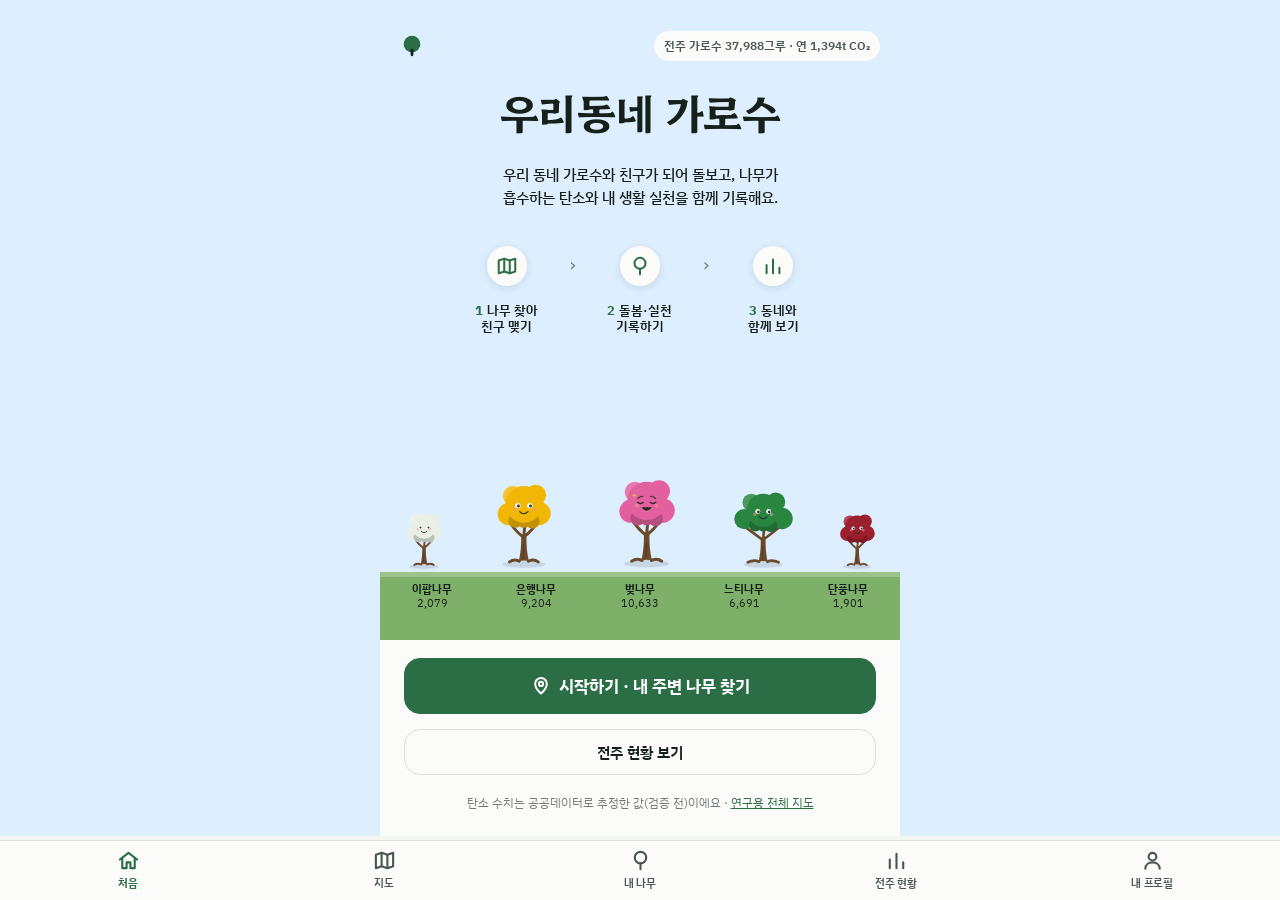
<file: docs/index.html>
<!doctype html>
<html lang="ko">
<head>
<meta charset="utf-8">
<meta name="viewport" content="width=device-width, initial-scale=1, viewport-fit=cover">
<title>우리동네가로수</title>
<meta name="description" content="전주 가로수와 친구가 되어 돌보고, 나무의 탄소 흡수와 나의 생활 실천 감축을 함께 기록하는 시민참여형 가로수 SNS">
<meta name="theme-color" content="#2b6d45">
<link rel="icon" href="data:image/svg+xml,%3Csvg xmlns='http://www.w3.org/2000/svg' viewBox='0 0 32 32'%3E%3Ccircle cx='16' cy='13' r='10' fill='%232b6d45'/%3E%3Crect x='14.5' y='20' width='3' height='9' rx='1' fill='%23185131'/%3E%3C/svg%3E">
<link rel="preconnect" href="https://fonts.googleapis.com">
<link rel="preconnect" href="https://fonts.gstatic.com" crossorigin>
<link rel="stylesheet" href="https://fonts.googleapis.com/css2?family=Hahmlet:wght@500;650&family=IBM+Plex+Sans+KR:wght@400;500;600&family=IBM+Plex+Mono:wght@400;500&display=swap">
<link rel="stylesheet" href="styles.css">
<link rel="stylesheet" href="home.css">
<link rel="stylesheet" href="design.css">
<link rel="stylesheet" href="search.css">
<link rel="stylesheet" href="register.css">
<link rel="stylesheet" href="camera.css">
<link rel="stylesheet" href="records.css">
<link rel="stylesheet" href="guide.css">
</head>
<body class="app intro-mode">
<header class="topbar" id="topbar">
  <button type="button" class="back-btn" id="backBtn" aria-label="뒤로 가기">‹ <span>뒤로</span></button>
  <span class="topbar-title" id="topbarTitle"></span>
  <span class="topbar-end" aria-hidden="true"></span>
</header>
<main id="main">
  <section id="s-intro" class="screen" aria-label="시작 화면">
    <div class="intro-inner"><h1 class="intro-title">우리동네<br>가로수</h1><p class="intro-lede">불러오는 중…</p></div>
  </section>
  <section id="s-city" class="screen" hidden aria-label="전주 가로수 현황"></section>
  <section id="s-map" class="screen map-screen" hidden aria-label="지도에서 가로수 찾기"></section>
  <section id="s-sns" class="screen" hidden aria-label="내 나무"></section>
  <section id="s-profile" class="screen" hidden aria-label="내 프로필"></section>
  <section id="s-tree" class="screen" hidden aria-label="나무 프로필"></section>
  <section id="s-chat" class="screen" hidden aria-label="나무와 대화"></section>
  <section id="s-group" class="screen" hidden aria-label="공동보호자 대화"></section>
  <section id="s-photo" class="screen" hidden aria-label="실제 나무 사진과 캐릭터"></section>
  <section id="s-ar" class="screen" hidden aria-label="AR 보기"></section>
</main>

<nav class="tabbar" aria-label="화면">
  <a href="#intro" data-screen="intro" aria-current="false"><svg viewBox="0 0 24 24" fill="none" stroke="currentColor" stroke-width="2.2" stroke-linecap="round" stroke-linejoin="round" aria-hidden="true"><path d="M3 11l9-7 9 7"/><path d="M5.5 9.5V20h4.5v-6h4v6h4.5V9.5"/></svg>처음</a>
  <a href="#map" data-screen="map" aria-current="false"><svg viewBox="0 0 24 24" fill="none" stroke="currentColor" stroke-width="2.2" stroke-linejoin="round" aria-hidden="true"><path d="M3 6l6-2 6 2 6-2v14l-6 2-6-2-6 2z"/><path d="M9 4v14M15 6v14"/></svg>지도</a>
  <a href="#sns" data-screen="sns" aria-current="false"><svg viewBox="0 0 24 24" fill="none" stroke="currentColor" stroke-width="2.2" stroke-linecap="round" aria-hidden="true"><circle cx="12" cy="9" r="6"/><path d="M12 15v6"/></svg>내 나무</a>
  <a href="#city" data-screen="city" aria-current="false"><svg viewBox="0 0 24 24" fill="none" stroke="currentColor" stroke-width="2.2" stroke-linecap="round" aria-hidden="true"><path d="M5 20V11M12 20V5M19 20v-6"/></svg>전주 현황</a>
  <a href="#profile" data-screen="profile" aria-current="false"><svg viewBox="0 0 24 24" fill="none" stroke="currentColor" stroke-width="2.2" stroke-linecap="round" aria-hidden="true"><circle cx="12" cy="8" r="4"/><path d="M4.5 20.5c0-4.1 3.4-6.5 7.5-6.5s7.5 2.4 7.5 6.5"/></svg>내 프로필</a>
</nav>
<div id="toast" role="status" hidden></div>

<script type="importmap">
{ "imports": {
    "three": "https://unpkg.com/three@0.186.1/build/three.module.js",
    "three/addons/": "https://unpkg.com/three@0.186.1/examples/jsm/"
} }
</script>
<script type="module" src="js/home.js"></script>
</body>
</html>
</file>
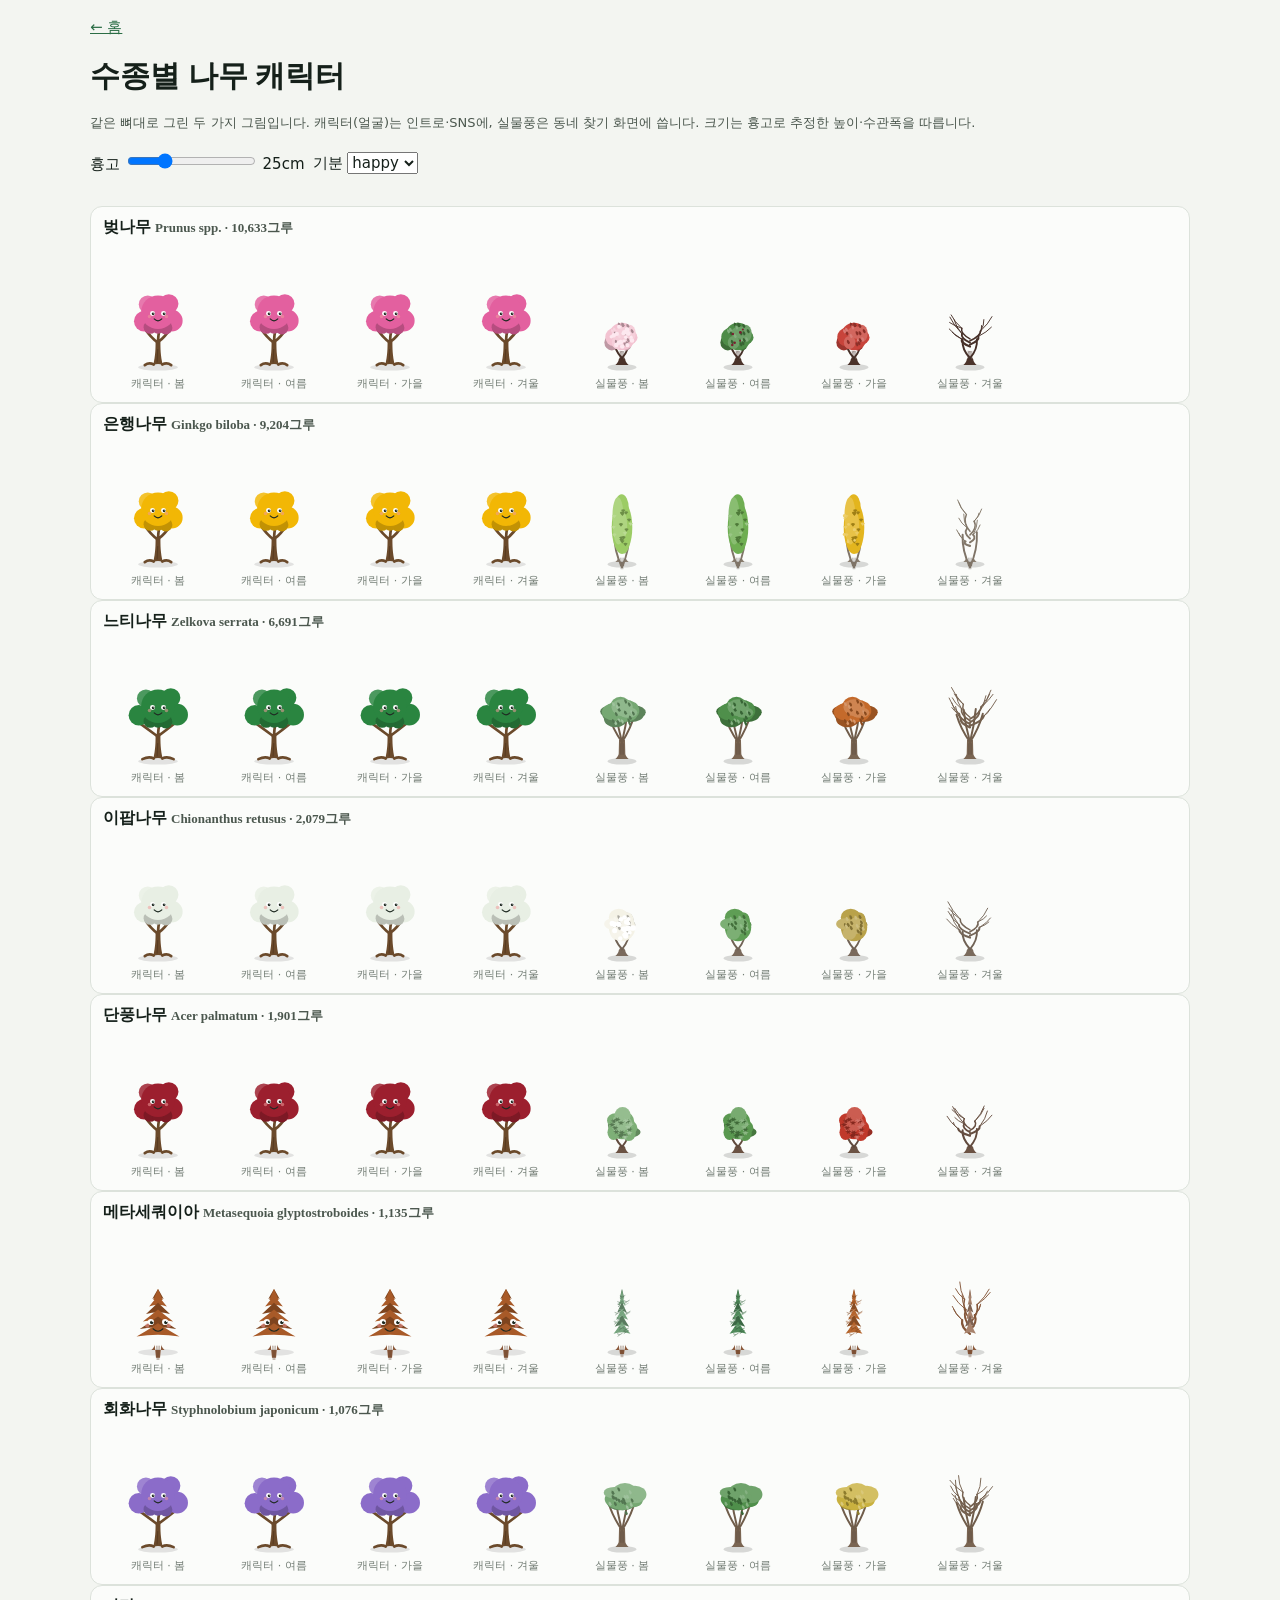
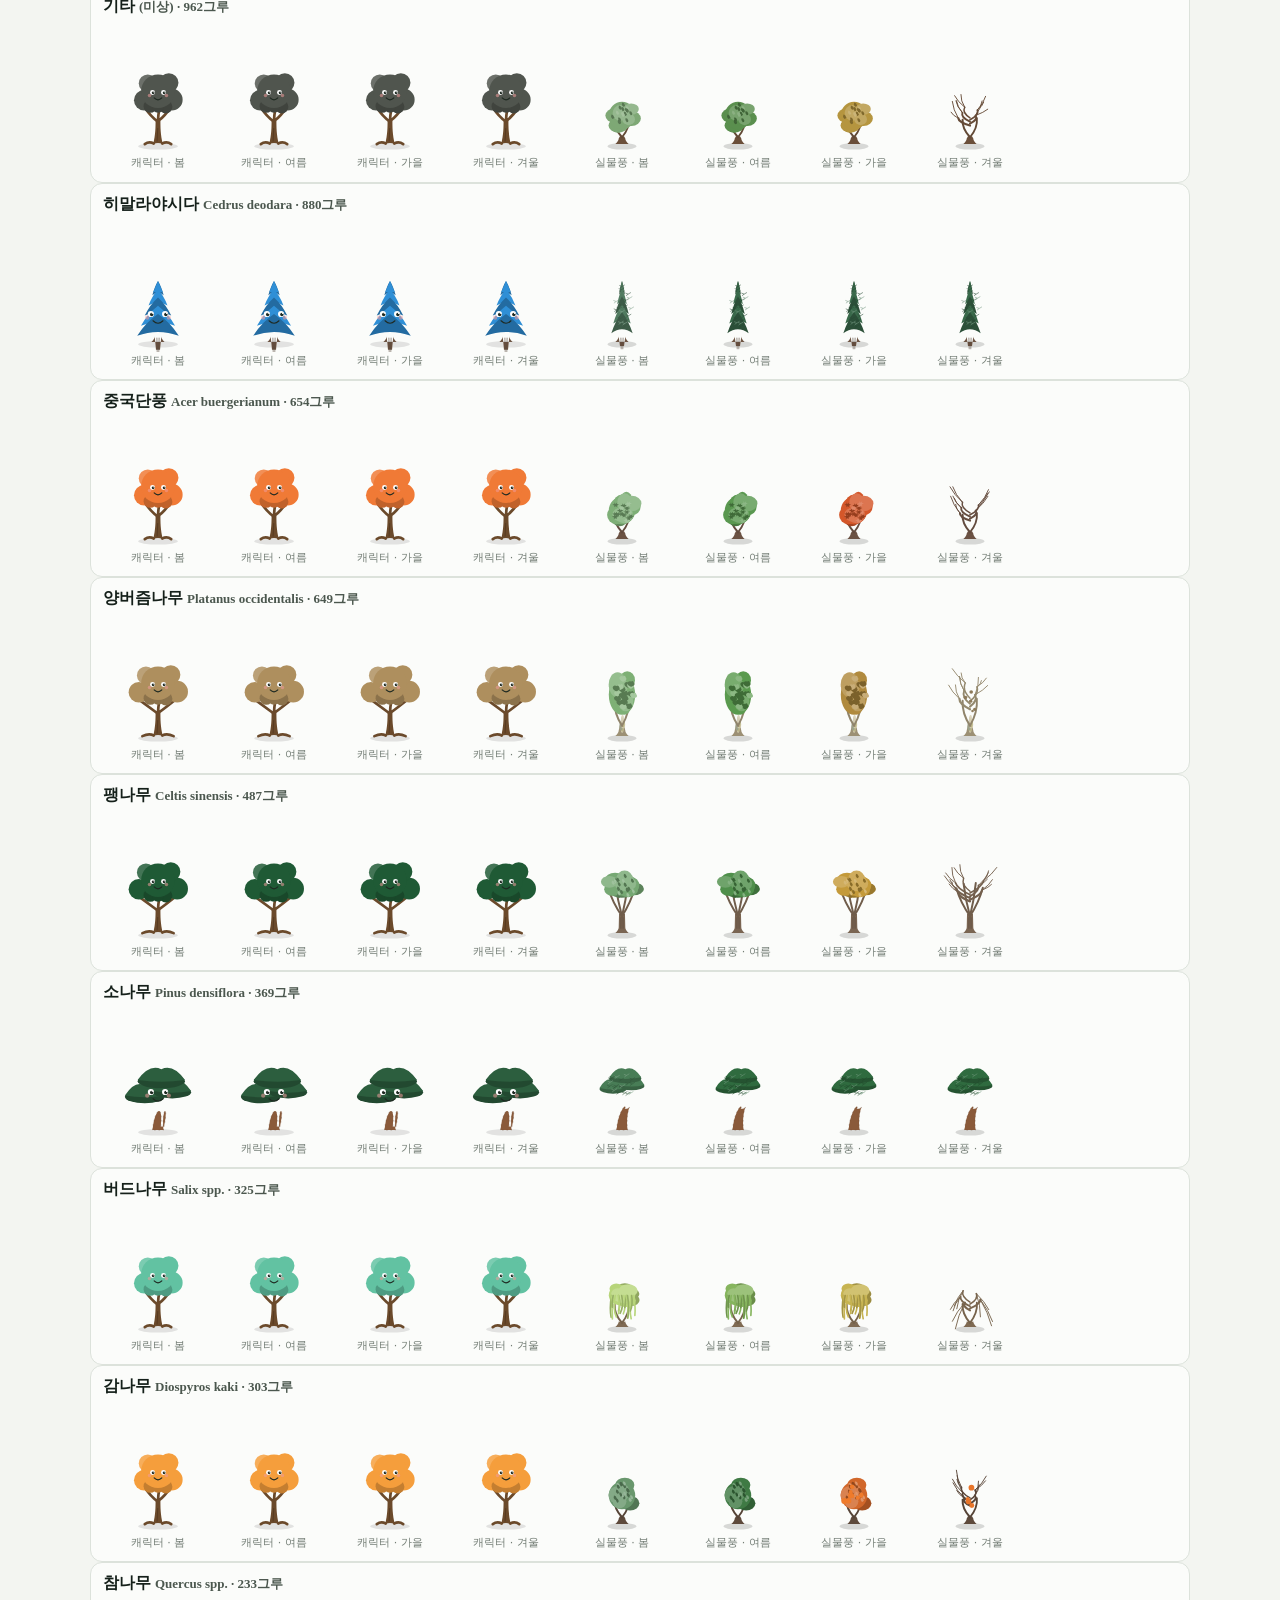
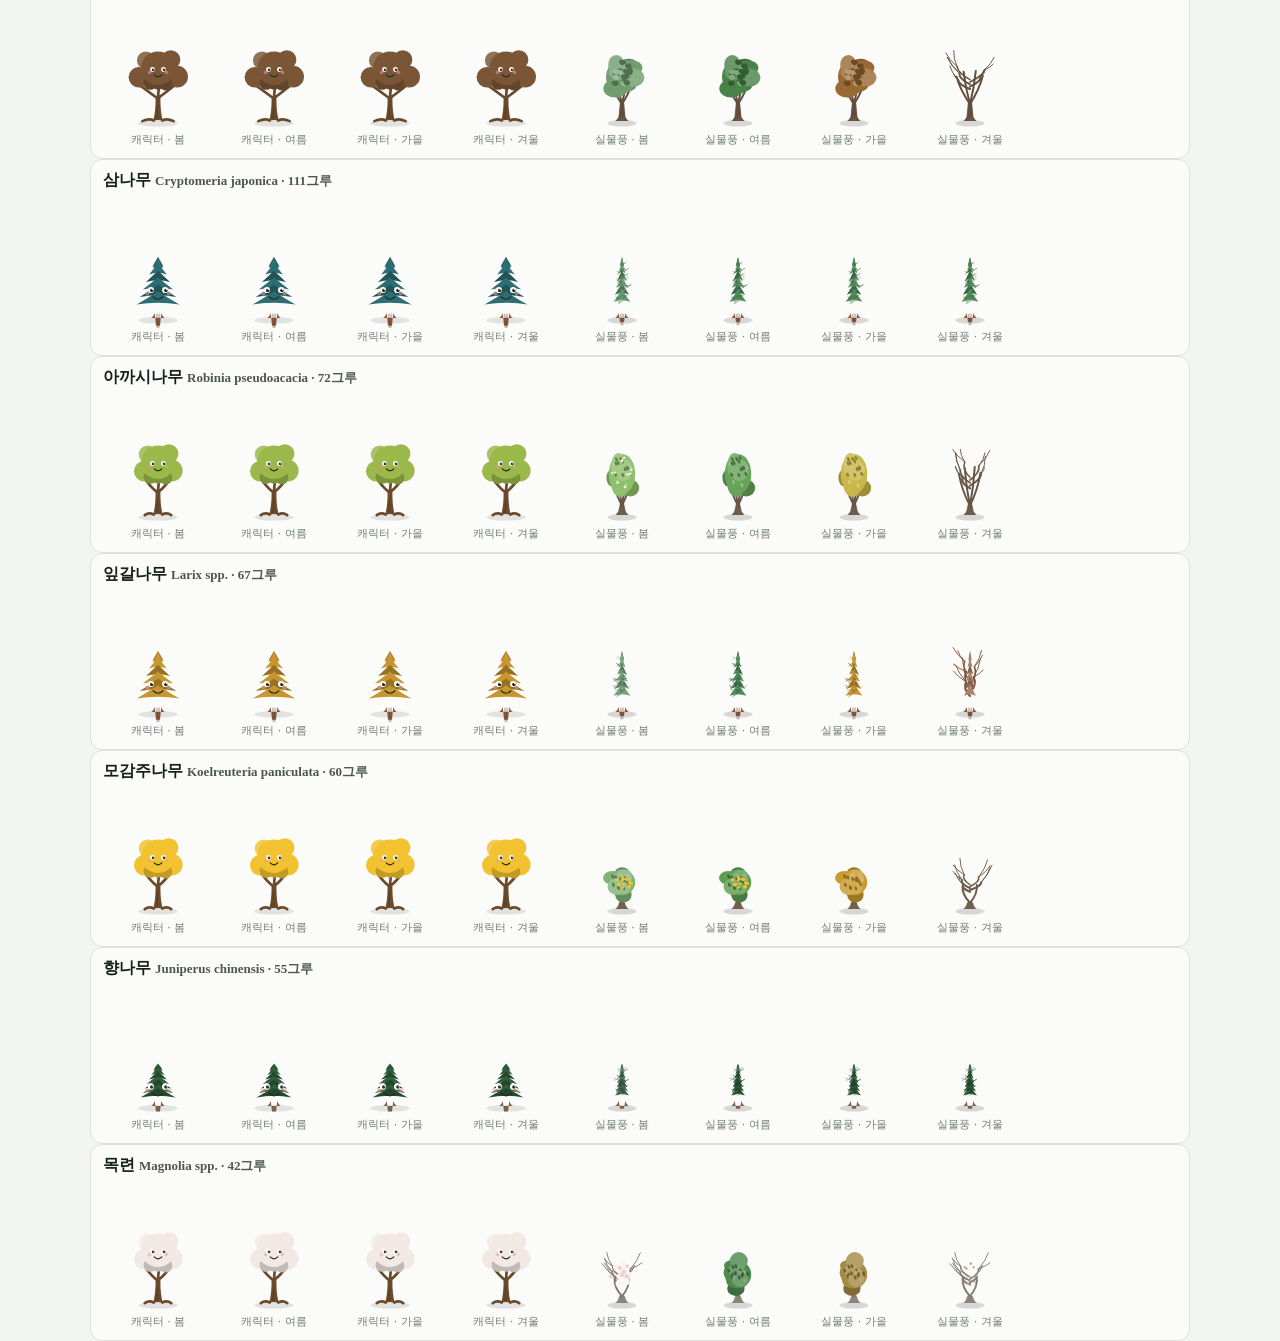
<file: docs/characters.html>
<!doctype html>
<html lang="ko">
<head>
<meta charset="utf-8">
<meta name="viewport" content="width=device-width, initial-scale=1">
<title>우리동네가로수 · 수종별 캐릭터</title>
<link rel="stylesheet" href="styles.css">
<link rel="stylesheet" href="home.css">
<style>
  body { display: block; padding: 16px; }
  .gal { display: grid; gap: 18px; max-width: 1100px; margin: 0 auto; }
  .sp { background: var(--surface); border: 1px solid var(--line); border-radius: 12px; padding: 10px 12px; }
  .sp h2 { font-size: 16px; margin-bottom: 6px; }
  .sp .rowx { display: flex; flex-wrap: wrap; gap: 6px; align-items: flex-end; }
  .sp figure { margin: 0; display: grid; justify-items: center; font-size: 11px; color: var(--muted); }
  .ctl { display: flex; gap: 8px; flex-wrap: wrap; align-items: center; margin-bottom: 12px; }
</style>
</head>
<body class="app">
<div class="gal">
  <div><a href="./">← 홈</a></div>
  <h1>수종별 나무 캐릭터</h1>
  <p class="small">같은 뼈대로 그린 두 가지 그림입니다. 캐릭터(얼굴)는 인트로·SNS에, 실물풍은 동네 찾기 화면에 씁니다. 크기는 흉고로 추정한 높이·수관폭을 따릅니다.</p>
  <div class="ctl">
    <label>흉고 <input id="dbh" type="range" min="5" max="80" value="25"> <output id="dbhOut">25</output>cm</label>
    <label>기분 <select id="mood"><option>happy</option><option>proud</option><option>thirsty</option><option>hot</option><option>cold</option><option>sleepy</option><option>sad</option></select></label>
  </div>
  <div id="list"></div>
</div>
<script type="module">
import { treeSVG } from "./js/characters.js";
const [S, F] = await Promise.all([fetch("data/summary.json").then(r => r.json()), fetch("data/tree_form.json").then(r => r.json())]);
const list = document.getElementById("list"), dbh = document.getElementById("dbh"), mood = document.getElementById("mood");
function render() {
  document.getElementById("dbhOut").textContent = dbh.value;
  list.replaceChildren(...S.species.map(s => {
    const info = S.species_info[s.species];
    const box = document.createElement("section"); box.className = "sp";
    box.innerHTML = `<h2>${s.species} <small class="small">${info.scientific_name} · ${s.count.toLocaleString("ko-KR")}그루</small></h2><div class="rowx"></div>`;
    const row = box.querySelector(".rowx");
    for (const style of ["character", "real"]) for (const season of ["spring", "summer", "autumn", "winter"]) {
      const f = document.createElement("figure");
      f.innerHTML = treeSVG({ species: s.species, info, dbh: Number(dbh.value), form: F, season, style, mood: mood.value, size: 110 }) + `<figcaption>${style === "real" ? "실물풍" : "캐릭터"} · ${{ spring: "봄", summer: "여름", autumn: "가을", winter: "겨울" }[season]}</figcaption>`;
      row.append(f);
    }
    return box;
  }));
}
dbh.addEventListener("input", render); mood.addEventListener("change", render);
render();
</script>
</body>
</html>
</file>
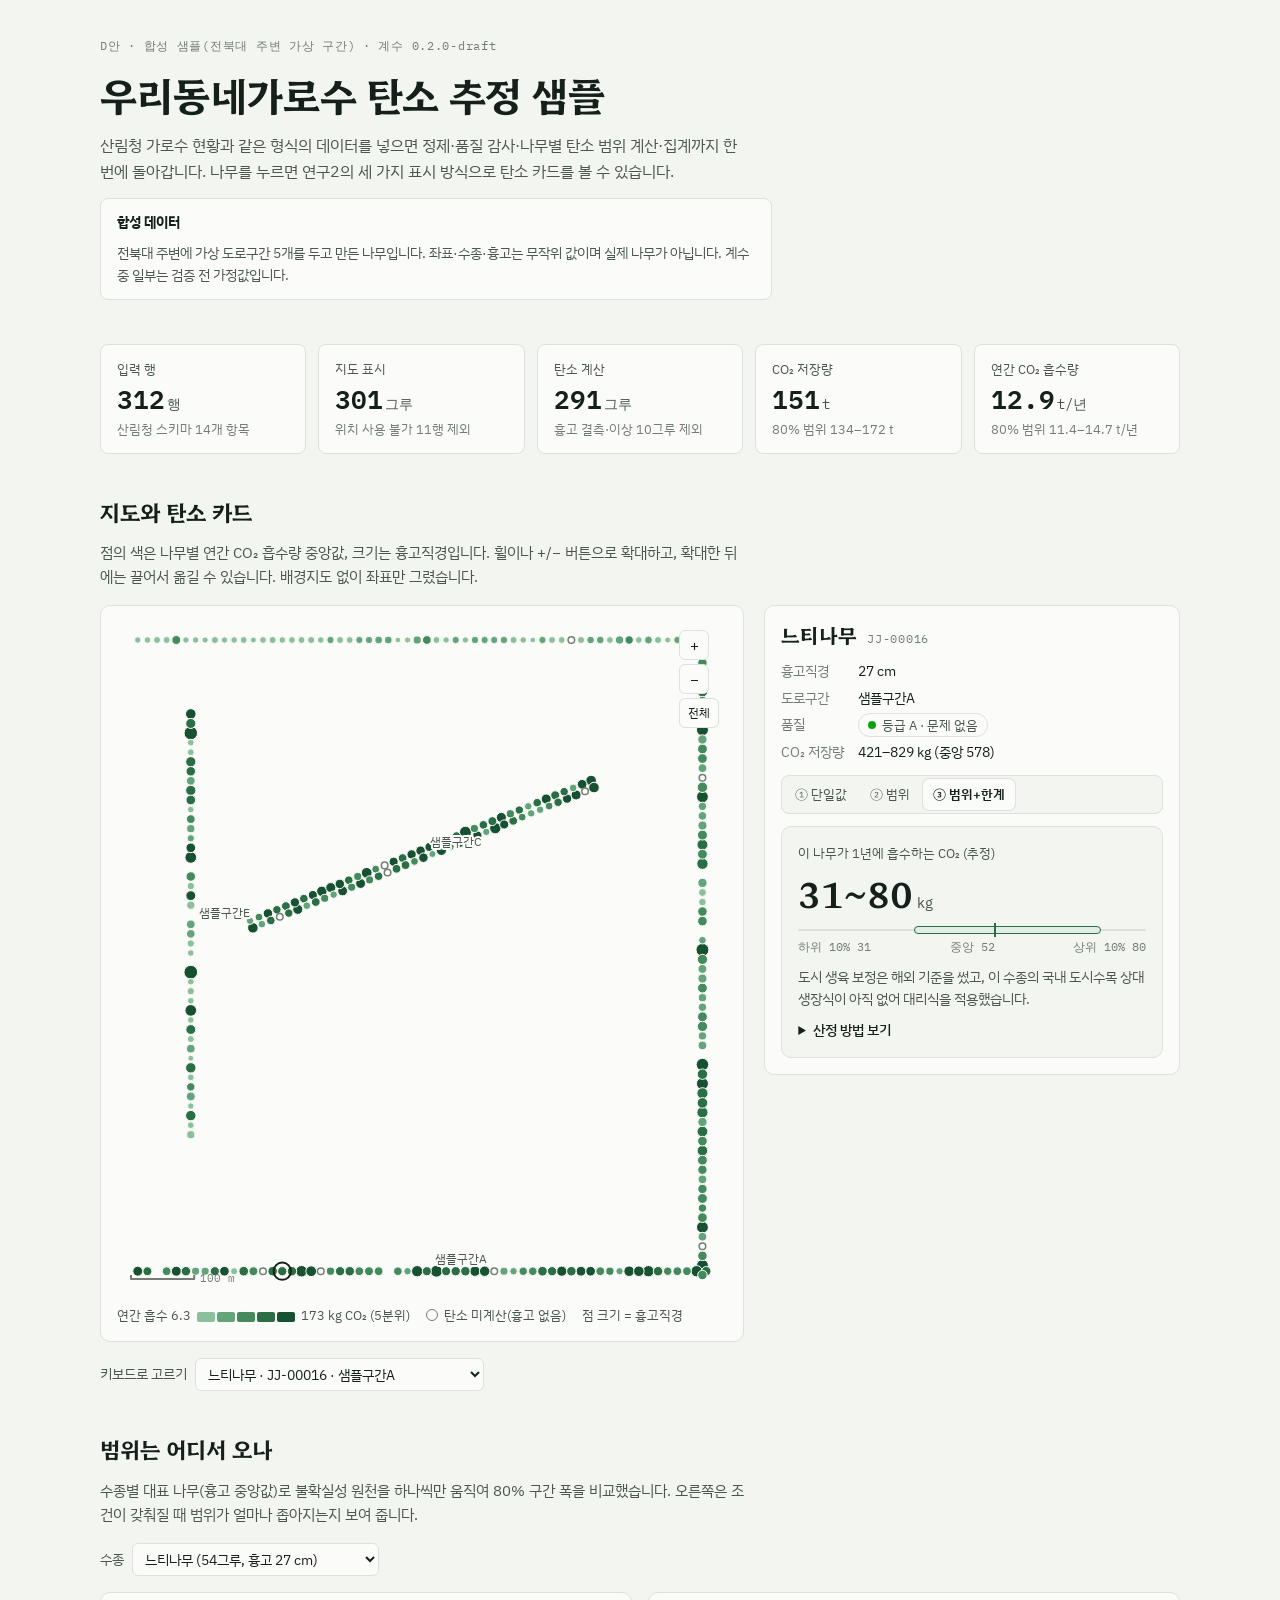
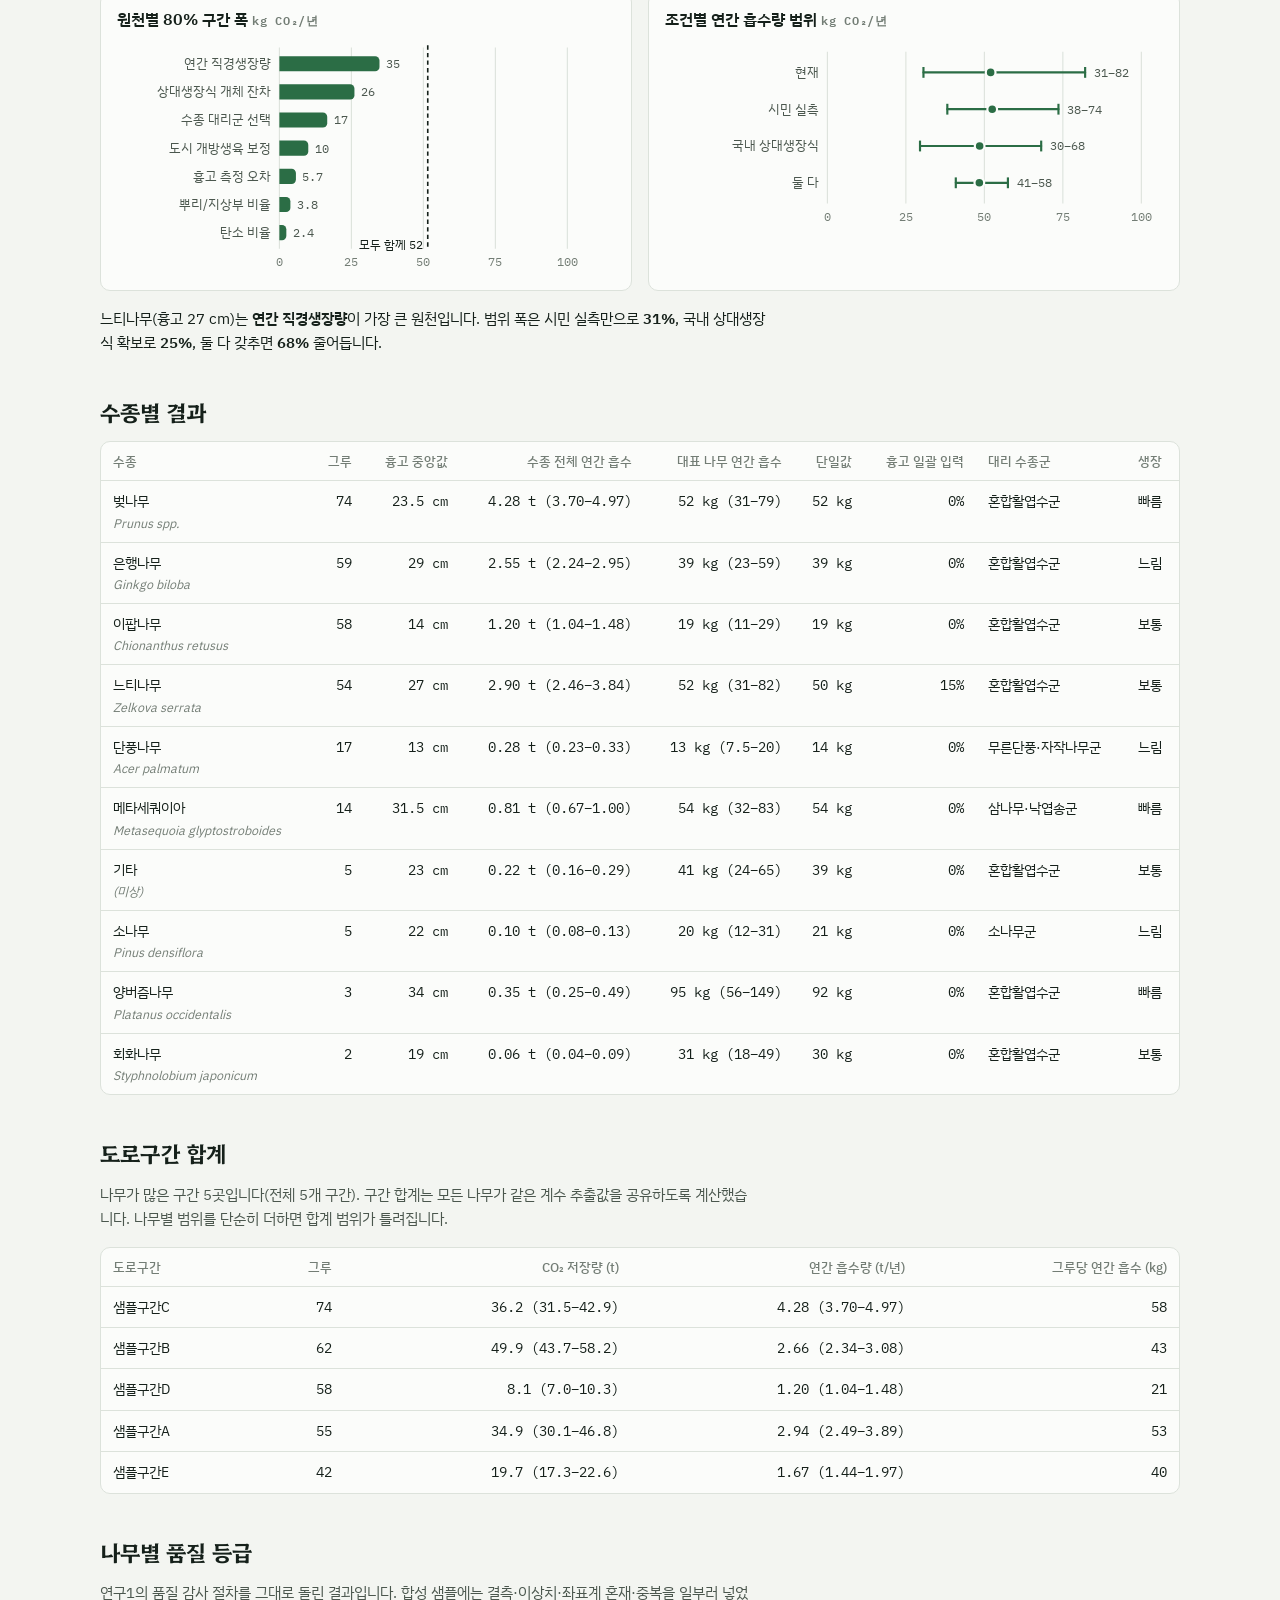
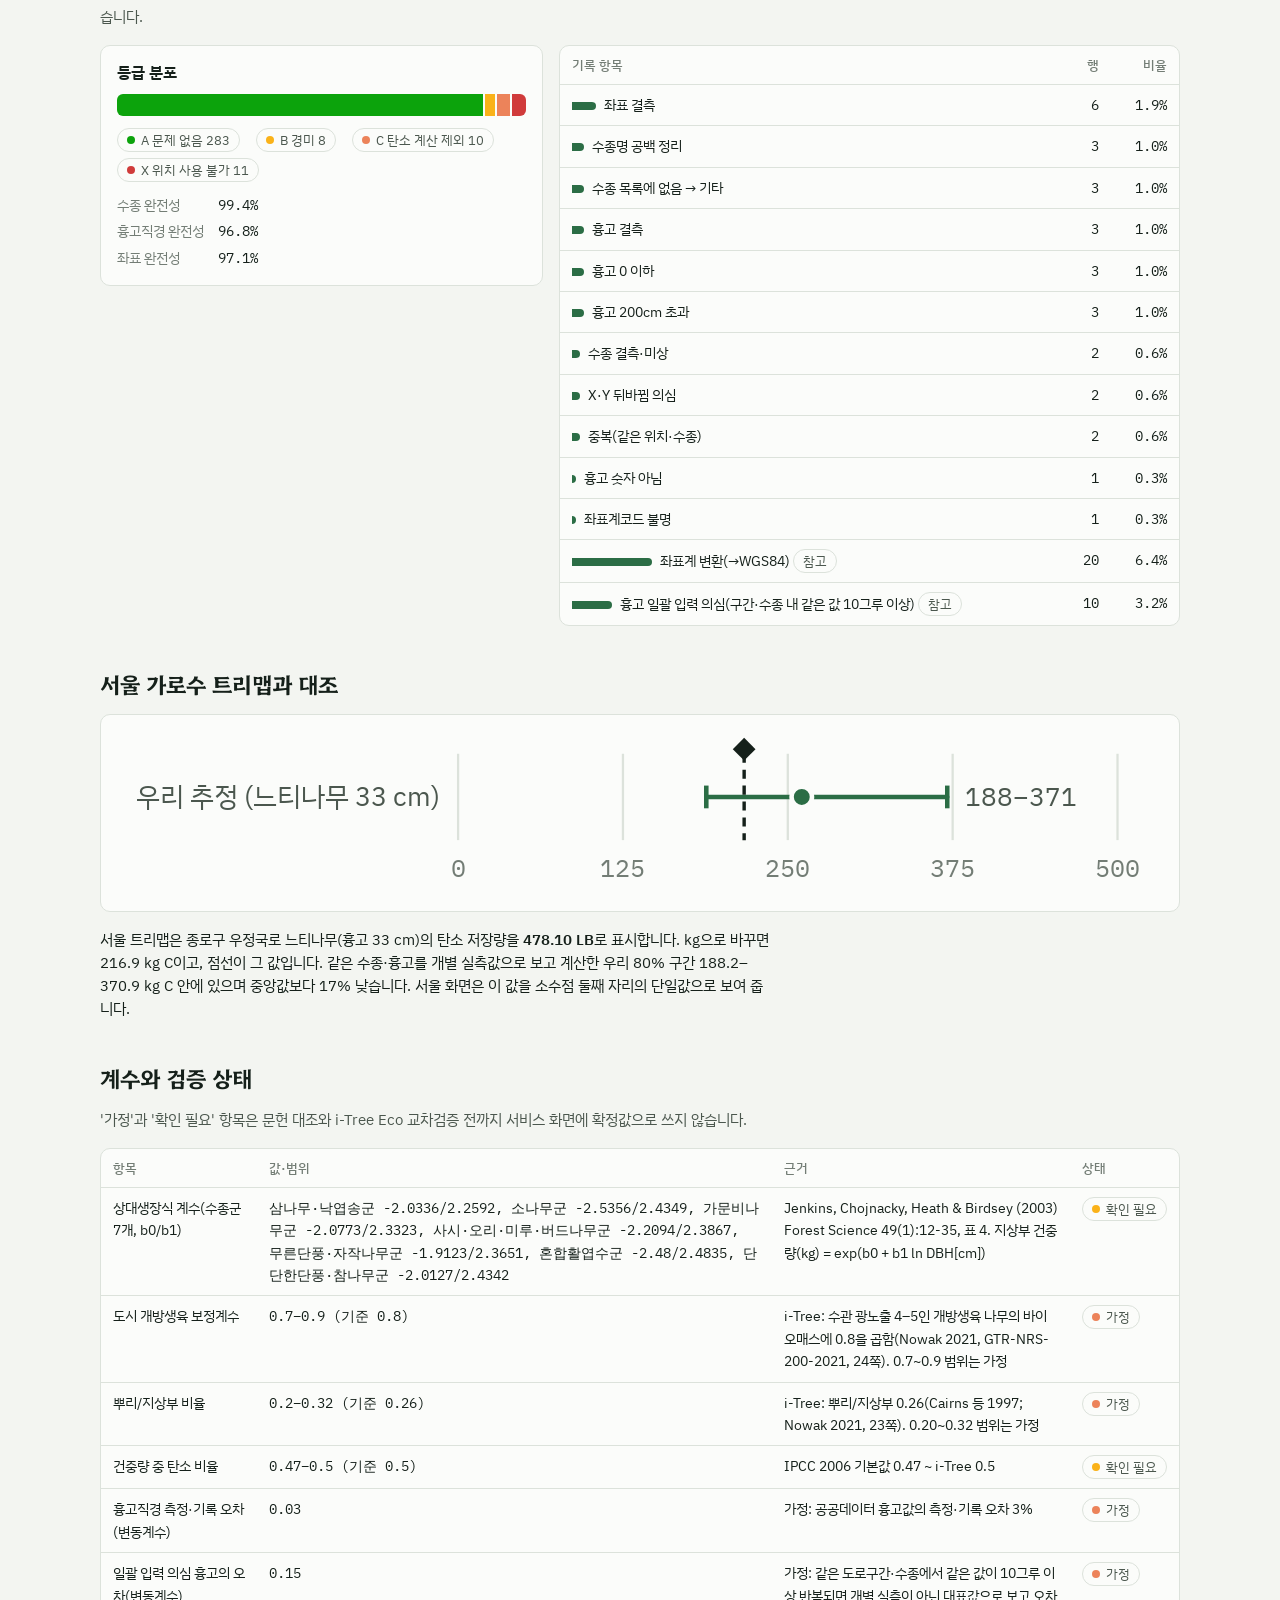
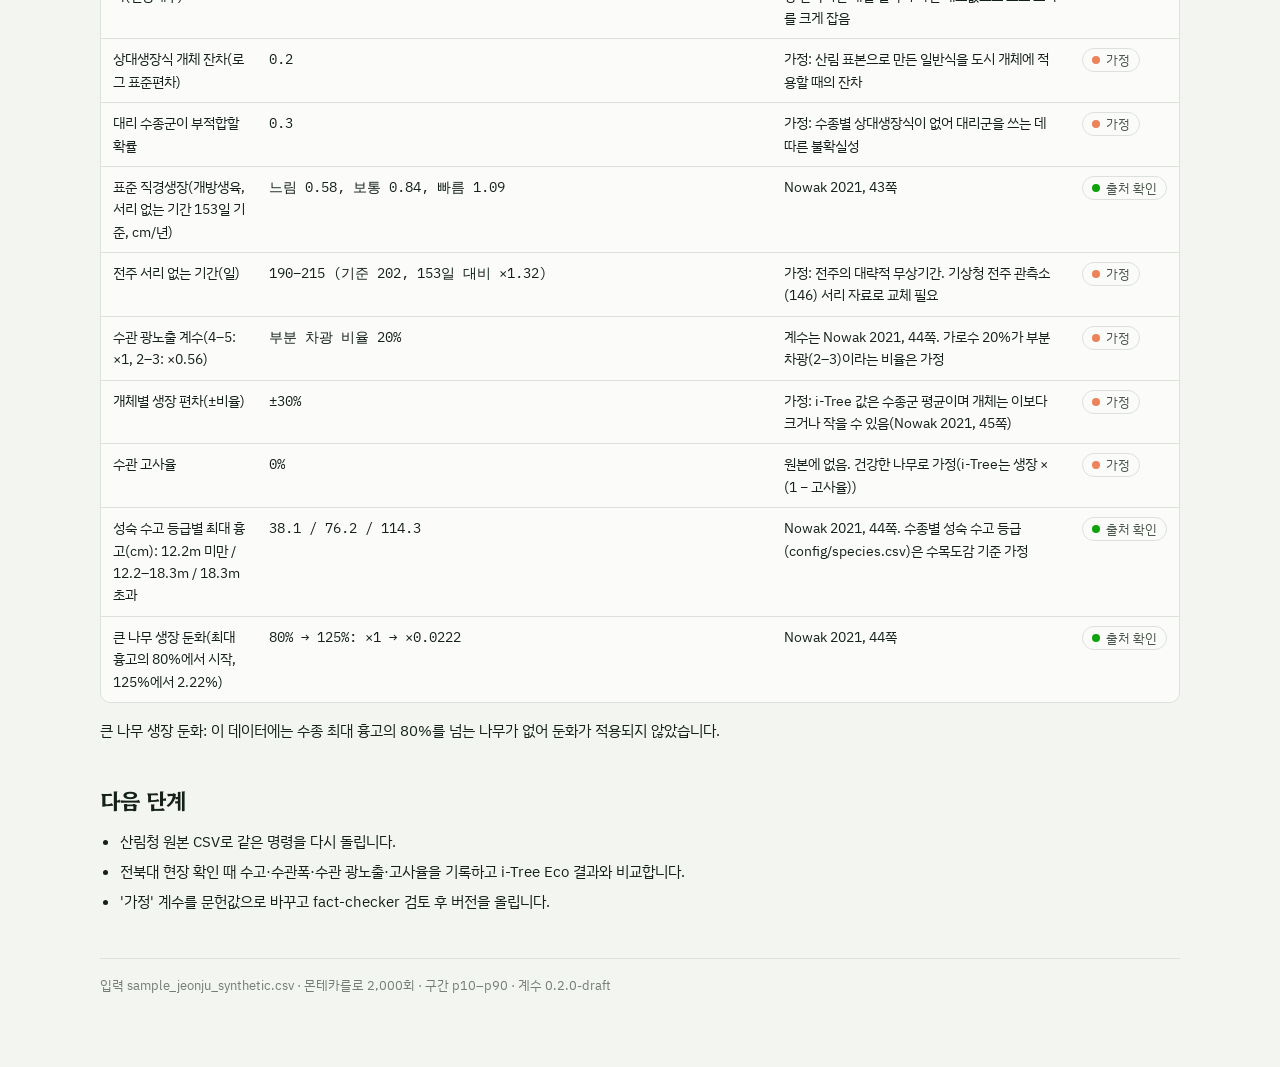
<file: docs/report/sample.html>
<!doctype html>
<html lang="ko">
<head>
<meta charset="utf-8">
<meta name="viewport" content="width=device-width, initial-scale=1, viewport-fit=cover">
<style>body{margin:0}[hidden]{display:none!important}</style>
</head>
<body>
<title>우리동네가로수 탄소 샘플</title>
<link rel="preconnect" href="https://fonts.googleapis.com">
<link rel="preconnect" href="https://fonts.gstatic.com" crossorigin>
<link rel="stylesheet" href="https://fonts.googleapis.com/css2?family=Hahmlet:wght@500;650&family=IBM+Plex+Sans+KR:wght@400;500;600&family=IBM+Plex+Mono:wght@400;500&display=swap">
<style>
/* 레이아웃: 현장 야장처럼 위에서 아래로 읽는 한 단 보고서. 지도와 나무 카드만 좌우 2단 */
:root {
  --bg: #f3f5f1;
  --surface: #fbfcfa;
  --ink: #15201a;
  --ink-2: #4b574e;
  --muted: #737d75;
  --line: #dce2db;
  --accent: #2b6d45;
  --accent-soft: #e2ede5;
  --seq-1: #8cbf9c; --seq-2: #63a47a; --seq-3: #448a5c; --seq-4: #2b6d45; --seq-5: #185131;
  --good: #0ca30c; --warning: #fab219; --serious: #ec835a; --critical: #d03b3b;
  --ring: rgba(21, 32, 26, 0.10);
  --font-display: "Hahmlet", "IBM Plex Sans KR", "Apple SD Gothic Neo", serif;
  --font-body: "IBM Plex Sans KR", "Apple SD Gothic Neo", "Malgun Gothic", system-ui, sans-serif;
  --font-num: "IBM Plex Mono", ui-monospace, "SFMono-Regular", Consolas, monospace;
}
@media (prefers-color-scheme: dark) {
  :root:not([data-theme="light"]) {
    --bg: #0f1310; --surface: #161b17; --ink: #e9eee8; --ink-2: #aeb8af; --muted: #858f87;
    --line: #28312b; --accent: #74c68e; --accent-soft: #1c2a21;
    --seq-1: #2f5c3e; --seq-2: #3b7d50; --seq-3: #4ea267; --seq-4: #74c68e; --seq-5: #aee6bd;
    --ring: rgba(255, 255, 255, 0.10);
    color-scheme: dark;
  }
}
:root[data-theme="dark"] {
  --bg: #0f1310; --surface: #161b17; --ink: #e9eee8; --ink-2: #aeb8af; --muted: #858f87;
  --line: #28312b; --accent: #74c68e; --accent-soft: #1c2a21;
  --seq-1: #2f5c3e; --seq-2: #3b7d50; --seq-3: #4ea267; --seq-4: #74c68e; --seq-5: #aee6bd;
  --ring: rgba(255, 255, 255, 0.10);
  color-scheme: dark;
}

* { box-sizing: border-box; }
body { background: var(--bg); color: var(--ink); font-family: var(--font-body); font-size: 15px; line-height: 1.6; }
.wrap { max-width: 1120px; margin: 0 auto; padding-inline: 20px; padding-block: 36px 72px; display: grid; gap: 44px; }
h1, h2, h3 { font-family: var(--font-display); font-weight: 650; text-wrap: balance; margin: 0; line-height: 1.25; }
h1 { font-size: clamp(28px, 4.4vw, 40px); letter-spacing: -0.01em; }
h2 { font-size: 22px; }
h3 { font-size: 16px; font-family: var(--font-body); font-weight: 600; }
p { margin: 0; }
.num { font-family: var(--font-num); font-variant-numeric: tabular-nums; }
.eyebrow { font-family: var(--font-num); font-size: 12px; letter-spacing: 0.06em; color: var(--muted); }
.lede { max-width: 65ch; color: var(--ink-2); font-size: 16px; }
.desc { max-width: 72ch; color: var(--ink-2); }
section { display: grid; gap: 16px; min-width: 0; }
.head { display: grid; gap: 14px; }
.notice { display: flex; flex-wrap: wrap; gap: 8px 16px; align-items: baseline; border: 1px solid var(--line); background: var(--surface); border-radius: 8px; padding: 12px 16px; max-width: 84ch; color: var(--ink-2); font-size: 14px; }
.notice strong { color: var(--ink); }

.kpis { display: grid; grid-template-columns: repeat(auto-fit, minmax(190px, 1fr)); gap: 12px; }
.kpi { background: var(--surface); border: 1px solid var(--line); border-radius: 8px; padding: 14px 16px; display: grid; gap: 4px; align-content: start; }
.kpi .label { font-size: 13px; color: var(--ink-2); }
.kpi .value { font-size: 26px; font-weight: 600; line-height: 1.2; }
.kpi .value small { font-size: 14px; font-weight: 400; color: var(--ink-2); margin-left: 2px; }
.kpi .sub { font-size: 12.5px; color: var(--muted); }

.findings { display: grid; grid-template-columns: repeat(auto-fit, minmax(300px, 1fr)); gap: 12px; }
.finding { background: var(--surface); border: 1px solid var(--line); border-radius: 8px; padding: 14px 16px; display: grid; gap: 6px; align-content: start; min-width: 0; }
.finding .fig { font-family: var(--font-num); font-size: 22px; font-weight: 500; line-height: 1.2; }
.finding .what { font-weight: 600; font-size: 14.5px; }
.finding p { font-size: 13.5px; color: var(--ink-2); }

.split { display: grid; grid-template-columns: minmax(0, 1.55fr) minmax(0, 1fr); gap: 20px; align-items: start; }
@media (max-width: 880px) { .split { grid-template-columns: minmax(0, 1fr); } }
.panel { background: var(--surface); border: 1px solid var(--line); border-radius: 10px; padding: 16px; min-width: 0; display: grid; gap: 12px; align-content: start; }
.mapbox { position: relative; touch-action: none; }
.mapbox canvas { display: block; width: 100%; border-radius: 6px; cursor: crosshair; }
.maptools { position: absolute; top: 8px; right: 8px; display: grid; gap: 4px; }
.maptools button { font: inherit; font-size: 15px; line-height: 1; width: 30px; height: 30px; border: 1px solid var(--line); border-radius: 6px; background: var(--surface); color: var(--ink); cursor: pointer; }
.maptools button.wide { width: auto; padding: 0 8px; font-size: 12px; }
.maptools button:focus-visible { outline: 2px solid var(--accent); outline-offset: 2px; }
.legend { display: flex; flex-wrap: wrap; gap: 6px 16px; font-size: 12.5px; color: var(--ink-2); align-items: center; }
.legend .sw { display: inline-block; width: 12px; height: 12px; border-radius: 50%; vertical-align: -1px; margin-right: 6px; }
.legend .ramp { display: inline-flex; gap: 2px; margin: 0 6px; vertical-align: -2px; }
.legend .ramp i { width: 18px; height: 10px; border-radius: 2px; display: block; }
.tip { position: absolute; pointer-events: none; background: var(--surface); color: var(--ink); border: 1px solid var(--line); box-shadow: 0 4px 16px var(--ring); border-radius: 6px; padding: 8px 10px; font-size: 12.5px; line-height: 1.45; max-width: 240px; }

.tree-title { display: flex; flex-wrap: wrap; gap: 4px 10px; align-items: baseline; }
.tree-title h3 { font-family: var(--font-display); font-size: 20px; font-weight: 650; }
.meta { display: grid; grid-template-columns: max-content minmax(0, 1fr); gap: 4px 14px; font-size: 14px; margin: 0; }
.meta dt { color: var(--muted); }
.meta dd { margin: 0; min-width: 0; }
.chip { display: inline-flex; align-items: center; gap: 6px; font-size: 12.5px; border: 1px solid var(--line); border-radius: 999px; padding: 1px 9px; color: var(--ink-2); background: var(--surface); white-space: nowrap; }
.chip .dot { width: 8px; height: 8px; border-radius: 50%; background: var(--muted); }

.seg { display: inline-flex; border: 1px solid var(--line); border-radius: 8px; padding: 3px; gap: 3px; background: var(--bg); flex-wrap: wrap; }
.seg button { font: inherit; font-size: 13px; border: 0; background: transparent; color: var(--ink-2); padding: 5px 10px; border-radius: 6px; cursor: pointer; }
.seg button[aria-pressed="true"] { background: var(--surface); color: var(--ink); box-shadow: 0 0 0 1px var(--line); font-weight: 600; }
.seg button:focus-visible, select:focus-visible, summary:focus-visible { outline: 2px solid var(--accent); outline-offset: 2px; }

.card { border: 1px solid var(--line); border-radius: 10px; padding: 16px; display: grid; gap: 10px; background: var(--bg); }
.card .k { font-size: 13px; color: var(--ink-2); }
.card .big { font-family: var(--font-display); font-size: 34px; font-weight: 650; line-height: 1.15; }
.card .big small { font-family: var(--font-body); font-size: 15px; font-weight: 400; color: var(--ink-2); margin-left: 4px; }
.card .limit { font-size: 13.5px; color: var(--ink-2); }
.track { position: relative; height: 14px; }
.track .rail { position: absolute; left: 0; right: 0; top: 6px; height: 2px; background: var(--line); border-radius: 2px; }
.track .band { position: absolute; top: 3px; height: 8px; background: var(--accent-soft); border: 1px solid var(--accent); border-radius: 4px; }
.track .mid { position: absolute; top: 0; width: 2px; height: 14px; background: var(--accent); }
.track-labels { display: flex; justify-content: space-between; gap: 8px; font-size: 12px; color: var(--muted); }
details { font-size: 13.5px; color: var(--ink-2); }
details summary { cursor: pointer; color: var(--ink); font-weight: 500; }
details ol { margin: 8px 0 0; padding-left: 20px; display: grid; gap: 4px; }
.empty { color: var(--ink-2); font-size: 14px; }

.controls { display: flex; flex-wrap: wrap; gap: 10px 16px; align-items: center; }
select { font: inherit; font-size: 14px; color: var(--ink); background: var(--surface); border: 1px solid var(--line); border-radius: 6px; padding: 5px 8px; max-width: 100%; }
label.inline { display: inline-flex; flex-wrap: wrap; gap: 8px; align-items: center; font-size: 14px; color: var(--ink-2); }
.charts { display: grid; grid-template-columns: repeat(auto-fit, minmax(300px, 1fr)); gap: 16px; }
.chart svg { display: block; width: 100%; height: auto; overflow: visible; }
.callout { font-size: 14.5px; max-width: 75ch; }
.callout b { font-weight: 600; }

.tablebox { overflow-x: auto; border: 1px solid var(--line); border-radius: 10px; background: var(--surface); }
table { border-collapse: collapse; width: 100%; font-size: 14px; }
th, td { text-align: left; padding: 9px 12px; border-bottom: 1px solid var(--line); vertical-align: top; }
th { font-size: 12.5px; font-weight: 500; color: var(--muted); white-space: nowrap; }
tr:last-child td { border-bottom: 0; }
td.r, th.r { text-align: right; white-space: nowrap; }
td .sci { font-style: italic; color: var(--muted); font-size: 12.5px; }
td .sub { color: var(--muted); font-size: 12.5px; }
.bar-inline { display: inline-block; height: 8px; border-radius: 0 4px 4px 0; background: var(--accent); vertical-align: 0; margin-right: 8px; }
.grades { display: flex; height: 22px; gap: 2px; border-radius: 6px; overflow: hidden; }
.grades div { min-width: 3px; }
.cols { display: grid; grid-template-columns: minmax(0, 1fr) minmax(0, 1.4fr); gap: 16px; align-items: start; }
@media (max-width: 820px) { .cols { grid-template-columns: minmax(0, 1fr); } }
ul.steps { margin: 0; padding-left: 20px; display: grid; gap: 6px; max-width: 78ch; }
footer { color: var(--muted); font-size: 12.5px; border-top: 1px solid var(--line); padding-top: 16px; }
</style>

<div class="wrap">
  <header class="head">
    <div class="eyebrow" id="eyebrow"></div>
    <h1 id="h1"></h1>
    <p class="lede" id="lede"></p>
    <div class="notice" id="notice"></div>
  </header>

  <section aria-label="요약">
    <div class="kpis" id="kpis"></div>
  </section>

  <section id="findingsSec" hidden>
    <h2>원본 데이터에서 확인한 것</h2>
    <p class="desc">탄소 계산 전에 원본 자체를 감사한 결과입니다. 연구1(공공데이터 품질 감사)의 첫 결과물로 쓸 수 있습니다.</p>
    <div class="findings" id="findings"></div>
    <div class="panel chart" id="digitPanel"><h3>흉고직경 끝자리 분포 <span class="eyebrow">비율</span></h3><div id="digits"></div><p class="desc" id="digitNote"></p></div>
  </section>

  <section>
    <h2>지도와 탄소 카드</h2>
    <p class="desc" id="mapDesc"></p>
    <div class="split">
      <div class="panel">
        <div class="mapbox" id="mapbox">
          <canvas id="map" role="img" aria-label="가로수 위치 지도. 점 색은 연간 CO2 흡수량, 크기는 흉고직경"></canvas>
          <div class="maptools"><button type="button" id="zin" aria-label="확대">+</button><button type="button" id="zout" aria-label="축소">−</button><button type="button" class="wide" id="zreset">전체</button></div>
          <div class="tip" id="tip" hidden></div>
        </div>
        <div class="legend" id="legend"></div>
      </div>
      <div class="panel" id="treePanel" aria-live="polite"></div>
    </div>
    <div class="controls">
      <label class="inline" for="pick">키보드로 고르기 <select id="pick"></select></label>
    </div>
  </section>

  <section>
    <h2>범위는 어디서 오나</h2>
    <p class="desc">수종별 대표 나무(흉고 중앙값)로 불확실성 원천을 하나씩만 움직여 80% 구간 폭을 비교했습니다. 오른쪽은 조건이 갖춰질 때 범위가 얼마나 좁아지는지 보여 줍니다.</p>
    <div class="controls"><label class="inline" for="spSel">수종 <select id="spSel"></select></label></div>
    <div class="charts">
      <div class="panel chart"><h3>원천별 80% 구간 폭 <span class="eyebrow">kg CO₂/년</span></h3><div id="contrib"></div></div>
      <div class="panel chart"><h3>조건별 연간 흡수량 범위 <span class="eyebrow">kg CO₂/년</span></h3><div id="scen"></div></div>
    </div>
    <p class="callout" id="insight"></p>
  </section>

  <section>
    <h2>수종별 결과</h2>
    <div class="tablebox"><table id="spTable"></table></div>
  </section>

  <section>
    <h2>도로구간 합계</h2>
    <p class="desc" id="roadDesc"></p>
    <div class="tablebox"><table id="roadTable"></table></div>
  </section>

  <section>
    <h2>나무별 품질 등급</h2>
    <p class="desc" id="qualityDesc"></p>
    <div class="cols">
      <div class="panel">
        <h3>등급 분포</h3>
        <div class="grades" id="gradeBar" role="img" aria-label="품질 등급 분포"></div>
        <div class="legend" id="gradeLegend"></div>
        <dl class="meta" id="completeness"></dl>
      </div>
      <div class="tablebox"><table id="issueTable"></table></div>
    </div>
  </section>

  <section>
    <h2>서울 가로수 트리맵과 대조</h2>
    <div class="panel chart"><div id="seoul"></div></div>
    <p class="callout" id="seoulText"></p>
  </section>

  <section>
    <h2>계수와 검증 상태</h2>
    <p class="desc">'가정'과 '확인 필요' 항목은 문헌 대조와 i-Tree Eco 교차검증 전까지 서비스 화면에 확정값으로 쓰지 않습니다.</p>
    <div class="tablebox"><table id="paramTable"></table></div>
    <p class="callout" id="modelNote"></p>
  </section>

  <section>
    <h2>다음 단계</h2>
    <ul class="steps" id="steps"></ul>
  </section>

  <footer id="foot"></footer>
</div>

<script type="application/json" id="data">{"result":{"meta":{"input":"sample_jeonju_synthetic.csv","kind":"sample","label":"합성 샘플(전북대 주변 가상 구간)","param_version":"0.2.0-draft","n_draws":2000,"interval":[10,50,90],"reported_total":null},"extraction":null,"model_notes":{"large_tree":{"threshold_cm":60.0,"count":0,"share_trees":0.0,"share_seq_p50":0.0},"size_decline":{"slowed_trees":0,"slowed_share":0.0,"slowed_seq_before_t":0.0,"slowed_seq_after_t":0.0,"total_seq_before_t":12.39,"total_seq_after_t":12.39,"by_species":[]}},"quality":{"rows":312,"grades":{"A":283,"B":8,"C":10,"X":11},"issues":[{"code":"species_alias","label":"수종명 공백 정리","count":3,"share":0.0096,"info_only":false},{"code":"species_unmapped","label":"수종 목록에 없음 → 기타","count":3,"share":0.0096,"info_only":false},{"code":"species_missing","label":"수종 결측·미상","count":2,"share":0.0064,"info_only":false},{"code":"dbh_missing","label":"흉고 결측","count":3,"share":0.0096,"info_only":false},{"code":"dbh_non_numeric","label":"흉고 숫자 아님","count":1,"share":0.0032,"info_only":false},{"code":"dbh_nonpositive","label":"흉고 0 이하","count":3,"share":0.0096,"info_only":false},{"code":"dbh_outlier","label":"흉고 200cm 초과","count":3,"share":0.0096,"info_only":false},{"code":"coord_missing","label":"좌표 결측","count":6,"share":0.0192,"info_only":false},{"code":"crs_unknown","label":"좌표계코드 불명","count":1,"share":0.0032,"info_only":false},{"code":"crs_converted","label":"좌표계 변환(→WGS84)","count":20,"share":0.0641,"info_only":true},{"code":"xy_swapped","label":"X·Y 뒤바뀜 의심","count":2,"share":0.0064,"info_only":false},{"code":"duplicate","label":"중복(같은 위치·수종)","count":2,"share":0.0064,"info_only":false},{"code":"dbh_block","label":"흉고 일괄 입력 의심(구간·수종 내 같은 값 10그루 이상)","count":10,"share":0.0321,"info_only":true}],"uninformative_fields":[{"field":"도로변녹지유형명","value":"","share":1.0},{"field":"기후대구분명","value":"온대중부","share":1.0},{"field":"입지명","value":"도심","share":1.0}],"completeness":{"수종":0.9936,"흉고직경":0.9679,"좌표":0.9712},"dbh_digits":{"n":302,"share_0_or_5":0.1623,"by_last_digit":{"0":0.0861,"1":0.1093,"2":0.1126,"3":0.096,"4":0.1325,"5":0.0762,"6":0.0894,"7":0.0927,"8":0.1159,"9":0.0894},"large_tree_share":0.0},"on_map":301,"carbon_eligible":291},"totals":{"key":"전체","storage_t":[134.46,151.19,172.18],"seq_t":[11.399,12.924,14.697]},"roads":[{"key":"샘플구간B","storage_t":[43.68,49.87,58.16],"seq_t":[2.335,2.664,3.081],"count":62},{"key":"샘플구간C","storage_t":[31.5,36.24,42.87],"seq_t":[3.695,4.275,4.968],"count":74},{"key":"샘플구간A","storage_t":[30.07,34.92,46.78],"seq_t":[2.493,2.942,3.886],"count":55},{"key":"샘플구간E","storage_t":[17.25,19.69,22.55],"seq_t":[1.443,1.672,1.968],"count":42},{"key":"샘플구간D","storage_t":[7.0,8.11,10.27],"seq_t":[1.036,1.203,1.475],"count":58}],"species":[{"species":"벚나무","scientific_name":"Prunus spp.","jenkins_group":"mixed_hardwood","growth_class":"fast","mapping_note":"Rosaceae. Jenkins 혼합활엽수군(벚나무류 포함)","count":74,"median_dbh":23.5,"rep_dbh_block":false,"dbh_block_share":0.0,"total_storage_t":[31.5,36.24,42.87],"total_seq_t":[3.695,4.275,4.968],"rep_seq":[30.9,52.3,79.3],"rep_storage":[294,401,554],"rep_point_seq":52.3,"contributions":{"all_sources_seq_width":48.37,"by_source":[{"source":"growth","label":"연간 직경생장량","seq_width":35.69},{"source":"residual","label":"상대생장식 개체 잔차","seq_width":27.14},{"source":"urban_factor","label":"도시 개방생육 보정","seq_width":10.44},{"source":"mapping","label":"수종 대리군 선택","seq_width":8.37},{"source":"dbh_error","label":"흉고 측정 오차","seq_width":6.04},{"source":"root_shoot","label":"뿌리/지상부 비율","seq_width":3.98},{"source":"carbon_fraction","label":"탄소 비율","seq_width":2.51}]},"scenarios":{"citizen_measured":{"label":"시민이 흉고둘레를 2년간 재서 실측 생장량을 확보한 경우","before":[30.9,52.3,79.3],"after":[39.4,52.5,71.4]},"local_allometry":{"label":"국내 도시 가로수 수종별 상대생장식을 확보한 경우","before":[30.9,52.3,79.3],"after":[30.9,50.5,70.7]},"both":{"label":"두 가지를 모두 갖춘 경우","before":[30.9,52.3,79.3],"after":[42.6,50.4,59.9]}}},{"species":"은행나무","scientific_name":"Ginkgo biloba","jenkins_group":"mixed_hardwood","growth_class":"slow","mapping_note":"Jenkins에 대응 수종 없음. 목재 비중이 중간 수준이라 혼합활엽수군을 대리군으로 사용","count":59,"median_dbh":29.0,"rep_dbh_block":false,"dbh_block_share":0.0,"total_storage_t":[42.8,48.8,57.13],"total_seq_t":[2.235,2.549,2.954],"rep_seq":[22.8,38.6,58.9],"rep_storage":[496,672,921],"rep_point_seq":38.9,"contributions":{"all_sources_seq_width":36.15,"by_source":[{"source":"growth","label":"연간 직경생장량","seq_width":27.23},{"source":"residual","label":"상대생장식 개체 잔차","seq_width":20.21},{"source":"urban_factor","label":"도시 개방생육 보정","seq_width":7.78},{"source":"mapping","label":"수종 대리군 선택","seq_width":5.04},{"source":"dbh_error","label":"흉고 측정 오차","seq_width":4.42},{"source":"root_shoot","label":"뿌리/지상부 비율","seq_width":2.96},{"source":"carbon_fraction","label":"탄소 비율","seq_width":1.87}]},"scenarios":{"citizen_measured":{"label":"시민이 흉고둘레를 2년간 재서 실측 생장량을 확보한 경우","before":[22.8,38.6,58.9],"after":[29.3,38.8,52.3]},"local_allometry":{"label":"국내 도시 가로수 수종별 상대생장식을 확보한 경우","before":[22.8,38.6,58.9],"after":[22.8,37.6,53.0]},"both":{"label":"두 가지를 모두 갖춘 경우","before":[22.8,38.6,58.9],"after":[31.7,37.6,44.6]}}},{"species":"이팝나무","scientific_name":"Chionanthus retusus","jenkins_group":"mixed_hardwood","growth_class":"moderate","mapping_note":"Oleaceae. 물푸레나무류와 같은 혼합활엽수군을 대리군으로 사용","count":58,"median_dbh":14.0,"rep_dbh_block":false,"dbh_block_share":0.0,"total_storage_t":[7.0,8.11,10.27],"total_seq_t":[1.036,1.203,1.475],"rep_seq":[11.2,18.7,29.0],"rep_storage":[82,112,158],"rep_point_seq":18.5,"contributions":{"all_sources_seq_width":17.79,"by_source":[{"source":"growth","label":"연간 직경생장량","seq_width":12.44},{"source":"residual","label":"상대생장식 개체 잔차","seq_width":9.58},{"source":"mapping","label":"수종 대리군 선택","seq_width":4.33},{"source":"urban_factor","label":"도시 개방생육 보정","seq_width":3.69},{"source":"dbh_error","label":"흉고 측정 오차","seq_width":2.15},{"source":"root_shoot","label":"뿌리/지상부 비율","seq_width":1.4},{"source":"carbon_fraction","label":"탄소 비율","seq_width":0.88}]},"scenarios":{"citizen_measured":{"label":"시민이 흉고둘레를 2년간 재서 실측 생장량을 확보한 경우","before":[11.2,18.7,29.0],"after":[14.0,18.9,25.9]},"local_allometry":{"label":"국내 도시 가로수 수종별 상대생장식을 확보한 경우","before":[11.2,18.7,29.0],"after":[11.0,17.8,24.9]},"both":{"label":"두 가지를 모두 갖춘 경우","before":[11.2,18.7,29.0],"after":[15.0,17.8,21.1]}}},{"species":"느티나무","scientific_name":"Zelkova serrata","jenkins_group":"mixed_hardwood","growth_class":"moderate","mapping_note":"Ulmaceae. Jenkins 혼합활엽수군(느릅나무류 포함)을 대리군으로 사용","count":54,"median_dbh":27.0,"rep_dbh_block":false,"dbh_block_share":0.1481,"total_storage_t":[29.71,34.47,46.31],"total_seq_t":[2.457,2.897,3.843],"rep_seq":[30.6,52.0,82.1],"rep_storage":[420,582,832],"rep_point_seq":50.2,"contributions":{"all_sources_seq_width":51.52,"by_source":[{"source":"growth","label":"연간 직경생장량","seq_width":34.76},{"source":"residual","label":"상대생장식 개체 잔차","seq_width":26.06},{"source":"mapping","label":"수종 대리군 선택","seq_width":16.61},{"source":"urban_factor","label":"도시 개방생육 보정","seq_width":10.03},{"source":"dbh_error","label":"흉고 측정 오차","seq_width":5.74},{"source":"root_shoot","label":"뿌리/지상부 비율","seq_width":3.82},{"source":"carbon_fraction","label":"탄소 비율","seq_width":2.41}]},"scenarios":{"citizen_measured":{"label":"시민이 흉고둘레를 2년간 재서 실측 생장량을 확보한 경우","before":[30.6,52.0,82.1],"after":[38.2,52.5,73.6]},"local_allometry":{"label":"국내 도시 가로수 수종별 상대생장식을 확보한 경우","before":[30.6,52.0,82.1],"after":[29.5,48.5,68.1]},"both":{"label":"두 가지를 모두 갖춘 경우","before":[30.6,52.0,82.1],"after":[40.9,48.4,57.5]}}},{"species":"단풍나무","scientific_name":"Acer palmatum","jenkins_group":"soft_maple_birch","growth_class":"slow","mapping_note":"소형 단풍나무. Jenkins 무른단풍·자작나무군을 대리군으로 사용","count":17,"median_dbh":13.0,"rep_dbh_block":false,"dbh_block_share":0.0,"total_storage_t":[2.31,2.9,3.43],"total_seq_t":[0.225,0.277,0.332],"rep_seq":[7.5,12.9,19.9],"rep_storage":[75,106,145],"rep_point_seq":14.4,"contributions":{"all_sources_seq_width":12.4,"by_source":[{"source":"growth","label":"연간 직경생장량","seq_width":9.88},{"source":"residual","label":"상대생장식 개체 잔차","seq_width":7.48},{"source":"urban_factor","label":"도시 개방생육 보정","seq_width":2.88},{"source":"mapping","label":"수종 대리군 선택","seq_width":2.83},{"source":"dbh_error","label":"흉고 측정 오차","seq_width":1.53},{"source":"root_shoot","label":"뿌리/지상부 비율","seq_width":1.1},{"source":"carbon_fraction","label":"탄소 비율","seq_width":0.69}]},"scenarios":{"citizen_measured":{"label":"시민이 흉고둘레를 2년간 재서 실측 생장량을 확보한 경우","before":[7.5,12.9,19.9],"after":[9.5,13.1,17.7]},"local_allometry":{"label":"국내 도시 가로수 수종별 상대생장식을 확보한 경우","before":[7.5,12.9,19.9],"after":[8.5,13.9,19.5]},"both":{"label":"두 가지를 모두 갖춘 경우","before":[7.5,12.9,19.9],"after":[11.7,13.9,16.5]}}},{"species":"메타세쿼이아","scientific_name":"Metasequoia glyptostroboides","jenkins_group":"cedar_larch","growth_class":"fast","mapping_note":"낙엽성 침엽수. Jenkins 삼나무·낙엽송군을 대리군으로 사용","count":14,"median_dbh":31.5,"rep_dbh_block":false,"dbh_block_share":0.0,"total_storage_t":[8.1,9.44,10.98],"total_seq_t":[0.668,0.808,0.999],"rep_seq":[31.9,54.2,83.0],"rep_storage":[435,585,787],"rep_point_seq":53.8,"contributions":{"all_sources_seq_width":51.05,"by_source":[{"source":"growth","label":"연간 직경생장량","seq_width":37.29},{"source":"residual","label":"상대생장식 개체 잔차","seq_width":27.91},{"source":"urban_factor","label":"도시 개방생육 보정","seq_width":10.74},{"source":"mapping","label":"수종 대리군 선택","seq_width":10.31},{"source":"dbh_error","label":"흉고 측정 오차","seq_width":5.23},{"source":"root_shoot","label":"뿌리/지상부 비율","seq_width":4.09},{"source":"carbon_fraction","label":"탄소 비율","seq_width":2.58}]},"scenarios":{"citizen_measured":{"label":"시민이 흉고둘레를 2년간 재서 실측 생장량을 확보한 경우","before":[31.9,54.2,83.0],"after":[40.7,54.6,74.2]},"local_allometry":{"label":"국내 도시 가로수 수종별 상대생장식을 확보한 경우","before":[31.9,54.2,83.0],"after":[31.7,52.0,72.8]},"both":{"label":"두 가지를 모두 갖춘 경우","before":[31.9,54.2,83.0],"after":[43.8,51.9,61.5]}}},{"species":"기타","scientific_name":"(미상)","jenkins_group":"mixed_hardwood","growth_class":"moderate","mapping_note":"수종 미상·기타활엽수·목록에 없는 수종. 매핑 신뢰도 낮음","count":5,"median_dbh":23.0,"rep_dbh_block":false,"dbh_block_share":0.0,"total_storage_t":[1.71,2.12,2.9],"total_seq_t":[0.161,0.216,0.291],"rep_seq":[24.0,41.0,64.7],"rep_storage":[282,392,563],"rep_point_seq":39.4,"contributions":{"all_sources_seq_width":40.67,"by_source":[{"source":"growth","label":"연간 직경생장량","seq_width":27.13},{"source":"residual","label":"상대생장식 개체 잔차","seq_width":20.44},{"source":"mapping","label":"수종 대리군 선택","seq_width":13.45},{"source":"urban_factor","label":"도시 개방생육 보정","seq_width":7.87},{"source":"dbh_error","label":"흉고 측정 오차","seq_width":4.52},{"source":"root_shoot","label":"뿌리/지상부 비율","seq_width":3.0},{"source":"carbon_fraction","label":"탄소 비율","seq_width":1.89}]},"scenarios":{"citizen_measured":{"label":"시민이 흉고둘레를 2년간 재서 실측 생장량을 확보한 경우","before":[24.0,41.0,64.7],"after":[30.0,41.3,58.1]},"local_allometry":{"label":"국내 도시 가로수 수종별 상대생장식을 확보한 경우","before":[24.0,41.0,64.7],"after":[23.2,38.0,53.4]},"both":{"label":"두 가지를 모두 갖춘 경우","before":[24.0,41.0,64.7],"after":[32.1,38.0,45.1]}}},{"species":"소나무","scientific_name":"Pinus densiflora","jenkins_group":"pine","growth_class":"slow","mapping_note":"Jenkins 소나무군","count":5,"median_dbh":22.0,"rep_dbh_block":false,"dbh_block_share":0.0,"total_storage_t":[1.14,1.36,1.65],"total_seq_t":[0.08,0.101,0.127],"rep_seq":[11.9,20.2,30.8],"rep_storage":[203,274,371],"rep_point_seq":20.5,"contributions":{"all_sources_seq_width":18.81,"by_source":[{"source":"growth","label":"연간 직경생장량","seq_width":14.28},{"source":"residual","label":"상대생장식 개체 잔차","seq_width":10.65},{"source":"urban_factor","label":"도시 개방생육 보정","seq_width":4.1},{"source":"dbh_error","label":"흉고 측정 오차","seq_width":2.26},{"source":"mapping","label":"수종 대리군 선택","seq_width":2.15},{"source":"root_shoot","label":"뿌리/지상부 비율","seq_width":1.56},{"source":"carbon_fraction","label":"탄소 비율","seq_width":0.98}]},"scenarios":{"citizen_measured":{"label":"시민이 흉고둘레를 2년간 재서 실측 생장량을 확보한 경우","before":[11.9,20.2,30.8],"after":[15.4,20.3,27.2]},"local_allometry":{"label":"국내 도시 가로수 수종별 상대생장식을 확보한 경우","before":[11.9,20.2,30.8],"after":[12.1,19.8,27.9]},"both":{"label":"두 가지를 모두 갖춘 경우","before":[11.9,20.2,30.8],"after":[16.7,19.8,23.5]}}},{"species":"양버즘나무","scientific_name":"Platanus occidentalis","jenkins_group":"mixed_hardwood","growth_class":"fast","mapping_note":"Jenkins 혼합활엽수군(플라타너스 포함). 원본의 '버즘나무'도 여기에 포함","count":3,"median_dbh":34.0,"rep_dbh_block":false,"dbh_block_share":0.0,"total_storage_t":[3.55,4.55,6.12],"total_seq_t":[0.248,0.347,0.488],"rep_seq":[55.8,94.7,149.1],"rep_storage":[743,1029,1463],"rep_point_seq":91.7,"contributions":{"all_sources_seq_width":93.31,"by_source":[{"source":"growth","label":"연간 직경생장량","seq_width":63.39},{"source":"residual","label":"상대생장식 개체 잔차","seq_width":47.57},{"source":"mapping","label":"수종 대리군 선택","seq_width":28.94},{"source":"urban_factor","label":"도시 개방생육 보정","seq_width":18.3},{"source":"dbh_error","label":"흉고 측정 오차","seq_width":10.49},{"source":"root_shoot","label":"뿌리/지상부 비율","seq_width":6.97},{"source":"carbon_fraction","label":"탄소 비율","seq_width":4.39}]},"scenarios":{"citizen_measured":{"label":"시민이 흉고둘레를 2년간 재서 실측 생장량을 확보한 경우","before":[55.8,94.7,149.1],"after":[69.7,95.7,133.8]},"local_allometry":{"label":"국내 도시 가로수 수종별 상대생장식을 확보한 경우","before":[55.8,94.7,149.1],"after":[53.9,88.5,124.3]},"both":{"label":"두 가지를 모두 갖춘 경우","before":[55.8,94.7,149.1],"after":[74.6,88.4,104.9]}}},{"species":"회화나무","scientific_name":"Styphnolobium japonicum","jenkins_group":"mixed_hardwood","growth_class":"moderate","mapping_note":"Fabaceae. 혼합활엽수군을 대리군으로 사용","count":2,"median_dbh":19.0,"rep_dbh_block":false,"dbh_block_share":0.0,"total_storage_t":[0.39,0.52,0.74],"total_seq_t":[0.043,0.064,0.092],"rep_seq":[18.0,30.7,48.5],"rep_storage":[176,244,353],"rep_point_seq":29.5,"contributions":{"all_sources_seq_width":30.48,"by_source":[{"source":"growth","label":"연간 직경생장량","seq_width":20.15},{"source":"residual","label":"상대생장식 개체 잔차","seq_width":15.29},{"source":"mapping","label":"수종 대리군 선택","seq_width":10.45},{"source":"urban_factor","label":"도시 개방생육 보정","seq_width":5.88},{"source":"dbh_error","label":"흉고 측정 오차","seq_width":3.4},{"source":"root_shoot","label":"뿌리/지상부 비율","seq_width":2.24},{"source":"carbon_fraction","label":"탄소 비율","seq_width":1.41}]},"scenarios":{"citizen_measured":{"label":"시민이 흉고둘레를 2년간 재서 실측 생장량을 확보한 경우","before":[18.0,30.7,48.5],"after":[22.4,30.9,43.7]},"local_allometry":{"label":"국내 도시 가로수 수종별 상대생장식을 확보한 경우","before":[18.0,30.7,48.5],"after":[17.4,28.5,39.8]},"both":{"label":"두 가지를 모두 갖춘 경우","before":[18.0,30.7,48.5],"after":[24.0,28.4,33.7]}}}],"seoul_comparison":{"species_ko":"느티나무","dbh_cm":33.0,"storage_lb_c":478.1,"storage_kg_c_seoul":216.9,"storage_kg_c_ours":[188.2,260.6,370.9]},"params":{"version":"0.2.0-draft","status_note":"샘플 실행용 파라미터. status가 'to_verify' 또는 'assumption'인 항목은 tree-scientist 검증 전까지 서비스 화면에 확정값으로 쓰지 않는다.","n_draws":2000,"interval_percentiles":[10,50,90],"seed":20261001,"co2_per_c":3.666667,"min_dbh_cm":2.5,"jenkins_groups":{"_source":"Jenkins, Chojnacky, Heath & Birdsey (2003) Forest Science 49(1):12-35, 표 4. 지상부 건중량(kg) = exp(b0 + b1 ln DBH[cm])","_status":"to_verify","cedar_larch":{"b0":-2.0336,"b1":2.2592,"label":"삼나무·낙엽송군"},"pine":{"b0":-2.5356,"b1":2.4349,"label":"소나무군"},"spruce":{"b0":-2.0773,"b1":2.3323,"label":"가문비나무군"},"aspen_alder_cottonwood_willow":{"b0":-2.2094,"b1":2.3867,"label":"사시·오리·미루·버드나무군"},"soft_maple_birch":{"b0":-1.9123,"b1":2.3651,"label":"무른단풍·자작나무군"},"mixed_hardwood":{"b0":-2.48,"b1":2.4835,"label":"혼합활엽수군"},"hard_maple_oak":{"b0":-2.0127,"b1":2.4342,"label":"단단한단풍·참나무군"}},"urban_factor":{"low":0.7,"high":0.9,"center":0.8,"label":"도시 개방생육 보정계수","source":"i-Tree: 수관 광노출 4–5인 개방생육 나무의 바이오매스에 0.8을 곱함(Nowak 2021, GTR-NRS-200-2021, 24쪽). 0.7~0.9 범위는 가정","status":"assumption"},"root_shoot_ratio":{"low":0.2,"high":0.32,"center":0.26,"label":"뿌리/지상부 비율","source":"i-Tree: 뿌리/지상부 0.26(Cairns 등 1997; Nowak 2021, 23쪽). 0.20~0.32 범위는 가정","status":"assumption"},"carbon_fraction":{"low":0.47,"high":0.5,"center":0.5,"label":"건중량 중 탄소 비율","source":"IPCC 2006 기본값 0.47 ~ i-Tree 0.5","status":"to_verify"},"dbh_error_cv":{"value":0.03,"label":"흉고직경 측정·기록 오차(변동계수)","source":"가정: 공공데이터 흉고값의 측정·기록 오차 3%","status":"assumption"},"dbh_error_cv_block":{"value":0.15,"label":"일괄 입력 의심 흉고의 오차(변동계수)","source":"가정: 같은 도로구간·수종에서 같은 값이 10그루 이상 반복되면 개별 실측이 아닌 대표값으로 보고 오차를 크게 잡음","status":"assumption"},"allometry_residual_sd_log":{"value":0.2,"label":"상대생장식 개체 잔차(로그 표준편차)","source":"가정: 산림 표본으로 만든 일반식을 도시 개체에 적용할 때의 잔차","status":"assumption"},"mapping_alt_prob":{"value":0.3,"label":"대리 수종군이 부적합할 확률","source":"가정: 수종별 상대생장식이 없어 대리군을 쓰는 데 따른 불확실성","status":"assumption"},"growth":{"label":"연간 흉고직경 생장량","method_source":"i-Tree 생장 규칙(Nowak 2021, GTR-NRS-200-2021, 43–44쪽): 생장 = 표준생장 × (서리 없는 기간/153) × 수관 광노출 계수 × (1 − 고사율) × 최대 흉고 대비 크기 계수","standard_cm_per_yr":{"slow":0.58,"moderate":0.84,"fast":1.09,"label":"표준 직경생장(개방생육, 서리 없는 기간 153일 기준, cm/년)","source":"Nowak 2021, 43쪽","status":"verified"},"standard_frost_free_days":153,"frost_free_days":{"low":190,"high":215,"center":202,"label":"전주 서리 없는 기간(일)","source":"가정: 전주의 대략적 무상기간. 기상청 전주 관측소(146) 서리 자료로 교체 필요","status":"assumption"},"crown_light_exposure":{"open_factor":1.0,"partial_factor":0.56,"partial_prob":0.2,"label":"수관 광노출 계수(4–5: ×1, 2–3: ×0.56)","source":"계수는 Nowak 2021, 44쪽. 가로수 20%가 부분 차광(2–3)이라는 비율은 가정","status":"assumption"},"individual_rel_halfwidth":{"value":0.3,"label":"개체별 생장 편차(±비율)","source":"가정: i-Tree 값은 수종군 평균이며 개체는 이보다 크거나 작을 수 있음(Nowak 2021, 45쪽)","status":"assumption"},"dieback":{"value":0.0,"label":"수관 고사율","source":"원본에 없음. 건강한 나무로 가정(i-Tree는 생장 × (1 − 고사율))","status":"assumption"},"max_dbh_cm":{"small":38.1,"medium":76.2,"large":114.3,"label":"성숙 수고 등급별 최대 흉고(cm): 12.2m 미만 / 12.2–18.3m / 18.3m 초과","source":"Nowak 2021, 44쪽. 수종별 성숙 수고 등급(config/species.csv)은 수목도감 기준 가정","status":"verified"},"size_decline":{"start":0.8,"end":1.25,"floor":0.0222,"label":"큰 나무 생장 둔화(최대 흉고의 80%에서 시작, 125%에서 2.22%)","source":"Nowak 2021, 44쪽","status":"verified"}},"scenarios":{"citizen_measured":{"label":"시민이 흉고둘레를 2년간 재서 실측 생장량을 확보한 경우","dbh_error_cv":0.01,"growth_measured_rel_halfwidth":0.05},"local_allometry":{"label":"국내 도시 가로수 수종별 상대생장식을 확보한 경우","allometry_residual_sd_log":0.1,"mapping_alt_prob":0.0},"both":{"label":"두 가지를 모두 갖춘 경우","dbh_error_cv":0.01,"growth_measured_rel_halfwidth":0.05,"allometry_residual_sd_log":0.1,"mapping_alt_prob":0.0}}}},"map":{"species":["기타","느티나무","단풍나무","메타세쿼이아","벚나무","소나무","양버즘나무","은행나무","이팝나무","회화나무"],"roads":["샘플구간A","샘플구간B","샘플구간C","샘플구간D","샘플구간E"],"grades":["A","B","C","X"],"sp_dmax":[76.2,114.3,38.1,114.3,76.2,114.3,114.3,114.3,76.2,114.3],"id":["JJ-00001","JJ-00002","JJ-00004","JJ-00005","JJ-00006","JJ-00007","JJ-00008","JJ-00009","JJ-00010","JJ-00011","JJ-00012","JJ-00013","JJ-00014","JJ-00015","JJ-00016","JJ-00017","JJ-00018","JJ-00019","JJ-00020","JJ-00021","JJ-00022","JJ-00023","JJ-00024","JJ-00025","JJ-00026","JJ-00028","JJ-00029","JJ-00030","JJ-00031","JJ-00032","JJ-00033","JJ-00034","JJ-00035","JJ-00036","JJ-00037","JJ-00038","JJ-00039","JJ-00040","JJ-00041","JJ-00042","JJ-00043","JJ-00044","JJ-00045","JJ-00046","JJ-00047","JJ-00048","JJ-00049","JJ-00050","JJ-00051","JJ-00052","JJ-00053","JJ-00054","JJ-00055","JJ-00056","JJ-00057","JJ-00058","JJ-00059","JJ-00060","JJ-00061","JJ-00062","JJ-00063","JJ-00064","JJ-00065","JJ-00066","JJ-00067","JJ-00068","JJ-00069","JJ-00070","JJ-00071","JJ-00072","JJ-00073","JJ-00074","JJ-00075","JJ-00076","JJ-00077","JJ-00078","JJ-00079","JJ-00080","JJ-00081","JJ-00082","JJ-00083","JJ-00085","JJ-00086","JJ-00087","JJ-00088","JJ-00089","JJ-00090","JJ-00091","JJ-00092","JJ-00093","JJ-00094","JJ-00095","JJ-00096","JJ-00098","JJ-00099","JJ-00100","JJ-00101","JJ-00102","JJ-00104","JJ-00105","JJ-00106","JJ-00107","JJ-00108","JJ-00109","JJ-00110","JJ-00111","JJ-00112","JJ-00113","JJ-00114","JJ-00115","JJ-00116","JJ-00117","JJ-00118","JJ-00119","JJ-00120","JJ-00121","JJ-00122","JJ-00123","JJ-00124","JJ-00125","JJ-00126","JJ-00127","JJ-00128","JJ-00129","JJ-00130","JJ-00131","JJ-00132","JJ-00133","JJ-00134","JJ-00135","JJ-00136","JJ-00137","JJ-00138","JJ-00139","JJ-00140","JJ-00141","JJ-00142","JJ-00143","JJ-00144","JJ-00145","JJ-00146","JJ-00147","JJ-00148","JJ-00149","JJ-00150","JJ-00151","JJ-00152","JJ-00153","JJ-00154","JJ-00155","JJ-00156","JJ-00157","JJ-00158","JJ-00159","JJ-00160","JJ-00161","JJ-00162","JJ-00163","JJ-00164","JJ-00165","JJ-00166","JJ-00167","JJ-00168","JJ-00169","JJ-00170","JJ-00171","JJ-00172","JJ-00173","JJ-00174","JJ-00175","JJ-00176","JJ-00177","JJ-00178","JJ-00179","JJ-00180","JJ-00181","JJ-00182","JJ-00183","JJ-00184","JJ-00185","JJ-00186","JJ-00187","JJ-00188","JJ-00189","JJ-00190","JJ-00191","JJ-00192","JJ-00193","JJ-00194","JJ-00195","JJ-00196","JJ-00197","JJ-00198","JJ-00199","JJ-00200","JJ-00201","JJ-00202","JJ-00203","JJ-00204","JJ-00205","JJ-00206","JJ-00207","JJ-00208","JJ-00209","JJ-00210","JJ-00211","JJ-00212","JJ-00213","JJ-00214","JJ-00215","JJ-00216","JJ-00217","JJ-00218","JJ-00219","JJ-00220","JJ-00221","JJ-00222","JJ-00223","JJ-00224","JJ-00225","JJ-00226","JJ-00227","JJ-00228","JJ-00229","JJ-00230","JJ-00231","JJ-00232","JJ-00233","JJ-00234","JJ-00235","JJ-00236","JJ-00237","JJ-00238","JJ-00239","JJ-00240","JJ-00241","JJ-00242","JJ-00243","JJ-00244","JJ-00245","JJ-00246","JJ-00247","JJ-00248","JJ-00249","JJ-00250","JJ-00251","JJ-00252","JJ-00253","JJ-00254","JJ-00255","JJ-00256","JJ-00257","JJ-00258","JJ-00259","JJ-00260","JJ-00261","JJ-00262","JJ-00263","JJ-00264","JJ-00266","JJ-00267","JJ-00268","JJ-00269","JJ-00270","JJ-00271","JJ-00272","JJ-00273","JJ-00274","JJ-00275","JJ-00276","JJ-00277","JJ-00278","JJ-00279","JJ-00280","JJ-00281","JJ-00282","JJ-00283","JJ-00285","JJ-00286","JJ-00287","JJ-00288","JJ-00290","JJ-00291","JJ-00292","JJ-00293","JJ-00295","JJ-00296","JJ-00297","JJ-00298","JJ-00299","JJ-00300","JJ-00301","JJ-00302","JJ-00303","JJ-00304","JJ-00305","JJ-00306","JJ-00307","JJ-00308","JJ-00309","JJ-00310"],"lon":[127.125,127.12517,127.125508,127.125678,127.125848,127.126017,127.126186,127.126356,127.126525,127.126695,127.126864,127.127034,127.127203,127.127373,127.127542,127.127712,127.127881,127.128051,127.12822,127.12839,127.128559,127.128729,127.128898,127.129068,127.129237,127.129576,127.129746,127.129915,127.130085,127.130254,127.130424,127.130593,127.130763,127.130932,127.131102,127.131271,127.131441,127.13161,127.13178,127.131949,127.132119,127.132288,127.132458,127.132627,127.132797,127.132966,127.133136,127.133305,127.133475,127.133644,127.133814,127.133983,127.134152,127.134322,127.134492,127.134661,127.13483,127.135,127.134933,127.134933,127.134933,127.134933,127.134933,127.134933,127.134933,127.134933,127.134933,127.134933,127.134933,127.134933,127.134933,127.134933,127.134933,127.134933,127.134933,127.134933,127.134933,127.134933,127.134933,127.134933,127.134933,127.134933,127.134933,127.134933,127.134933,127.134933,127.134933,127.134933,127.134933,127.134933,127.134933,127.134933,127.134933,127.134933,127.134933,127.134933,127.134933,127.134933,127.134933,127.134933,127.134933,127.134933,127.134933,127.134933,127.134933,127.134933,127.134933,127.134933,127.134933,127.134933,127.134933,127.134933,127.134933,127.134933,127.134933,127.134933,127.134933,127.134933,127.134933,127.134933,127.134933,127.134933,127.126975,127.127132,127.12729,127.127448,127.127606,127.127764,127.127922,127.12808,127.128238,127.128396,127.128554,127.128712,127.128869,127.129027,127.129185,127.129343,127.129501,127.129659,127.129817,127.129975,127.130132,127.13029,127.130448,127.130606,127.130764,127.130922,127.13108,127.131238,127.131396,127.131554,127.131712,127.131869,127.132027,127.132185,127.132343,127.132501,127.132659,127.132817,127.132975,127.127025,127.127183,127.127341,127.127499,127.127657,127.127815,127.127973,127.128131,127.128288,127.128446,127.128604,127.128762,127.12892,127.129078,127.129236,127.129394,127.129552,127.12971,127.129868,127.130025,127.130183,127.130341,127.130499,127.130657,127.130815,127.130973,127.131131,127.131289,127.131446,127.131604,127.131762,127.13192,127.132078,127.132236,127.132394,127.132552,127.13271,127.132868,127.133025,127.125,127.12517,127.125339,127.125508,127.125678,127.125848,127.126017,127.126186,127.126356,127.126525,127.126695,127.126864,127.127034,127.127203,127.127373,127.127542,127.127712,127.127881,127.128051,127.12822,127.12839,127.128559,127.128729,127.128898,127.129068,127.129237,127.129407,127.129576,127.129746,127.129915,127.130085,127.130254,127.130424,127.130593,127.130763,127.130932,127.131102,127.131271,127.131441,127.13161,127.13178,127.131949,127.132119,127.132288,127.132458,127.132627,127.132797,127.132966,127.133136,127.133305,127.133475,127.133644,127.133814,127.133983,127.134152,127.134322,127.134492,127.134661,127.13483,127.125933,127.125933,127.125933,127.125933,127.125933,127.125933,127.125933,127.125933,127.125933,127.125933,127.125933,127.125933,127.125933,127.125933,127.125933,127.125933,127.125933,127.125933,127.125933,127.125933,127.125933,127.125933,127.125933,127.125933,127.125933,127.125933,127.125933,127.125933,127.125933,127.125933,127.125933,127.125933,127.125933,127.125933,127.125933,127.125933,127.125933,127.125933,127.125933,127.125933,127.125933,127.125933],"lat":[35.842054,35.842054,35.842054,35.842054,35.842054,35.842054,35.842054,35.842054,35.842054,35.842054,35.842054,35.842054,35.842054,35.842054,35.842054,35.842054,35.842054,35.842054,35.842054,35.842054,35.842054,35.842054,35.842054,35.842054,35.842054,35.842054,35.842054,35.842054,35.842054,35.842054,35.842054,35.842054,35.842054,35.842054,35.842054,35.842054,35.842054,35.842054,35.842054,35.842054,35.842054,35.842054,35.842054,35.842054,35.842054,35.842054,35.842054,35.842054,35.842054,35.842054,35.842054,35.842054,35.842054,35.842054,35.842054,35.842054,35.842054,35.842054,35.842,35.842136,35.842273,35.842409,35.842546,35.842682,35.842818,35.842954,35.843091,35.843227,35.843364,35.8435,35.843636,35.843773,35.843909,35.844046,35.844182,35.844318,35.844454,35.844591,35.844727,35.844864,35.845,35.845273,35.845409,35.845545,35.845682,35.845818,35.845954,35.846091,35.846227,35.846364,35.8465,35.846636,35.846773,35.847046,35.847182,35.847318,35.847454,35.847591,35.847864,35.848,35.848136,35.848273,35.848409,35.848546,35.848682,35.848818,35.848954,35.849091,35.849227,35.849364,35.8495,35.849636,35.849773,35.849909,35.850046,35.850182,35.850318,35.850454,35.850591,35.850727,35.850864,35.851,35.84705,35.847103,35.847155,35.847208,35.84726,35.847313,35.847366,35.847418,35.847471,35.847524,35.847576,35.847629,35.847682,35.847734,35.847787,35.84784,35.847892,35.847945,35.847997,35.84805,35.848103,35.848155,35.848208,35.84826,35.848313,35.848366,35.848418,35.848471,35.848524,35.848576,35.848629,35.848682,35.848734,35.848787,35.84884,35.848892,35.848945,35.848997,35.84905,35.84695,35.847003,35.847055,35.847108,35.84716,35.847213,35.847266,35.847318,35.847371,35.847424,35.847476,35.847529,35.847582,35.847634,35.847687,35.84774,35.847792,35.847845,35.847897,35.84795,35.848003,35.848055,35.848108,35.84816,35.848213,35.848266,35.848318,35.848371,35.848424,35.848476,35.848529,35.848582,35.848634,35.848687,35.84874,35.848792,35.848845,35.848897,35.84895,35.851054,35.851054,35.851054,35.851054,35.851054,35.851054,35.851054,35.851054,35.851054,35.851054,35.851054,35.851054,35.851054,35.851054,35.851054,35.851054,35.851054,35.851054,35.851054,35.851054,35.851054,35.851054,35.851054,35.851054,35.851054,35.851054,35.851054,35.851054,35.851054,35.851054,35.851054,35.851054,35.851054,35.851054,35.851054,35.851054,35.851054,35.851054,35.851054,35.851054,35.851054,35.851054,35.851054,35.851054,35.851054,35.851054,35.851054,35.851054,35.851054,35.851054,35.851054,35.851054,35.851054,35.851054,35.851054,35.851054,35.851054,35.851054,35.851054,35.844,35.844136,35.844273,35.844409,35.844546,35.844682,35.844818,35.844954,35.845091,35.845227,35.845364,35.8455,35.845636,35.845773,35.845909,35.846046,35.846182,35.846318,35.846591,35.846727,35.846864,35.847,35.847273,35.847409,35.847546,35.847682,35.847954,35.848091,35.848227,35.848364,35.8485,35.848636,35.848773,35.848909,35.849046,35.849182,35.849318,35.849454,35.849591,35.849727,35.849864,35.85],"dbh":[30.0,25.0,24.0,31.0,28.0,20.0,20.0,26.0,29.0,15.0,29.0,25.0,null,28.0,27.0,28.0,39.0,35.0,null,21.0,27.0,28.0,24.0,25.0,24.0,23.0,17.0,38.0,26.0,41.0,26.0,27.0,28.0,33.0,33.0,null,20.0,17.0,22.0,23.0,29.0,27.0,32.0,28.0,30.0,29.0,24.0,21.0,16.0,34.0,34.0,38.0,28.0,22.0,24.0,24.0,38.0,28.0,28.0,41.0,28.0,null,24.0,41.0,29.0,22.0,30.0,27.0,24.0,27.0,30.0,34.0,29.0,35.0,27.0,37.0,34.0,37.0,42.0,33.0,45.0,24.0,21.0,32.0,30.0,22.0,21.0,30.0,26.0,25.0,32.0,47.0,18.0,29.0,28.0,18.0,19.0,27.0,38.0,30.0,36.0,31.0,26.0,23.0,22.0,41.0,33.0,null,24.0,29.0,30.0,27.0,42.0,23.0,31.0,29.0,34.0,26.0,34.0,28.0,36.0,29.0,16.0,19.0,28.0,22.0,24.0,27.0,23.0,26.0,33.0,31.0,28.0,23.0,20.0,35.0,19.0,null,26.0,24.0,27.0,28.0,26.0,17.0,23.0,22.0,42.0,20.0,23.0,25.0,31.0,21.0,22.0,17.0,23.0,31.0,25.0,22.0,18.0,29.0,34.0,34.0,18.0,23.0,null,22.0,31.0,18.0,24.0,20.0,17.0,30.0,20.0,30.0,20.0,23.0,null,24.0,24.0,19.0,28.0,15.0,32.0,18.0,26.0,20.0,27.0,16.0,38.0,26.0,24.0,19.0,17.0,17.0,19.0,22.0,27.0,31.0,null,34.0,11.0,12.0,14.0,14.0,25.0,11.0,11.0,10.0,15.0,11.0,12.0,14.0,9.0,13.0,15.0,12.0,13.0,14.0,15.0,12.0,16.0,15.0,13.0,16.0,16.0,19.0,19.0,7.0,9.0,21.0,24.0,14.0,11.0,16.0,11.0,17.0,16.0,16.0,17.0,15.0,12.0,7.0,16.0,14.0,13.0,null,15.0,18.0,18.0,13.0,21.0,22.0,13.0,19.0,15.0,9.0,16.0,19.0,11.0,21.0,13.0,33.0,11.0,25.0,22.0,13.0,33.0,8.0,24.0,14.0,30.0,12.0,40.0,12.0,16.0,12.0,51.0,12.0,16.0,23.0,24.0,22.0,30.0,17.0,28.0,40.0,29.0,16.0,21.0,24.0,12.0,29.0,32.0,24.0,28.0,32.0,13.0,13.0,50.0,31.0,34.0],"sp":[1,1,1,1,1,1,1,1,1,1,1,1,1,1,1,1,1,1,1,1,1,1,1,1,1,1,1,1,1,1,1,1,1,1,1,1,1,1,1,0,1,1,1,1,1,1,1,1,1,1,1,1,1,1,1,1,1,1,7,7,7,7,7,7,7,0,7,7,7,7,7,7,7,7,7,7,7,7,7,7,7,7,7,7,7,7,7,7,7,7,7,7,0,7,7,7,7,7,7,7,7,7,7,7,7,7,7,7,7,7,7,7,7,0,7,7,7,7,7,7,7,7,4,4,4,4,4,4,4,4,4,4,4,4,4,4,4,4,4,4,4,4,4,4,4,4,4,4,4,4,4,4,4,4,4,4,4,4,4,4,4,4,4,4,4,4,4,4,4,4,4,4,4,4,4,4,4,4,4,4,4,4,4,4,4,4,4,4,4,4,4,4,4,4,4,4,4,4,4,4,8,8,8,8,8,8,8,8,8,8,8,8,8,8,8,8,8,8,8,8,8,8,8,8,8,8,8,8,8,8,8,8,8,8,8,8,8,8,8,8,8,8,8,8,8,8,8,8,8,8,8,8,8,8,8,8,8,8,8,5,2,3,2,2,9,2,3,2,5,2,3,2,3,2,2,2,6,2,2,2,5,5,0,5,3,3,6,9,3,3,2,3,3,2,3,3,2,2,3,3,6],"rd":[0,0,0,0,0,0,0,0,0,0,0,0,0,0,0,0,0,0,0,0,0,0,0,0,0,0,0,0,0,0,0,0,0,0,0,0,0,0,0,0,0,0,0,0,0,0,0,0,0,0,0,0,0,0,0,0,0,0,1,1,1,1,1,1,1,1,1,1,1,1,1,1,1,1,1,1,1,1,1,1,1,1,1,1,1,1,1,1,1,1,1,1,1,1,1,1,1,1,1,1,1,1,1,1,1,1,1,1,1,1,1,1,1,1,1,1,1,1,1,1,1,1,2,2,2,2,2,2,2,2,2,2,2,2,2,2,2,2,2,2,2,2,2,2,2,2,2,2,2,2,2,2,2,2,2,2,2,2,2,2,2,2,2,2,2,2,2,2,2,2,2,2,2,2,2,2,2,2,2,2,2,2,2,2,2,2,2,2,2,2,2,2,2,2,2,2,2,2,2,2,3,3,3,3,3,3,3,3,3,3,3,3,3,3,3,3,3,3,3,3,3,3,3,3,3,3,3,3,3,3,3,3,3,3,3,3,3,3,3,3,3,3,3,3,3,3,3,3,3,3,3,3,3,3,3,3,3,3,3,4,4,4,4,4,4,4,4,4,4,4,4,4,4,4,4,4,4,4,4,4,4,4,4,4,4,4,4,4,4,4,4,4,4,4,4,4,4,4,4,4,4],"grade":[0,0,0,0,0,0,1,0,0,0,0,0,2,0,0,0,0,0,2,0,0,0,0,0,0,0,0,0,0,0,0,0,0,0,0,2,0,0,0,1,0,0,0,0,0,0,0,0,0,0,0,0,0,0,0,0,0,0,0,0,0,2,0,0,0,1,0,0,0,0,0,0,0,0,0,0,0,0,0,0,0,0,0,0,0,0,0,0,0,0,0,0,1,0,0,0,0,0,0,0,0,0,0,0,0,0,0,2,0,0,0,0,0,1,0,0,0,0,0,0,0,0,0,0,0,0,0,0,0,0,0,0,0,0,0,0,0,2,0,1,0,0,0,0,0,0,0,0,0,0,0,0,0,0,0,0,0,0,0,0,0,0,0,0,2,0,0,0,0,0,0,0,0,0,0,0,2,0,0,0,0,0,0,0,0,0,0,0,0,0,0,0,0,0,0,0,0,0,2,0,0,1,0,0,0,0,0,0,0,0,0,0,0,0,0,0,0,0,0,0,0,0,0,0,0,0,0,0,0,0,0,0,0,0,0,0,0,0,0,0,0,0,0,0,0,2,0,0,0,0,0,0,0,0,0,0,0,0,0,0,0,0,0,0,0,0,0,0,0,0,0,0,0,0,0,0,0,0,0,0,0,0,1,0,0,0,0,0,0,0,0,0,0,0,0,0,0,0,0,0,0],"issues":["","","","","dbh_block","","species_alias","","crs_converted","","","","dbh_non_numeric","dbh_block","","dbh_block","","","dbh_outlier","","","dbh_block","","","","","","","","","","","dbh_block","","","dbh_missing","","","","species_missing","","","","dbh_block","","crs_converted","","","","","","","dbh_block","","","","","dbh_block","","","","dbh_nonpositive","","","","species_unmapped","","","","","","","","","","","","","","","","","","crs_converted","","crs_converted","","","","","","","species_unmapped","","","","","","","","","","","","","crs_converted","","dbh_missing","","","","","crs_converted","species_unmapped","","","","","","","","","","","","","","","","","","","","","","crs_converted","","dbh_nonpositive","","species_alias","","","","","","","","","","crs_converted","","","","","","crs_converted","","","crs_converted","","","","","","dbh_nonpositive","","crs_converted","","","","","","","","","","dbh_outlier","","","","","","crs_converted","","","","","","crs_converted","crs_converted","","","","","crs_converted","","","","dbh_missing","","","species_alias","","","","","crs_converted","","","","","","","","","","","","","","","","","","crs_converted","","","","","","","","","","","","","","","","","","","","","dbh_outlier","","","","","","","","","","","","","","","","","","","","","","","","","","crs_converted","","","","","","","","","","","species_missing","","crs_converted","","","","","","","crs_converted","","","","","","","","",""],"seq":[[35.0,27.9,24.8,37.4,29.0,19.6,19.1,28.6,35.1,12.7,33.9,27.1,null,29.1,30.7,29.3,54.6,44.2,null,21.1,30.0,29.4,25.3,26.3,26.0,24.6,15.2,50.2,29.2,56.2,29.6,29.8,29.2,42.3,41.5,null,19.2,14.9,22.2,24.0,33.9,30.3,38.9,29.4,36.0,33.6,25.1,21.0,14.0,42.9,42.0,51.3,28.5,23.1,25.2,26.0,48.4,28.2,21.7,36.5,21.5,null,17.2,37.6,23.5,22.6,23.9,20.4,17.6,20.7,23.8,28.2,22.4,29.9,20.6,32.5,29.6,33.3,39.8,28.1,43.5,17.6,14.3,26.5,24.4,14.9,13.7,24.9,19.6,18.2,26.0,46.9,16.9,23.0,22.0,11.2,12.5,20.5,34.2,24.0,31.8,25.7,18.9,15.8,14.9,37.1,27.1,null,17.2,22.6,23.5,20.5,38.8,24.9,25.4,22.8,28.7,19.6,28.9,21.6,30.9,23.4,17.4,22.6,39.7,28.5,32.6,37.5,30.7,36.8,50.8,46.6,39.3,29.6,24.7,56.0,23.0,null,35.6,31.7,38.2,40.3,35.0,19.4,31.2,28.0,71.8,24.3,29.9,33.7,47.0,26.0,27.9,19.3,30.4,46.7,34.5,27.9,20.7,43.4,52.1,54.1,20.6,29.7,null,28.2,47.6,20.6,31.3,24.5,19.8,42.9,25.1,44.1,24.3,29.7,null,31.9,32.6,23.2,39.5,15.6,49.5,21.9,35.6,24.2,38.0,16.9,61.8,36.1,31.6,21.5,18.5,18.6,23.4,28.6,37.9,46.7,null,53.7,7.8,8.7,10.8,11.3,27.2,7.7,7.9,6.8,12.6,7.6,9.0,11.0,5.8,9.9,12.5,8.8,10.2,11.4,12.5,8.9,13.4,12.2,10.0,13.6,13.6,17.9,17.6,3.9,5.7,20.3,24.9,11.1,7.7,14.0,7.7,15.4,13.5,13.5,15.1,12.5,8.8,3.9,13.5,10.9,9.8,null,12.6,16.8,16.4,10.2,20.6,21.8,9.8,17.6,12.6,5.9,13.8,17.7,7.5,11.1,7.5,34.0,6.0,19.6,22.5,7.7,36.0,3.8,13.8,8.4,30.2,6.8,44.0,6.8,10.1,6.7,101.3,7.0,10.1,17.5,13.5,12.2,35.8,8.3,27.1,44.3,43.4,13.8,18.5,22.9,6.7,28.2,32.5,18.5,28.5,32.8,7.6,7.6,58.2,31.2,56.0],[62.0,47.5,43.5,63.9,53.8,33.0,32.9,48.4,59.2,21.5,58.8,46.2,null,54.6,52.1,53.7,91.3,77.0,null,36.1,50.9,54.1,44.2,46.3,43.3,41.1,26.0,87.3,49.4,97.2,48.7,52.4,53.6,71.6,70.5,null,32.6,26.3,37.8,41.5,58.0,52.2,66.8,53.1,60.6,58.9,44.0,35.8,23.6,73.4,73.7,86.8,53.3,38.9,43.7,43.4,87.6,54.4,37.0,64.3,36.7,null,29.5,64.4,39.4,38.1,40.4,35.8,29.3,35.5,40.5,49.4,38.4,51.3,35.0,55.7,49.2,55.9,67.1,47.1,74.6,29.1,24.0,44.8,41.1,26.1,24.1,41.0,33.2,31.0,45.1,78.6,28.2,39.0,37.2,19.5,20.8,35.3,57.3,40.7,52.9,42.4,32.7,27.7,25.8,63.3,46.2,null,29.5,39.3,40.4,35.2,67.0,42.0,42.5,38.7,49.1,33.2,48.7,36.7,52.2,39.2,29.3,38.1,68.1,48.2,54.4,63.8,50.8,60.8,86.0,80.6,67.2,50.7,42.0,95.3,38.5,null,60.2,53.8,63.9,69.0,61.2,31.9,51.4,48.1,122.7,41.1,50.9,57.8,79.8,44.3,48.0,32.4,51.7,79.2,58.2,46.9,34.8,71.2,90.7,91.0,35.4,51.1,null,48.2,80.9,35.1,54.5,41.4,32.0,75.1,41.0,74.4,40.9,50.5,null,54.0,54.0,38.4,68.4,26.4,83.9,35.6,60.6,41.3,63.3,29.1,104.9,61.3,53.4,37.6,32.2,31.7,37.9,47.4,64.4,80.1,null,91.9,13.0,14.9,18.6,19.0,45.5,13.0,13.1,11.3,20.9,13.0,14.9,18.5,9.6,16.8,20.7,15.1,16.8,19.1,21.1,15.1,22.9,20.9,16.9,23.1,23.1,30.1,30.1,6.6,9.6,34.8,42.5,18.9,13.1,23.1,13.0,25.4,23.0,22.8,25.2,21.0,14.9,6.4,22.8,18.4,16.5,null,20.8,27.4,27.8,17.1,35.0,37.7,16.8,29.4,21.0,9.8,23.2,29.8,13.1,19.0,12.9,58.0,10.0,32.9,38.9,13.1,58.7,6.3,23.3,14.1,50.3,11.5,75.3,11.7,17.3,11.5,172.6,11.4,17.4,29.1,23.1,20.1,61.5,14.0,46.5,74.9,75.2,23.6,32.2,37.7,11.8,48.7,55.0,31.1,46.9,56.1,12.9,12.7,100.0,53.4,95.7],[94.3,73.6,68.7,100.6,93.3,51.1,52.0,77.5,91.3,33.3,91.6,71.0,null,91.2,80.4,91.8,142.8,119.6,null,56.5,82.6,91.1,68.9,73.7,67.3,65.4,40.4,138.6,78.9,152.5,77.2,82.9,91.0,111.1,111.9,null,51.6,41.2,60.5,64.1,88.9,80.9,104.0,91.3,96.9,90.0,69.0,56.2,37.3,115.3,116.2,133.1,95.1,60.9,68.9,69.3,137.1,91.1,56.0,97.0,55.5,null,45.3,96.1,59.7,62.0,62.7,53.3,44.3,53.4,61.4,74.9,59.1,76.8,53.5,83.0,72.7,84.9,100.2,71.2,110.0,43.7,36.5,68.0,61.0,39.8,36.4,62.8,49.6,47.3,67.2,119.6,44.1,58.9,56.9,29.8,32.0,52.2,87.5,61.6,79.3,64.1,49.7,42.0,39.0,96.1,71.7,null,43.8,58.2,62.5,53.4,101.0,65.5,64.3,58.2,74.7,50.9,73.9,55.2,79.8,58.5,44.9,57.3,103.4,71.9,81.7,95.2,76.0,91.9,132.5,119.4,100.7,76.3,62.3,143.0,57.3,null,91.6,81.4,97.2,102.8,92.8,48.3,78.5,72.5,187.3,62.1,77.0,86.7,121.0,67.6,72.2,48.8,75.6,119.5,86.2,70.1,53.6,106.2,139.2,136.1,54.1,76.7,null,72.1,120.8,53.5,83.1,62.2,48.6,113.4,61.3,115.0,62.8,75.7,null,80.7,82.2,58.2,104.6,39.9,125.0,53.9,92.7,62.4,96.4,43.7,159.9,93.3,82.3,58.3,48.6,48.9,57.6,71.9,96.8,118.4,null,135.8,19.8,23.1,28.5,29.2,69.5,19.9,20.1,17.5,32.0,20.0,22.6,29.0,15.1,25.9,31.8,23.0,25.3,29.1,32.3,23.2,34.8,32.5,25.6,35.1,35.4,46.3,45.6,10.3,15.1,52.8,64.4,28.8,20.0,35.5,19.8,37.7,34.8,34.9,38.6,32.5,22.9,10.2,34.8,28.6,25.9,null,31.9,41.7,42.5,26.2,53.2,56.7,25.7,44.6,32.5,14.7,34.6,44.8,20.0,29.0,20.0,88.8,15.7,49.8,61.8,19.7,89.0,9.8,34.6,21.9,77.6,17.4,115.5,17.8,26.0,17.8,269.8,17.3,26.6,43.4,34.7,30.3,97.0,21.6,70.7,114.5,117.6,37.8,47.9,56.9,17.9,73.7,84.2,46.6,72.1,83.3,20.0,19.7,152.7,80.7,152.1]],"stor":[[547.0,349.0,312.0,587.0,345.0,199.0,199.0,380.0,500.0,97.0,494.0,344.0,null,343.0,421.0,357.0,1048.0,802.0,null,227.0,419.0,335.0,314.0,348.0,311.0,280.0,133.0,978.0,380.0,1174.0,384.0,416.0,345.0,689.0,696.0,null,201.0,134.0,251.0,282.0,503.0,415.0,629.0,349.0,534.0,502.0,309.0,222.0,114.0,753.0,738.0,996.0,348.0,251.0,313.0,312.0,979.0,345.0,451.0,1183.0,457.0,null,307.0,1154.0,502.0,251.0,538.0,421.0,310.0,416.0,538.0,733.0,492.0,788.0,419.0,910.0,735.0,920.0,1253.0,686.0,1470.0,306.0,222.0,639.0,542.0,250.0,223.0,537.0,380.0,346.0,634.0,1617.0,153.0,498.0,462.0,151.0,174.0,416.0,964.0,537.0,858.0,590.0,378.0,283.0,251.0,1142.0,683.0,null,313.0,494.0,536.0,418.0,1237.0,284.0,587.0,499.0,731.0,383.0,734.0,454.0,841.0,493.0,112.0,173.0,450.0,248.0,311.0,411.0,282.0,381.0,677.0,581.0,447.0,277.0,201.0,791.0,173.0,null,379.0,314.0,418.0,452.0,376.0,132.0,279.0,248.0,1239.0,198.0,277.0,344.0,593.0,221.0,251.0,132.0,283.0,586.0,343.0,248.0,154.0,493.0,732.0,736.0,152.0,281.0,null,256.0,587.0,153.0,311.0,199.0,134.0,534.0,200.0,543.0,197.0,278.0,null,308.0,312.0,175.0,453.0,97.0,640.0,153.0,375.0,199.0,408.0,114.0,968.0,379.0,312.0,172.0,132.0,131.0,176.0,252.0,414.0,585.0,null,729.0,46.0,56.0,81.0,81.0,343.0,45.0,46.0,36.0,98.0,46.0,56.0,81.0,27.0,68.0,98.0,55.0,68.0,83.0,99.0,56.0,113.0,97.0,68.0,114.0,115.0,177.0,175.0,15.0,27.0,221.0,312.0,82.0,45.0,116.0,45.0,134.0,114.0,112.0,134.0,98.0,56.0,15.0,113.0,82.0,68.0,null,99.0,152.0,155.0,68.0,224.0,257.0,69.0,173.0,97.0,28.0,113.0,175.0,45.0,182.0,74.0,480.0,50.0,367.0,258.0,76.0,479.0,23.0,254.0,91.0,383.0,61.0,753.0,62.0,125.0,62.0,2016.0,62.0,124.0,302.0,248.0,205.0,546.0,108.0,327.0,746.0,508.0,117.0,171.0,232.0,61.0,354.0,448.0,334.0,337.0,448.0,74.0,75.0,1244.0,416.0,753.0],[762.0,482.0,439.0,810.0,637.0,276.0,275.0,527.0,704.0,135.0,698.0,478.0,null,636.0,578.0,642.0,1459.0,1122.0,null,316.0,574.0,631.0,433.0,483.0,429.0,394.0,186.0,1367.0,532.0,1643.0,530.0,580.0,638.0,966.0,966.0,null,276.0,188.0,347.0,392.0,696.0,579.0,876.0,627.0,750.0,695.0,435.0,315.0,159.0,1028.0,1025.0,1360.0,629.0,353.0,432.0,434.0,1355.0,647.0,622.0,1558.0,619.0,null,426.0,1546.0,679.0,350.0,728.0,572.0,424.0,571.0,726.0,994.0,671.0,1069.0,564.0,1217.0,987.0,1225.0,1668.0,920.0,1972.0,422.0,307.0,857.0,727.0,344.0,304.0,738.0,518.0,469.0,860.0,2194.0,215.0,680.0,619.0,210.0,239.0,564.0,1295.0,732.0,1127.0,788.0,516.0,381.0,340.0,1557.0,927.0,null,424.0,670.0,731.0,564.0,1679.0,397.0,799.0,673.0,996.0,520.0,984.0,617.0,1123.0,679.0,157.0,239.0,614.0,343.0,424.0,556.0,378.0,515.0,928.0,792.0,612.0,376.0,271.0,1069.0,236.0,null,509.0,425.0,568.0,614.0,520.0,181.0,383.0,339.0,1661.0,269.0,376.0,465.0,788.0,304.0,345.0,183.0,383.0,793.0,465.0,340.0,207.0,671.0,981.0,992.0,208.0,379.0,null,341.0,799.0,211.0,425.0,274.0,180.0,725.0,271.0,731.0,270.0,381.0,null,422.0,423.0,238.0,614.0,133.0,862.0,210.0,514.0,271.0,562.0,153.0,1293.0,515.0,418.0,236.0,181.0,179.0,237.0,340.0,564.0,801.0,null,988.0,62.0,78.0,113.0,113.0,473.0,62.0,63.0,50.0,134.0,63.0,78.0,112.0,38.0,96.0,133.0,77.0,94.0,114.0,134.0,79.0,155.0,135.0,94.0,157.0,157.0,239.0,240.0,21.0,38.0,304.0,430.0,113.0,62.0,157.0,62.0,182.0,157.0,158.0,184.0,135.0,78.0,20.0,156.0,113.0,94.0,null,134.0,211.0,210.0,94.0,308.0,347.0,95.0,238.0,135.0,39.0,156.0,240.0,62.0,247.0,106.0,649.0,70.0,503.0,353.0,105.0,658.0,33.0,338.0,125.0,521.0,86.0,1020.0,88.0,173.0,87.0,2775.0,87.0,173.0,412.0,337.0,273.0,753.0,149.0,447.0,1017.0,694.0,161.0,231.0,313.0,88.0,483.0,605.0,460.0,449.0,608.0,105.0,106.0,1684.0,564.0,1034.0],[1077.0,684.0,634.0,1173.0,1134.0,404.0,402.0,756.0,1008.0,197.0,997.0,686.0,null,1113.0,829.0,1120.0,2084.0,1554.0,null,454.0,828.0,1091.0,631.0,683.0,629.0,558.0,268.0,1935.0,754.0,2321.0,760.0,831.0,1099.0,1361.0,1366.0,null,400.0,270.0,494.0,558.0,984.0,833.0,1248.0,1085.0,1075.0,991.0,626.0,442.0,230.0,1482.0,1461.0,1923.0,1115.0,508.0,615.0,627.0,1955.0,1084.0,840.0,2111.0,848.0,null,587.0,2113.0,933.0,510.0,1001.0,772.0,574.0,777.0,980.0,1354.0,921.0,1456.0,770.0,1660.0,1354.0,1671.0,2234.0,1237.0,2661.0,574.0,419.0,1154.0,982.0,470.0,419.0,1011.0,703.0,641.0,1164.0,2990.0,303.0,932.0,848.0,289.0,333.0,771.0,1772.0,999.0,1550.0,1066.0,712.0,531.0,470.0,2129.0,1268.0,null,576.0,927.0,1013.0,766.0,2245.0,568.0,1066.0,919.0,1353.0,705.0,1351.0,841.0,1534.0,907.0,218.0,329.0,843.0,472.0,579.0,766.0,515.0,701.0,1261.0,1086.0,837.0,520.0,373.0,1444.0,328.0,null,707.0,583.0,769.0,837.0,704.0,249.0,532.0,472.0,2247.0,370.0,515.0,642.0,1063.0,420.0,469.0,253.0,525.0,1076.0,638.0,463.0,288.0,914.0,1330.0,1362.0,287.0,513.0,null,467.0,1072.0,289.0,576.0,368.0,251.0,994.0,372.0,1010.0,368.0,520.0,null,581.0,591.0,326.0,849.0,185.0,1163.0,288.0,709.0,370.0,763.0,213.0,1759.0,709.0,566.0,329.0,251.0,255.0,324.0,473.0,765.0,1082.0,null,1338.0,88.0,110.0,158.0,159.0,655.0,89.0,89.0,71.0,189.0,88.0,109.0,159.0,55.0,135.0,185.0,112.0,132.0,161.0,188.0,110.0,217.0,190.0,133.0,217.0,221.0,333.0,331.0,30.0,55.0,420.0,591.0,157.0,90.0,217.0,89.0,252.0,221.0,218.0,255.0,187.0,108.0,30.0,221.0,158.0,133.0,null,189.0,289.0,292.0,132.0,420.0,473.0,132.0,329.0,189.0,55.0,219.0,331.0,89.0,335.0,147.0,886.0,99.0,688.0,523.0,145.0,876.0,47.0,454.0,173.0,707.0,119.0,1388.0,122.0,234.0,123.0,3979.0,122.0,238.0,568.0,457.0,372.0,1104.0,203.0,600.0,1375.0,982.0,236.0,311.0,416.0,122.0,648.0,813.0,623.0,608.0,808.0,145.0,144.0,2282.0,752.0,1462.0]],"point_seq":[58.9,44.7,42.0,61.9,53.1,31.9,31.9,47.4,55.9,20.5,55.9,44.7,null,53.1,50.2,53.1,87.4,74.3,null,34.3,50.2,53.1,42.0,44.7,42.0,39.4,24.9,84.1,47.4,94.2,47.4,50.2,53.1,68.0,68.0,null,31.9,24.9,36.8,39.4,55.9,50.2,64.9,53.1,58.9,55.9,42.0,34.3,22.7,71.1,71.1,84.1,53.1,36.8,42.0,42.0,84.1,53.1,36.9,65.4,36.9,null,29.3,65.4,38.9,36.8,41.0,35.0,29.3,35.0,41.0,49.4,38.9,51.6,35.0,56.1,49.4,56.1,67.8,47.3,75.2,29.3,24.0,45.1,41.0,25.7,24.0,41.0,33.1,31.2,45.1,80.3,27.1,38.9,36.9,19.0,20.6,35.0,58.4,41.0,53.9,43.0,33.1,27.5,25.7,65.4,47.3,null,29.3,38.9,41.0,35.0,67.8,39.4,43.0,38.9,49.4,33.1,49.4,36.9,53.9,38.9,29.0,37.8,68.3,47.3,54.0,64.6,50.6,61.0,87.6,79.7,68.3,50.6,40.9,95.8,37.8,null,61.0,54.0,64.6,68.3,61.0,31.8,50.6,47.3,126.1,40.9,50.6,57.5,79.7,44.0,47.3,31.8,50.6,79.7,57.5,47.3,34.8,72.0,91.7,91.7,34.8,50.6,null,47.3,79.7,34.8,54.0,40.9,31.8,75.8,40.9,75.8,40.9,50.6,null,54.0,54.0,37.8,68.3,26.2,83.6,34.8,61.0,40.9,64.6,29.0,108.4,61.0,54.0,37.8,31.8,31.8,37.8,47.3,64.6,79.7,null,91.7,12.7,14.6,18.5,18.5,44.7,12.7,12.7,11.0,20.5,12.7,14.6,18.5,9.3,16.5,20.5,14.6,16.5,18.5,20.5,14.6,22.7,20.5,16.5,22.7,22.7,29.5,29.5,6.2,9.3,34.3,42.0,18.5,12.7,22.7,12.7,24.9,22.7,22.7,24.9,20.5,14.6,6.2,22.7,18.5,16.5,null,20.5,27.1,27.1,16.5,34.3,36.8,16.5,29.5,20.5,9.3,22.7,29.5,12.7,19.2,14.4,57.1,11.4,35.8,36.8,14.4,57.1,7.3,23.3,16.0,50.5,12.9,73.1,12.9,19.3,12.9,168.9,12.9,19.3,31.9,23.3,20.5,58.9,14.1,46.2,73.1,72.0,22.7,31.9,37.9,12.9,48.4,54.9,33.9,46.2,54.9,14.4,14.4,97.2,52.7,91.7]}}</script>
<script>
(function () {
  const D = JSON.parse(document.getElementById("data").textContent);
  const R = D.result, M = D.map, P = R.params, X = R.extraction, REAL = R.meta.kind === "real";
  const NS = "http://www.w3.org/2000/svg";
  const nf = (v, d = 0) => Number(v).toLocaleString("ko-KR", { minimumFractionDigits: d, maximumFractionDigits: d });
  const kg = v => (Math.abs(v) < 10 ? nf(v, 1) : nf(v, 0));
  const pctf = (v, d = 1) => nf(v * 100, d) + "%";
  const STYLE_ATTRS = new Set(["fill", "stroke", "font-family"]);
  const el = (tag, attrs = {}, text) => {
    const isSvg = tag.startsWith("svg:");
    const e = isSvg ? document.createElementNS(NS, tag.slice(4)) : document.createElement(tag);
    let style = "";
    for (const [k, v] of Object.entries(attrs)) {
      // CSS 변수는 SVG 속성값에서 해석되지 않는 브라우저가 있어 style로 넘긴다
      if (isSvg && STYLE_ATTRS.has(k) && String(v).includes("var(")) style += `${k}:${v};`;
      else e.setAttribute(k, v);
    }
    if (style) e.setAttribute("style", style);
    if (text !== undefined) e.textContent = text;
    return e;
  };
  const token = name => getComputedStyle(document.documentElement).getPropertyValue(name).trim();
  const issueLabel = Object.fromEntries(R.quality.issues.map(i => [i.code, i.label]));
  const DATASET_WIDE = new Set(["crs_converted", "sgg_missing"]);
  const store = {
    get(k) { try { return localStorage.getItem(k); } catch (e) { return null; } },
    set(k, v) { try { localStorage.setItem(k, v); } catch (e) {} }
  };
  const q = R.quality, t = R.totals;

  // 머리말
  document.getElementById("eyebrow").textContent = `D안 · ${R.meta.label} · 계수 ${R.meta.param_version}`;
  document.getElementById("h1").textContent = REAL ? "전주 가로수 탄소 추정" : "우리동네가로수 탄소 추정 샘플";
  document.getElementById("lede").textContent = REAL
    ? "산림청 가로수 현황 원본에서 전주시 나무만 뽑아 정제·품질 감사·나무별 탄소 범위 계산·집계를 한 결과입니다. 나무를 누르면 연구2의 세 가지 표시 방식으로 탄소 카드를 볼 수 있습니다."
    : "산림청 가로수 현황과 같은 형식의 데이터를 넣으면 정제·품질 감사·나무별 탄소 범위 계산·집계까지 한 번에 돌아갑니다. 나무를 누르면 연구2의 세 가지 표시 방식으로 탄소 카드를 볼 수 있습니다.";
  const notice = document.getElementById("notice");
  if (REAL) {
    notice.append(el("strong", {}, "실데이터 · 계수 검증 전"),
      el("span", {}, `원본은 전북 지역 시군구명이 비어 있어, OpenStreetMap 전주시 경계 안에 있는 좌표로 전주 나무를 판정했습니다. 계수 일부는 검증 전 가정값이라 숫자는 방법 시연용으로 보고 확정값으로 인용하지 마세요.`));
  } else {
    notice.append(el("strong", {}, "합성 데이터"),
      el("span", {}, "전북대 주변에 가상 도로구간 5개를 두고 만든 나무입니다. 좌표·수종·흉고는 무작위 값이며 실제 나무가 아닙니다. 계수 중 일부는 검증 전 가정값입니다."));
  }
  document.getElementById("foot").textContent =
    `입력 ${R.meta.input} · 몬테카를로 ${nf(R.meta.n_draws)}회 · 구간 p${R.meta.interval[0]}–p${R.meta.interval[2]} · 계수 ${R.meta.param_version}` +
    (REAL ? " · 경계 © OpenStreetMap contributors (ODbL)" : "");

  // 요약 타일
  const kpis = [
    [REAL ? "전주 경계 안 원본 행" : "입력 행", nf(q.rows), "행",
      REAL && R.meta.reported_total ? `2016년 전주시 발표 ${nf(R.meta.reported_total.count)}그루의 ${pctf(q.rows / R.meta.reported_total.count, 0)}` : "산림청 스키마 14개 항목"],
    ["지도 표시", nf(q.on_map), "그루", `위치 사용 불가 ${nf(q.grades.X)}행 제외`],
    ["탄소 계산", nf(q.carbon_eligible), "그루", `흉고 결측·이상 ${nf(q.grades.C)}그루 제외`],
    ["CO₂ 저장량", nf(t.storage_t[1]), "t", `80% 범위 ${nf(t.storage_t[0])}–${nf(t.storage_t[2])} t`],
    ["연간 CO₂ 흡수량", nf(t.seq_t[1], t.seq_t[1] < 100 ? 1 : 0), "t/년", `80% 범위 ${nf(t.seq_t[0], t.seq_t[1] < 100 ? 1 : 0)}–${nf(t.seq_t[2], t.seq_t[1] < 100 ? 1 : 0)} t/년`]
  ];
  const kbox = document.getElementById("kpis");
  for (const [label, value, unit, sub] of kpis) {
    const d = el("div", { class: "kpi" });
    d.append(el("div", { class: "label" }, label));
    const v = el("div", { class: "value num" }, value); v.append(el("small", {}, unit));
    d.append(v, el("div", { class: "sub" }, sub));
    kbox.append(d);
  }

  // 원본 데이터 확인 사항(실데이터)
  const blockIssue = q.issues.find(i => i.code === "dbh_block");
  if (REAL) {
    document.getElementById("findingsSec").hidden = false;
    const F = document.getElementById("findings");
    const add = (fig, what, text) => { const d = el("div", { class: "finding" }); d.append(el("div", { class: "fig" }, fig), el("div", { class: "what" }, what), el("p", {}, text)); F.append(d); };
    if (X) add(`${nf(X.national_blank_sgg_rows)}행`, "시군구명이 빈 행(전국)",
      `전북 지역 행에 시군구명이 없어 '전주'로 검색하면 0건이 나옵니다. 좌표를 전주 경계와 겹쳐 ${nf(X.selected_rows)}행을 찾았습니다.`);
    if (R.meta.reported_total) add(pctf(q.rows / R.meta.reported_total.count, 0), "전주시 발표 대비 수록 비율",
      `원본의 전주 나무 ${nf(q.rows)}그루는 ${R.meta.reported_total.source} ${nf(R.meta.reported_total.count)}그루의 ${pctf(q.rows / R.meta.reported_total.count, 0)}입니다. 시점 차이가 있어 누락 규모는 전주시 대장과 대조해야 합니다.`);
    if (blockIssue) add(pctf(blockIssue.share, 0), "흉고 일괄 입력 의심",
      `같은 도로구간·수종에서 똑같은 흉고값이 10그루 이상 반복되는 나무의 비율입니다. 나무마다 잰 값이 아니라 구간 대표값일 가능성이 커서, 탄소 계산에서 흉고 오차를 ${nf(P.dbh_error_cv_block.value * 100)}%로 크게 잡았습니다.`);
    if (q.uninformative_fields.length) add(`${q.uninformative_fields.length}개 항목`, "값이 모두 같은 설명 항목",
      `${q.uninformative_fields.map(f => f.field).join(", ")}이 전부 '${q.uninformative_fields[0].value}'입니다. 입지·녹지 조건을 분석에 쓸 수 없습니다.`);
    if (X) add(`${nf(X.national_rows)}행`, "전국 원본 행 수",
      `공공데이터포털 소개 문구의 869,037건과 다릅니다. 좌표계는 ${Object.entries(X.national_crs).map(([k, v]) => `${k} ${nf(v)}`).join(", ")}로 섞여 있습니다.`);
    const dd = q.dbh_digits;
    const rows = Object.entries(dd.by_last_digit).map(([k, v]) => ({ label: `끝자리 ${k}`, v }));
    vbar(document.getElementById("digits"), rows);
    document.getElementById("digitNote").textContent =
      `실측값이면 끝자리가 대체로 고르게(각 10% 안팎) 나옵니다. 전주 원본은 0과 5가 ${pctf(dd.share_0_or_5)}로, 5cm 단위 반올림이나 눈대중 입력이 많다는 뜻입니다.`;
  }

  // 지도(캔버스)
  const N = M.id.length;
  const canvas = document.getElementById("map"), mapbox = document.getElementById("mapbox"), tip = document.getElementById("tip");
  const ctx = canvas.getContext("2d");
  const minLon = Math.min(...M.lon), maxLon = Math.max(...M.lon), minLat = Math.min(...M.lat), maxLat = Math.max(...M.lat);
  const kx = Math.cos(((minLat + maxLat) / 2) * Math.PI / 180);
  const spanX = (maxLon - minLon) * kx || 1e-4, spanY = (maxLat - minLat) || 1e-4;
  const aspect = Math.min(1.1, Math.max(0.55, spanY / spanX));
  const seqMid = M.seq[1];
  const vals = seqMid.filter(v => v !== null).sort((a, b) => a - b);
  const qt = p => vals[Math.min(vals.length - 1, Math.floor(p * vals.length))];
  const cuts = [qt(0.2), qt(0.4), qt(0.6), qt(0.8)];
  const bin = v => cuts.filter(c => v >= c).length;
  const order = [...Array(N).keys()].sort((a, b) => (M.dbh[b] || 0) - (M.dbh[a] || 0)); // 큰 나무를 먼저 그려 작은 나무가 가려지지 않게
  const sx = new Float32Array(N), sy = new Float32Array(N);
  let W = 0, H = 0, base = 1, view = { k: 1, tx: 0, ty: 0 }, selected = -1, hover = -1;
  const roadCount = {};
  M.rd.forEach(r => { roadCount[r] = (roadCount[r] || 0) + 1; });
  const topRoads = Object.entries(roadCount).sort((a, b) => b[1] - a[1]).slice(0, REAL ? 8 : 6).map(([r]) => +r);
  const roadCentroid = {};
  for (const r of topRoads) { let a = 0, b = 0, c = 0; for (let i = 0; i < N; i++) if (M.rd[i] === r) { a += M.lon[i]; b += M.lat[i]; c++; } roadCentroid[r] = [a / c, b / c]; }
  const bx = lon => (lon - minLon) * kx * base, by = lat => (maxLat - lat) * base;

  function resize() {
    const w = mapbox.clientWidth; if (!w) return;
    W = w; H = Math.round(w * aspect);
    const dpr = window.devicePixelRatio || 1;
    canvas.width = Math.round(W * dpr); canvas.height = Math.round(H * dpr); canvas.style.height = H + "px";
    ctx.setTransform(dpr, 0, 0, dpr, 0, 0);
    const pad = 18;
    base = Math.min((W - 2 * pad) / spanX, (H - 2 * pad) / spanY);
    fit(); draw();
  }
  function fit() { view = { k: 1, tx: (W - spanX * base) / 2, ty: (H - spanY * base) / 2 }; }
  function radius(i) { const d = M.dbh[i] || 12; return (REAL ? 0.7 + d / 30 : 2.2 + d / 11) * Math.min(3, Math.sqrt(view.k)); }
  function draw() {
    const col = { s: [1, 2, 3, 4, 5].map(i => token(`--seq-${i}`)), surface: token("--surface"), muted: token("--muted"), ink: token("--ink"), ink2: token("--ink-2") };
    ctx.fillStyle = col.surface; ctx.fillRect(0, 0, W, H);
    for (let i = 0; i < N; i++) { sx[i] = bx(M.lon[i]) * view.k + view.tx; sy[i] = by(M.lat[i]) * view.k + view.ty; }
    ctx.lineWidth = 1;
    for (const i of order) {
      const x = sx[i], y = sy[i];
      if (x < -10 || y < -10 || x > W + 10 || y > H + 10) continue;
      const r = radius(i);
      ctx.beginPath(); ctx.arc(x, y, r, 0, 6.2832);
      if (seqMid[i] !== null) { ctx.fillStyle = col.s[bin(seqMid[i])]; ctx.fill(); if (r > 2.5) { ctx.strokeStyle = col.surface; ctx.stroke(); } }
      else { ctx.strokeStyle = col.muted; ctx.lineWidth = 1.5; ctx.stroke(); ctx.lineWidth = 1; }
    }
    ctx.font = `12px ${token("--font-body")}`; ctx.lineJoin = "round";
    for (const r of topRoads) {
      const [lo, la] = roadCentroid[r]; const x = bx(lo) * view.k + view.tx + 8, y = by(la) * view.k + view.ty - 8;
      if (x < 0 || y < 12 || x > W - 40 || y > H) continue;
      ctx.strokeStyle = col.surface; ctx.lineWidth = 4; ctx.strokeText(M.roads[r], x, y);
      ctx.fillStyle = col.ink2; ctx.fillText(M.roads[r], x, y);
    }
    ctx.lineWidth = 1;
    for (const [i, w] of [[hover, 1.5], [selected, 2]]) {
      if (i < 0) continue;
      ctx.beginPath(); ctx.arc(sx[i], sy[i], radius(i) + 4, 0, 6.2832); ctx.strokeStyle = col.ink; ctx.lineWidth = w; ctx.stroke();
    }
    // 축척 막대
    const mPerPx = 111000 / (base * view.k);
    const nice = [50, 100, 200, 500, 1000, 2000, 5000].find(m => m / mPerPx >= 60) || 5000;
    const len = nice / mPerPx, x0 = 14, y0 = H - 14;
    ctx.strokeStyle = col.muted; ctx.lineWidth = 2; ctx.beginPath();
    ctx.moveTo(x0, y0 - 4); ctx.lineTo(x0, y0); ctx.lineTo(x0 + len, y0); ctx.lineTo(x0 + len, y0 - 4); ctx.stroke();
    ctx.fillStyle = col.muted; ctx.font = `11px ${token("--font-num")}`;
    ctx.fillText(nice >= 1000 ? `${nice / 1000} km` : `${nice} m`, x0 + len + 6, y0 + 3);
  }
  function nearest(px, py, maxD = 10) {
    let best = -1, bd = maxD * maxD;
    for (let i = 0; i < N; i++) { const dx = sx[i] - px, dy = sy[i] - py, d = dx * dx + dy * dy; if (d < bd) { bd = d; best = i; } }
    return best;
  }
  function zoomAt(f, px, py) {
    const k = Math.min(60, Math.max(1, view.k * f)); const r = k / view.k;
    view.tx = px - (px - view.tx) * r; view.ty = py - (py - view.ty) * r; view.k = k;
    if (k === 1) fit();
    draw();
  }
  canvas.addEventListener("wheel", e => { e.preventDefault(); const b = canvas.getBoundingClientRect(); zoomAt(e.deltaY < 0 ? 1.4 : 1 / 1.4, e.clientX - b.left, e.clientY - b.top); }, { passive: false });
  let drag = null;
  canvas.addEventListener("pointerdown", e => { drag = { x: e.clientX, y: e.clientY, tx: view.tx, ty: view.ty, moved: false }; canvas.setPointerCapture(e.pointerId); });
  canvas.addEventListener("pointermove", e => {
    const b = canvas.getBoundingClientRect(), px = e.clientX - b.left, py = e.clientY - b.top;
    if (drag) {
      const dx = e.clientX - drag.x, dy = e.clientY - drag.y;
      if (Math.abs(dx) + Math.abs(dy) > 3) drag.moved = true;
      if (drag.moved && view.k > 1) { view.tx = drag.tx + dx; view.ty = drag.ty + dy; tip.hidden = true; draw(); return; }
    }
    const i = nearest(px, py);
    if (i !== hover) { hover = i; draw(); }
    if (i < 0) { tip.hidden = true; return; }
    tip.innerHTML = "";
    tip.append(el("div", { style: "font-weight:600" }, `${M.species[M.sp[i]]} · ${M.id[i]}`),
      el("div", {}, `${M.roads[M.rd[i]]} · 흉고 ${M.dbh[i] === null ? "없음" : nf(M.dbh[i]) + " cm"}`),
      el("div", {}, seqMid[i] !== null ? `연 ${kg(M.seq[0][i])}–${kg(M.seq[2][i])} kg CO₂ 흡수` : "탄소 미계산"));
    tip.hidden = false;
    let x = px + 14; if (x + 230 > W) x = px - 240;
    tip.style.left = Math.max(0, x) + "px"; tip.style.top = (py + 14) + "px";
  });
  canvas.addEventListener("pointerup", e => {
    if (drag && !drag.moved) { const b = canvas.getBoundingClientRect(); const i = nearest(e.clientX - b.left, e.clientY - b.top, 14); if (i >= 0) select(i); }
    drag = null;
  });
  canvas.addEventListener("pointerleave", () => { tip.hidden = true; if (hover >= 0) { hover = -1; draw(); } });
  document.getElementById("zin").addEventListener("click", () => zoomAt(1.8, W / 2, H / 2));
  document.getElementById("zout").addEventListener("click", () => zoomAt(1 / 1.8, W / 2, H / 2));
  document.getElementById("zreset").addEventListener("click", () => { fit(); draw(); });
  new ResizeObserver(resize).observe(mapbox);
  window.matchMedia("(prefers-color-scheme: dark)").addEventListener("change", draw);
  new MutationObserver(draw).observe(document.documentElement, { attributes: true, attributeFilter: ["data-theme"] });

  document.getElementById("mapDesc").textContent = (REAL
    ? `전주 경계 안 ${nf(N)}그루입니다. `
    : "") + "점의 색은 나무별 연간 CO₂ 흡수량 중앙값, 크기는 흉고직경입니다. 휠이나 +/− 버튼으로 확대하고, 확대한 뒤에는 끌어서 옮길 수 있습니다. 배경지도 없이 좌표만 그렸습니다.";
  const legend = document.getElementById("legend");
  const ramp = el("span", { class: "ramp" });
  for (let i = 1; i <= 5; i++) ramp.append(el("i", { style: `background:var(--seq-${i})` }));
  const lg1 = el("span", {}, `연간 흡수 ${kg(vals[0])}`); lg1.append(ramp); lg1.append(`${kg(vals[vals.length - 1])} kg CO₂ (5분위)`);
  legend.append(lg1);
  if (seqMid.some(v => v === null)) { const lg2 = el("span", {}); lg2.append(el("span", { class: "sw", style: "background:var(--surface);border:1.5px solid var(--muted)" }), "탄소 미계산(흉고 없음)"); legend.append(lg2); }
  legend.append(el("span", {}, "점 크기 = 흉고직경"));

  // 나무 카드
  const panel = document.getElementById("treePanel");
  let cond = store.get("wg-cond") || "range-limit";
  const steps = [
    "흉고직경으로 수종군별 상대생장식(Jenkins 등 2003)을 적용해 지상부 건중량을 구합니다.",
    "도시 개방생육 보정(i-Tree 방식 ×0.8 전후), 뿌리 비율, 탄소 비율을 곱해 CO₂로 바꿉니다.",
    "연간 직경생장은 i-Tree 규칙으로 구합니다: 수종 생장 유형별 표준생장 × 서리 없는 기간 × 수관 광노출, 그리고 수종 최대 흉고의 80%를 넘는 큰 나무는 생장을 줄입니다.",
    "올해 저장량에서 1년 전(흉고 − 연간 생장량) 저장량을 빼 연간 흡수량을 구합니다.",
    `계수·측정 오차·생장량을 ${nf(R.meta.n_draws)}번 바꿔 계산해 10%–90% 구간을 냅니다.`
  ];
  const gradeText = { A: "문제 없음", B: "경미", C: "탄소 계산 제외", X: "위치 사용 불가" };
  const gradeColor = g => ({ A: "var(--good)", B: "var(--warning)", C: "var(--serious)", X: "var(--critical)" })[g];
  function select(i) {
    selected = i; draw();
    const issues = (M.issues[i] || "").split(";").filter(c => c && !DATASET_WIDE.has(c));
    const block = issues.includes("dbh_block");
    panel.innerHTML = "";
    const title = el("div", { class: "tree-title" });
    title.append(el("h3", {}, M.species[M.sp[i]]), el("span", { class: "num eyebrow" }, M.id[i]));
    const meta = el("dl", { class: "meta" });
    const add = (k, v) => { meta.append(el("dt", {}, k)); const dd = el("dd"); dd.append(v); meta.append(dd); };
    add("흉고직경", M.dbh[i] === null ? "없음" : `${nf(M.dbh[i])} cm`);
    add("도로구간", M.roads[M.rd[i]]);
    const g = M.grades[M.grade[i]];
    const chip = el("span", { class: "chip" }); chip.append(el("span", { class: "dot", style: `background:${gradeColor(g)}` }), `등급 ${g} · ${gradeText[g]}`);
    add("품질", chip);
    if (issues.length) add("기록", issues.map(c => issueLabel[c] || c).join(", "));
    if (M.stor[1][i] !== null) add("CO₂ 저장량", `${kg(M.stor[0][i])}–${kg(M.stor[2][i])} kg (중앙 ${kg(M.stor[1][i])})`);
    panel.append(title, meta);

    const segBox = el("div", { class: "seg", role: "group", "aria-label": "탄소 표시 방식(연구2 조건)" });
    for (const [key, label] of [["single", "① 단일값"], ["range", "② 범위"], ["range-limit", "③ 범위+한계"]]) {
      const b = el("button", { type: "button", "aria-pressed": String(cond === key) }, label);
      b.addEventListener("click", () => { cond = key; store.set("wg-cond", key); select(i); });
      segBox.append(b);
    }
    panel.append(segBox);
    const card = el("div", { class: "card" });
    const r = [M.seq[0][i], M.seq[1][i], M.seq[2][i]];
    if (r[1] === null) {
      card.append(el("p", { class: "empty" }, "흉고 값이 없어 탄소를 계산하지 않았습니다. 현장에서 흉고둘레를 재면 계산됩니다."));
    } else if (cond === "single") {
      card.append(el("div", { class: "k" }, "이 나무가 1년에 흡수하는 CO₂"));
      const b = el("div", { class: "big num" }, kg(M.point_seq[i])); b.append(el("small", {}, "kg"));
      card.append(b);
    } else {
      card.append(el("div", { class: "k" }, "이 나무가 1년에 흡수하는 CO₂ (추정)"));
      const b = el("div", { class: "big num" }, `${kg(r[0])}~${kg(r[2])}`); b.append(el("small", {}, "kg"));
      card.append(b, track(r, 0, Math.max(r[2] * 1.15, 1)));
      if (cond === "range-limit") {
        const lim = ["도시 생육 보정은 해외 기준을 썼고, 이 수종의 국내 도시수목 상대생장식이 아직 없어 대리식을 적용했습니다."];
        if (block) lim.push("이 구간은 흉고가 나무마다 잰 값이 아니라 대표값으로 보여 범위를 넓게 잡았습니다.");
        const ratio = M.dbh[i] / M.sp_dmax[M.sp[i]];
        if (ratio > P.growth.size_decline.start) lim.push(`이 나무는 흉고가 수종 최대 흉고(${nf(M.sp_dmax[M.sp[i]], 1)} cm)의 ${nf(ratio * 100, 1)}%로 ${nf(P.growth.size_decline.start * 100)}%를 넘어, 생장을 줄여 계산했습니다.`);
        card.append(el("p", { class: "limit" }, lim.join(" ")));
        const det = el("details"); det.append(el("summary", {}, "산정 방법 보기"));
        const ol = el("ol"); steps.forEach(s => ol.append(el("li", {}, s))); det.append(ol);
        card.append(det);
      }
    }
    panel.append(card);
    const sp = R.species.find(s => s.species === M.species[M.sp[i]]);
    if (sp) { spSel.value = sp.species; renderUncertainty(sp); }
    if ([...pick.options].some(o => o.value === String(i))) pick.value = String(i);
  }
  function track(r, lo, hi) {
    const box = el("div");
    const tr = el("div", { class: "track", "aria-hidden": "true" });
    const x = v => ((v - lo) / (hi - lo) * 100).toFixed(2) + "%";
    tr.append(el("div", { class: "rail" }), el("div", { class: "band", style: `left:${x(r[0])};width:calc(${x(r[2])} - ${x(r[0])})` }),
              el("div", { class: "mid", style: `left:${x(r[1])}` }));
    const labs = el("div", { class: "track-labels num" });
    labs.append(el("span", {}, `하위 10% ${kg(r[0])}`), el("span", {}, `중앙 ${kg(r[1])}`), el("span", {}, `상위 10% ${kg(r[2])}`));
    box.append(tr, labs);
    return box;
  }

  // 키보드 선택: 수종별 대표 나무
  const pick = document.getElementById("pick");
  pick.append(el("option", { value: "" }, "나무를 고르세요"));
  const reps = [];
  for (const sp of R.species.slice(0, 12)) {
    const si = M.species.indexOf(sp.species); let best = -1, bd = Infinity;
    for (let i = 0; i < N; i++) if (M.sp[i] === si && seqMid[i] !== null) { const d = Math.abs(M.dbh[i] - sp.median_dbh); if (d < bd) { bd = d; best = i; } }
    if (best >= 0) reps.push(best);
  }
  const noCarbon = seqMid.findIndex(v => v === null);
  for (const i of noCarbon >= 0 ? [...reps, noCarbon] : reps) {
    pick.append(el("option", { value: String(i) }, `${M.species[M.sp[i]]} · ${M.id[i]} · ${M.roads[M.rd[i]]}${seqMid[i] === null ? " (흉고 없음)" : ""}`));
  }
  pick.addEventListener("change", () => { if (pick.value !== "") select(+pick.value); });

  // 차트
  function niceMax(v) { const e = Math.pow(10, Math.floor(Math.log10(v))); const m = v / e; return (m <= 2 ? 2 : m <= 5 ? 5 : 10) * e; }
  function ticks(max) { const st = max / 4; return [0, st, 2 * st, 3 * st, max]; }
  const tickText = v => (v < 1 && v > 0 ? nf(v, 2) : v < 10 && v % 1 ? nf(v, 1) : nf(v));

  function hbar(container, rows, ref) {
    container.innerHTML = "";
    const LW = 150, W2 = 460, RH = 26, top = 8, bottom = 26;
    const max = niceMax(Math.max(ref, ...rows.map(r => r.v)));
    const h = top + rows.length * RH + bottom;
    const sv = el("svg:svg", { viewBox: `0 0 ${W2} ${h}`, role: "img", "aria-label": "원천별 구간 폭 막대 차트" });
    const x = v => LW + (v / max) * (W2 - LW - 44);
    for (const tv of ticks(max)) {
      sv.append(el("svg:line", { x1: x(tv), x2: x(tv), y1: top - 2, y2: h - bottom + 2, stroke: "var(--line)", "stroke-width": 1 }));
      sv.append(el("svg:text", { x: x(tv), y: h - 8, "text-anchor": "middle", "font-size": 11, fill: "var(--muted)", "font-family": "var(--font-num)" }, tickText(tv)));
    }
    rows.forEach((r, i) => {
      const y = top + i * RH;
      sv.append(el("svg:text", { x: LW - 8, y: y + RH / 2 + 4, "text-anchor": "end", "font-size": 12, fill: "var(--ink-2)", "font-family": "var(--font-body)" }, r.label));
      const w = Math.max(6, x(r.v) - x(0));
      const bar = el("svg:path", { d: `M${x(0)},${y + 6}h${w - 4}a4,4 0 0 1 4,4v${RH - 20}a4,4 0 0 1 -4,4h${-(w - 4)}z`, fill: "var(--accent)" });
      bar.append(el("svg:title", {}, `${r.label}: ${kg(r.v)} kg CO₂/년`));
      sv.append(bar);
      sv.append(el("svg:text", { x: x(r.v) + 6, y: y + RH / 2 + 4, "font-size": 11.5, fill: "var(--ink-2)", "font-family": "var(--font-num)" }, kg(r.v)));
    });
    const rx = x(ref);
    sv.append(el("svg:line", { x1: rx, x2: rx, y1: top - 4, y2: h - bottom + 2, stroke: "var(--ink)", "stroke-width": 1.5, "stroke-dasharray": "4 3" }));
    sv.append(el("svg:text", { x: rx - 4, y: top + rows.length * RH + 2, "text-anchor": "end", "font-size": 11, fill: "var(--ink)", "font-family": "var(--font-body)" }, `모두 함께 ${kg(ref)}`));
    container.append(sv);
  }

  function vbar(container, rows) {
    container.innerHTML = "";
    const W2 = 460, H2 = 170, L = 34, B = 22, T = 16;
    const max = niceMax(Math.max(...rows.map(r => r.v)));
    const sv = el("svg:svg", { viewBox: `0 0 ${W2} ${H2}`, role: "img", "aria-label": "흉고 끝자리 분포 막대 차트" });
    const y = v => H2 - B - (v / max) * (H2 - B - T);
    const bw = (W2 - L - 8) / rows.length;
    for (const tv of ticks(max)) {
      sv.append(el("svg:line", { x1: L, x2: W2 - 4, y1: y(tv), y2: y(tv), stroke: "var(--line)", "stroke-width": 1 }));
      sv.append(el("svg:text", { x: L - 6, y: y(tv) + 4, "text-anchor": "end", "font-size": 11, fill: "var(--muted)", "font-family": "var(--font-num)" }, nf(tv * 100) + "%"));
    }
    sv.append(el("svg:line", { x1: L, x2: W2 - 4, y1: y(0.1), y2: y(0.1), stroke: "var(--ink)", "stroke-width": 1.2, "stroke-dasharray": "4 3" }));
    sv.append(el("svg:text", { x: W2 - 6, y: y(0.1) - 5, "text-anchor": "end", "font-size": 11, fill: "var(--ink)", "font-family": "var(--font-body)" }, "고르게 분포하면 10%"));
    rows.forEach((r, i) => {
      const x0 = L + i * bw + 3, w = bw - 6, top = y(r.v), hh = H2 - B - top;
      const bar = el("svg:path", { d: hh > 4 ? `M${x0},${H2 - B}v${-(hh - 4)}a4,4 0 0 1 4,-4h${w - 8}a4,4 0 0 1 4,4v${hh - 4}z` : `M${x0},${H2 - B}v${-hh}h${w}v${hh}z`, fill: "var(--accent)" });
      bar.append(el("svg:title", {}, `${r.label}: ${pctf(r.v)}`));
      sv.append(bar);
      sv.append(el("svg:text", { x: x0 + w / 2, y: H2 - 6, "text-anchor": "middle", "font-size": 11, fill: "var(--ink-2)", "font-family": "var(--font-num)" }, r.label.replace("끝자리 ", "")));
      if (r.v >= 0.15) sv.append(el("svg:text", { x: x0 + w / 2, y: top - 4, "text-anchor": "middle", "font-size": 11, fill: "var(--ink-2)", "font-family": "var(--font-num)" }, pctf(r.v, 0)));
    });
    container.append(sv);
  }

  function intervals(container, rows, unit, marker) {
    container.innerHTML = "";
    const LW = 150, W2 = 460, RH = 34, top = 12, bottom = 26;
    const max = niceMax(Math.max(...rows.map(r => r.r[2]), marker ? marker.v : 0) * 1.08);
    const h = top + rows.length * RH + bottom;
    const sv = el("svg:svg", { viewBox: `0 0 ${W2} ${h}`, role: "img", "aria-label": "구간 비교 차트" });
    const x = v => LW + (v / max) * (W2 - LW - 20);
    for (const tv of ticks(max)) {
      sv.append(el("svg:line", { x1: x(tv), x2: x(tv), y1: top - 2, y2: h - bottom + 2, stroke: "var(--line)", "stroke-width": 1 }));
      sv.append(el("svg:text", { x: x(tv), y: h - 8, "text-anchor": "middle", "font-size": 11, fill: "var(--muted)", "font-family": "var(--font-num)" }, tickText(tv)));
    }
    rows.forEach((r, i) => {
      const y = top + i * RH + RH / 2;
      sv.append(el("svg:text", { x: LW - 8, y: y + 4, "text-anchor": "end", "font-size": 12, fill: "var(--ink-2)", "font-family": "var(--font-body)" }, r.label));
      const g = el("svg:g");
      g.append(el("svg:title", {}, `${r.label}: ${kg(r.r[0])}–${kg(r.r[2])} ${unit}, 중앙 ${kg(r.r[1])}`));
      g.append(el("svg:line", { x1: x(r.r[0]), x2: x(r.r[2]), y1: y, y2: y, stroke: "var(--accent)", "stroke-width": 2, "stroke-linecap": "round" }));
      g.append(el("svg:line", { x1: x(r.r[0]), x2: x(r.r[0]), y1: y - 5, y2: y + 5, stroke: "var(--accent)", "stroke-width": 2 }));
      g.append(el("svg:line", { x1: x(r.r[2]), x2: x(r.r[2]), y1: y - 5, y2: y + 5, stroke: "var(--accent)", "stroke-width": 2 }));
      g.append(el("svg:circle", { cx: x(r.r[1]), cy: y, r: 4.5, fill: "var(--accent)", stroke: "var(--surface)", "stroke-width": 2 }));
      sv.append(g);
      sv.append(el("svg:text", { x: x(r.r[2]) + 8, y: y + 4, "font-size": 11.5, fill: "var(--ink-2)", "font-family": "var(--font-num)" }, `${kg(r.r[0])}–${kg(r.r[2])}`));
    });
    if (marker) {
      const mx = x(marker.v), y0 = top - 2, y1 = h - bottom + 2;
      sv.append(el("svg:line", { x1: mx, x2: mx, y1: y0, y2: y1, stroke: "var(--ink)", "stroke-width": 1.5, "stroke-dasharray": "4 3" }));
      sv.append(el("svg:path", { d: `M${mx},${y0 - 7}l5,5l-5,5l-5,-5z`, fill: "var(--ink)" }));
    }
    container.append(sv);
  }

  const spSel = document.getElementById("spSel");
  const dbhText = v => nf(v, v % 1 ? 1 : 0);
  for (const sp of R.species) spSel.append(el("option", { value: sp.species }, `${sp.species} (${nf(sp.count)}그루, 흉고 ${dbhText(sp.median_dbh)} cm)`));
  spSel.addEventListener("change", () => renderUncertainty(R.species.find(r => r.species === spSel.value)));
  const scenLabel = { citizen_measured: "시민 실측", local_allometry: "국내 상대생장식", both: "둘 다" };
  function renderUncertainty(sp) {
    hbar(document.getElementById("contrib"), sp.contributions.by_source.map(r => ({ label: r.label, v: r.seq_width })), sp.contributions.all_sources_seq_width);
    const sc = sp.scenarios;
    intervals(document.getElementById("scen"), [{ label: "현재", r: sc.citizen_measured.before }].concat(
      Object.keys(scenLabel).map(k => ({ label: scenLabel[k], r: sc[k].after }))), "kg CO₂/년");
    const w = r => r[2] - r[0], base0 = w(sc.citizen_measured.before);
    const red = k => Math.round((1 - w(sc[k].after) / base0) * 100);
    const top = sp.contributions.by_source[0];
    const code = top.label.charCodeAt(top.label.length - 1) - 0xac00;
    const josa = code >= 0 && code < 11172 && code % 28 === 0 ? "가" : "이";
    const ins = document.getElementById("insight"); ins.innerHTML = "";
    ins.append(`${sp.species}(흉고 ${dbhText(sp.median_dbh)} cm${sp.rep_dbh_block ? ", 일괄 입력 흉고" : ""})는 `, el("b", {}, top.label), `${josa} 가장 큰 원천입니다. 범위 폭은 시민 실측만으로 `,
      el("b", {}, `${red("citizen_measured")}%`), ", 국내 상대생장식 확보로 ", el("b", {}, `${red("local_allometry")}%`),
      ", 둘 다 갖추면 ", el("b", {}, `${red("both")}%`), " 줄어듭니다.");
  }

  // 수종 표
  const groupLabel = g => (P.jenkins_groups[g] || {}).label || g;
  const growthLabel = { slow: "느림", moderate: "보통", fast: "빠름" };
  const spT = document.getElementById("spTable");
  spT.innerHTML = "<thead><tr><th>수종</th><th class='r'>그루</th><th class='r'>흉고 중앙값</th><th class='r'>수종 전체 연간 흡수</th><th class='r'>대표 나무 연간 흡수</th><th class='r'>단일값</th><th class='r'>흉고 일괄 입력</th><th>대리 수종군</th><th>생장</th></tr></thead>";
  const tb = el("tbody");
  for (const sp of R.species) {
    const tr = el("tr");
    const td0 = el("td"); td0.append(el("div", {}, sp.species), el("div", { class: "sci" }, sp.scientific_name));
    const tt = sp.total_seq_t, d = tt[1] < 10 ? 2 : tt[1] < 100 ? 1 : 0;
    tr.append(td0, el("td", { class: "r num" }, nf(sp.count)), el("td", { class: "r num" }, `${dbhText(sp.median_dbh)} cm`),
      el("td", { class: "r num" }, `${nf(tt[1], d)} t (${nf(tt[0], d)}–${nf(tt[2], d)})`),
      el("td", { class: "r num" }, `${kg(sp.rep_seq[1])} kg (${kg(sp.rep_seq[0])}–${kg(sp.rep_seq[2])})`),
      el("td", { class: "r num" }, `${kg(sp.rep_point_seq)} kg`), el("td", { class: "r num" }, pctf(sp.dbh_block_share, 0)),
      el("td", {}, groupLabel(sp.jenkins_group)), el("td", {}, growthLabel[sp.growth_class]));
    tb.append(tr);
  }
  spT.append(tb);

  // 도로구간 표
  const ROAD_TOP = 15;
  const roads = [...R.roads].sort((a, b) => b.count - a.count);
  document.getElementById("roadDesc").textContent =
    `나무가 많은 구간 ${Math.min(ROAD_TOP, roads.length)}곳입니다(전체 ${nf(roads.length)}개 구간). 구간 합계는 모든 나무가 같은 계수 추출값을 공유하도록 계산했습니다. 나무별 범위를 단순히 더하면 합계 범위가 틀려집니다.`;
  const rT = document.getElementById("roadTable");
  rT.innerHTML = "<thead><tr><th>도로구간</th><th class='r'>그루</th><th class='r'>CO₂ 저장량 (t)</th><th class='r'>연간 흡수량 (t/년)</th><th class='r'>그루당 연간 흡수 (kg)</th></tr></thead>";
  const rb = el("tbody");
  for (const r of roads.slice(0, ROAD_TOP)) {
    const tr = el("tr");
    tr.append(el("td", {}, r.key), el("td", { class: "r num" }, nf(r.count)),
      el("td", { class: "r num" }, `${nf(r.storage_t[1], 1)} (${nf(r.storage_t[0], 1)}–${nf(r.storage_t[2], 1)})`),
      el("td", { class: "r num" }, `${nf(r.seq_t[1], 2)} (${nf(r.seq_t[0], 2)}–${nf(r.seq_t[2], 2)})`),
      el("td", { class: "r num" }, kg(r.seq_t[1] * 1000 / r.count)));
    rb.append(tr);
  }
  rT.append(rb);

  // 품질 등급
  document.getElementById("qualityDesc").textContent = REAL
    ? "나무마다 매긴 등급입니다. 시군구명 공란과 좌표계 변환은 원본 전체에 해당하는 특성이라 등급에 반영하지 않고 '참고'로 표시했습니다."
    : "연구1의 품질 감사 절차를 그대로 돌린 결과입니다. 합성 샘플에는 결측·이상치·좌표계 혼재·중복을 일부러 넣었습니다.";
  const gb = document.getElementById("gradeBar"), gl = document.getElementById("gradeLegend");
  for (const g of ["A", "B", "C", "X"]) {
    const n = q.grades[g];
    if (n) gb.append(el("div", { style: `flex:${n};background:${gradeColor(g)}`, title: `등급 ${g}: ${nf(n)}행` }));
    const c = el("span", { class: "chip" }); c.append(el("span", { class: "dot", style: `background:${gradeColor(g)}` }), `${g} ${gradeText[g]} ${nf(n)}`);
    gl.append(c);
  }
  const comp = document.getElementById("completeness");
  for (const [k, v] of Object.entries(q.completeness)) comp.append(el("dt", {}, `${k} 완전성`), el("dd", { class: "num" }, pctf(v)));
  const iT = document.getElementById("issueTable");
  iT.innerHTML = "<thead><tr><th>기록 항목</th><th class='r'>행</th><th class='r'>비율</th></tr></thead>";
  const ib = el("tbody");
  const maxIssue = Math.max(...q.issues.map(i => i.count));
  for (const i of [...q.issues].sort((a, b) => (a.info_only - b.info_only) || (b.count - a.count))) {
    const tr = el("tr");
    const td = el("td"); td.append(el("span", { class: "bar-inline", style: `width:${Math.max(3, i.count / maxIssue * 80)}px` }), i.label);
    if (i.info_only) td.append(" ", el("span", { class: "chip" }, "참고"));
    tr.append(td, el("td", { class: "r num" }, nf(i.count)), el("td", { class: "r num" }, pctf(i.share)));
    ib.append(tr);
  }
  iT.append(ib);

  // 서울 대조
  const sc = R.seoul_comparison;
  intervals(document.getElementById("seoul"), [{ label: `우리 추정 (${sc.species_ko} ${nf(sc.dbh_cm)} cm)`, r: sc.storage_kg_c_ours }], "kg C", { v: sc.storage_kg_c_seoul });
  const inside = sc.storage_kg_c_seoul >= sc.storage_kg_c_ours[0] && sc.storage_kg_c_seoul <= sc.storage_kg_c_ours[2];
  const diff = Math.round((sc.storage_kg_c_seoul / sc.storage_kg_c_ours[1] - 1) * 100);
  document.getElementById("seoulText").append("서울 트리맵은 종로구 우정국로 느티나무(흉고 33 cm)의 탄소 저장량을 ", el("b", {}, `${nf(sc.storage_lb_c, 2)} LB`),
    `로 표시합니다. kg으로 바꾸면 ${nf(sc.storage_kg_c_seoul, 1)} kg C이고, 점선이 그 값입니다. 같은 수종·흉고를 개별 실측값으로 보고 계산한 우리 80% 구간 ${nf(sc.storage_kg_c_ours[0], 1)}–${nf(sc.storage_kg_c_ours[2], 1)} kg C ${inside ? "안에" : "밖에"} 있으며 중앙값보다 ${Math.abs(diff)}% ${diff < 0 ? "낮습니다" : "높습니다"}. 서울 화면은 이 값을 소수점 둘째 자리의 단일값으로 보여 줍니다.`);

  // 계수 표
  const pT = document.getElementById("paramTable");
  pT.innerHTML = "<thead><tr><th>항목</th><th>값·범위</th><th>근거</th><th>상태</th></tr></thead>";
  const pb = el("tbody");
  const statusText = { to_verify: "확인 필요", assumption: "가정", verified: "출처 확인" };
  const statusColor = { to_verify: "var(--warning)", assumption: "var(--serious)", verified: "var(--good)" };
  const prow = (label, value, source, status) => {
    const tr = el("tr");
    const chip = el("span", { class: "chip" }); chip.append(el("span", { class: "dot", style: `background:${statusColor[status] || "var(--muted)"}` }), statusText[status] || status);
    const tdS = el("td"); tdS.append(chip);
    tr.append(el("td", {}, label), el("td", { class: "num" }, value), el("td", {}, source), tdS);
    pb.append(tr);
  };
  const jg = P.jenkins_groups;
  const groupsUsed = Object.entries(jg).filter(([k]) => !k.startsWith("_"));
  prow(`상대생장식 계수(수종군 ${groupsUsed.length}개, b0/b1)`, groupsUsed.map(([, v]) => `${v.label} ${v.b0}/${v.b1}`).join(", "), jg._source, jg._status);
  for (const key of ["urban_factor", "root_shoot_ratio", "carbon_fraction"]) { const v = P[key]; prow(v.label, `${v.low}–${v.high} (기준 ${v.center})`, v.source, v.status); }
  for (const key of ["dbh_error_cv", "dbh_error_cv_block", "allometry_residual_sd_log", "mapping_alt_prob"]) { const v = P[key]; if (v) prow(v.label, String(v.value), v.source, v.status); }
  const G2 = P.growth, sd = G2.standard_cm_per_yr, ff = G2.frost_free_days, cl = G2.crown_light_exposure, mx = G2.max_dbh_cm, dc = G2.size_decline;
  prow(sd.label, `느림 ${sd.slow}, 보통 ${sd.moderate}, 빠름 ${sd.fast}`, sd.source, sd.status);
  prow(ff.label, `${ff.low}–${ff.high} (기준 ${ff.center}, 153일 대비 ×${nf(ff.center / G2.standard_frost_free_days, 2)})`, ff.source, ff.status);
  prow(cl.label, `부분 차광 비율 ${nf(cl.partial_prob * 100)}%`, cl.source, cl.status);
  prow(G2.individual_rel_halfwidth.label, `±${nf(G2.individual_rel_halfwidth.value * 100)}%`, G2.individual_rel_halfwidth.source, G2.individual_rel_halfwidth.status);
  prow(G2.dieback.label, `${nf(G2.dieback.value * 100)}%`, G2.dieback.source, G2.dieback.status);
  prow(mx.label, `${mx.small} / ${mx.medium} / ${mx.large}`, mx.source, mx.status);
  prow(dc.label, `${nf(dc.start * 100)}% → ${nf(dc.end * 100)}%: ×1 → ×${dc.floor}`, dc.source, dc.status);
  pT.append(pb);
  const sdn = R.model_notes && R.model_notes.size_decline, ltn = R.model_notes && R.model_notes.large_tree;
  if (sdn) {
    const mn = document.getElementById("modelNote");
    const startPct = nf(dc.start * 100);
    if (!sdn.slowed_trees) {
      mn.append(`큰 나무 생장 둔화: 이 데이터에는 수종 최대 흉고의 ${startPct}%를 넘는 나무가 없어 둔화가 적용되지 않았습니다.`);
    } else {
      const topSp = [...sdn.by_species].sort((a, b) => b.slowed - a.slowed).slice(0, 3).map(s => `${s.species} ${nf(s.slowed)}그루`).join(", ");
      const drop = 1 - sdn.total_seq_after_t / sdn.total_seq_before_t;
      mn.append(`큰 나무 생장 둔화: 수종 최대 흉고의 ${startPct}%를 넘는 `, el("b", {}, `${nf(sdn.slowed_trees)}그루(${pctf(sdn.slowed_share)})`),
        `의 생장을 i-Tree 규칙대로 줄였습니다(${topSp} 등). 단일값 기준으로 이 나무들의 연간 흡수량은 ${nf(sdn.slowed_seq_before_t, 1)} t에서 `,
        el("b", {}, `${nf(sdn.slowed_seq_after_t, 1)} t`), `으로 줄었고, 전체로는 ${pctf(drop)} 감소입니다.`);
      if (ltn && ltn.count) mn.append(` 흉고 ${nf(ltn.threshold_cm)} cm 이상 나무 ${nf(ltn.count)}그루는 여전히 흡수량의 ${pctf(ltn.share_seq_p50)}를 차지합니다. 대형 수종의 최대 흉고가 ${nf(mx.large, 1)} cm라 둔화 기준(${nf(mx.large * dc.start, 1)} cm)에 못 미치는 나무가 대부분이기 때문입니다.`);
    }
  }

  // 다음 단계
  const stepsEl = document.getElementById("steps");
  const nextSteps = REAL ? [
    "전주시 녹지정원과의 가로수 대장과 대조해 누락 나무와 흉고 일괄 입력 구간을 확인합니다.",
    "흉고 측정 오차가 가장 큰 원천이므로, 시민 흉고둘레 측정 기능을 MVP 우선순위로 올립니다(범위 25% 안팎 축소).",
    "전북대 주변 구간에서 표본 나무의 흉고·수고·수관폭·수관 광노출·고사율을 실측해 i-Tree Eco 결과(itree_eco_import.csv)와 비교합니다. 수관 광노출 실측값으로 부분 차광 비율 가정을 바꿉니다.",
    "기상청 전주 관측소 서리 자료로 서리 없는 기간을 확정하고, Jenkins 계수 원문 대조와 수종별 성숙 수고 등급 확인 후 계수 버전을 올립니다.",
    "행정동 경계를 받아 동 단위 집계를 추가합니다."
  ] : [
    "산림청 원본 CSV로 같은 명령을 다시 돌립니다.",
    "전북대 현장 확인 때 수고·수관폭·수관 광노출·고사율을 기록하고 i-Tree Eco 결과와 비교합니다.",
    "'가정' 계수를 문헌값으로 바꾸고 fact-checker 검토 후 버전을 올립니다."
  ];
  nextSteps.forEach(s => stepsEl.append(el("li", {}, s)));

  // 초기 상태
  resize();
  const first = reps.find(i => M.species[M.sp[i]] === "느티나무") ?? reps[0];
  if (first !== undefined) select(first);
})();
</script>

</body>
</html>
</file>
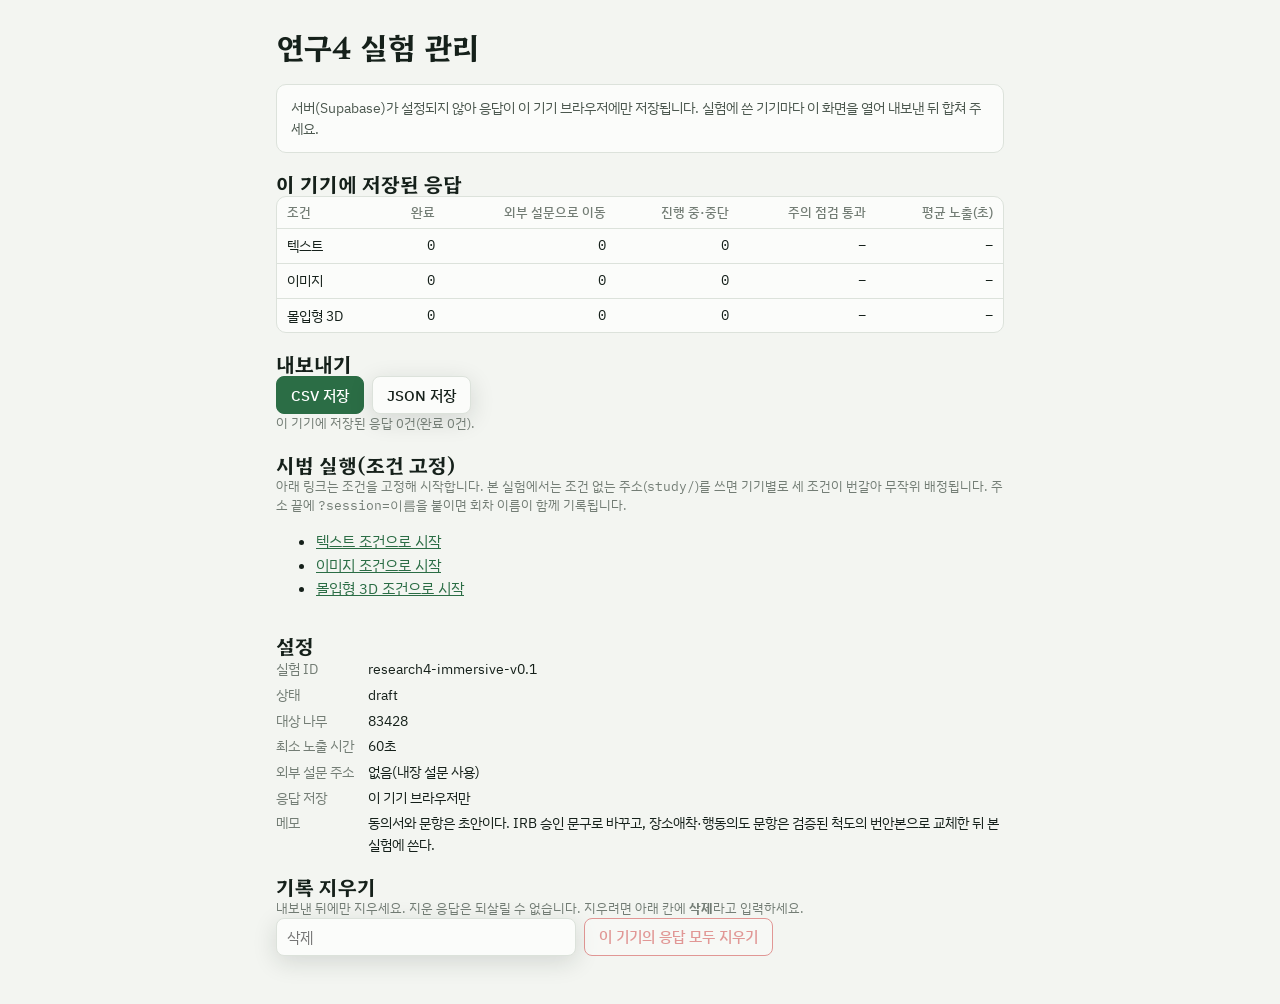
<file: docs/study/admin.html>
<!doctype html>
<html lang="ko">
<head>
<meta charset="utf-8">
<meta name="viewport" content="width=device-width, initial-scale=1, viewport-fit=cover">
<meta name="robots" content="noindex">
<title>연구4 실험 관리</title>
<link rel="preconnect" href="https://fonts.googleapis.com">
<link rel="preconnect" href="https://fonts.gstatic.com" crossorigin>
<link rel="stylesheet" href="https://fonts.googleapis.com/css2?family=Hahmlet:wght@500;650&family=IBM+Plex+Sans+KR:wght@400;500;600&family=IBM+Plex+Mono:wght@400;500&display=swap">
<link rel="stylesheet" href="../styles.css">
<link rel="stylesheet" href="study.css">
</head>
<body class="study">
<main class="study-main" id="admin">
  <h1>연구4 실험 관리</h1>
  <section id="onlineSec" hidden>
    <h2>온라인 응답 현황 (Supabase)</h2>
    <div class="tablebox"><table class="admin-table" id="onlineCounts"></table></div>
    <p class="hint" id="onlineNote"></p>
    <div class="admin-actions"><button type="button" class="btn ghost" id="refreshOnline">새로 고침</button></div>
    <p class="hint">개별 응답 원자료는 Supabase 대시보드 → Table Editor → <span class="num">study_responses_flat</span>에서 CSV로 내보냅니다(문항별 열로 펼쳐져 있음). 이 화면은 집계만 보여 줍니다.</p>
  </section>
  <p class="notice" id="localNotice"></p>
  <section>
    <h2>이 기기에 저장된 응답</h2>
    <div class="tablebox"><table class="admin-table" id="counts"></table></div>
    <div class="admin-actions" id="pendingBox" hidden>
      <span class="hint" id="pendingNote"></span>
      <button type="button" class="btn small" id="resend">서버로 다시 보내기</button>
    </div>
  </section>
  <section>
    <h2>내보내기</h2>
    <div class="admin-actions">
      <button type="button" class="btn" id="csv">CSV 저장</button>
      <button type="button" class="btn ghost" id="json">JSON 저장</button>
    </div>
    <p class="hint" id="exportNote"></p>
  </section>
  <section>
    <h2>시범 실행(조건 고정)</h2>
    <p class="hint">아래 링크는 조건을 고정해 시작합니다. 본 실험에서는 조건 없는 주소(<span class="num">study/</span>)를 쓰면 기기별로 세 조건이 번갈아 무작위 배정됩니다. 주소 끝에 <span class="num">?session=이름</span>을 붙이면 회차 이름이 함께 기록됩니다.</p>
    <ul id="pilot"></ul>
  </section>
  <section>
    <h2>설정</h2>
    <dl class="meta" id="config"></dl>
  </section>
  <section>
    <h2>기록 지우기</h2>
    <p class="hint">내보낸 뒤에만 지우세요. 지운 응답은 되살릴 수 없습니다. 지우려면 아래 칸에 <b>삭제</b>라고 입력하세요.</p>
    <div class="admin-actions">
      <label class="field" for="confirmText"><span class="sr-only">확인 문구</span><input id="confirmText" type="text" autocomplete="off" placeholder="삭제"></label>
      <button type="button" class="btn danger" id="clear" disabled>이 기기의 응답 모두 지우기</button>
    </div>
  </section>
</main>
<script type="module" src="admin.js"></script>
</body>
</html>
</file>
<file: docs/styles.css>
/* 한 화면 지도 앱. 데스크톱은 오른쪽 나무 패널, 휴대폰은 아래에서 올라오는 시트 */
:root {
  --bg: #f3f5f1;
  --surface: #fbfcfa;
  --ink: #15201a;
  --ink-2: #4b574e;
  --muted: #737d75;
  --line: #dce2db;
  --accent: #2b6d45;
  --accent-ink: #ffffff;
  --accent-soft: #e2ede5;
  --seq-1: #8cbf9c; --seq-2: #63a47a; --seq-3: #448a5c; --seq-4: #2b6d45; --seq-5: #185131;
  --good: #0ca30c; --warning: #fab219; --serious: #ec835a; --critical: #d03b3b;
  --shadow: 0 6px 24px rgba(21, 32, 26, 0.14);
  --font-display: "Hahmlet", "IBM Plex Sans KR", "Apple SD Gothic Neo", serif;
  --font-body: "IBM Plex Sans KR", "Apple SD Gothic Neo", "Malgun Gothic", system-ui, sans-serif;
  --font-num: "IBM Plex Mono", ui-monospace, Consolas, monospace;
  --bar-h: 56px;
  color-scheme: light;
}
@media (prefers-color-scheme: dark) {
  :root {
    --bg: #0f1310; --surface: #161b17; --ink: #e9eee8; --ink-2: #aeb8af; --muted: #858f87;
    --line: #28312b; --accent: #74c68e; --accent-ink: #0f1310; --accent-soft: #1c2a21;
    --seq-1: #2f5c3e; --seq-2: #3b7d50; --seq-3: #4ea267; --seq-4: #74c68e; --seq-5: #aee6bd;
    --shadow: 0 6px 24px rgba(0, 0, 0, 0.45);
    color-scheme: dark;
  }
}

* { box-sizing: border-box; }
[hidden] { display: none !important; }
html, body { height: 100%; margin: 0; }
body { background: var(--bg); color: var(--ink); font-family: var(--font-body); font-size: 15px; line-height: 1.55; display: flex; flex-direction: column; }
h1, h2, h3 { font-family: var(--font-display); font-weight: 650; line-height: 1.25; margin: 0; text-wrap: balance; }
a { color: var(--accent); }
.sr-only { position: absolute; width: 1px; height: 1px; overflow: hidden; clip: rect(0 0 0 0); white-space: nowrap; }
.num { font-family: var(--font-num); font-variant-numeric: tabular-nums; }
button, input, select, textarea { font: inherit; color: inherit; }
:focus-visible { outline: 2px solid var(--accent); outline-offset: 2px; }

.bar { flex: 0 0 auto; height: calc(var(--bar-h) + env(safe-area-inset-top, 0px)); padding: env(safe-area-inset-top, 0px) 16px 0; display: flex; align-items: center; justify-content: space-between; gap: 12px; background: var(--surface); border-bottom: 1px solid var(--line); z-index: 5; }
.brand { display: flex; align-items: baseline; gap: 8px; text-decoration: none; color: var(--ink); min-width: 0; }
.brand svg { width: 22px; height: 22px; align-self: center; fill: var(--accent); }
.brand span { font-family: var(--font-display); font-weight: 650; font-size: 18px; white-space: nowrap; }
.brand small { color: var(--muted); font-size: 12px; white-space: nowrap; }
.tabs { display: flex; gap: 2px; background: var(--bg); border: 1px solid var(--line); border-radius: 8px; padding: 3px; }
.tabs button { border: 0; background: transparent; color: var(--ink-2); padding: 5px 12px; border-radius: 6px; cursor: pointer; font-size: 14px; }
.tabs button[aria-pressed="true"] { background: var(--surface); color: var(--ink); font-weight: 600; box-shadow: 0 0 0 1px var(--line); }

main { flex: 1 1 auto; position: relative; min-height: 0; }
.view { position: absolute; inset: 0; }
.view[hidden] { display: none; }
#map { position: absolute; inset: 0; }

.map-controls { position: absolute; top: 12px; left: 12px; right: 12px; display: flex; flex-wrap: wrap; gap: 8px; pointer-events: none; max-width: 720px; }
.map-controls > * { pointer-events: auto; }
.field input, .field select { height: 38px; border: 1px solid var(--line); border-radius: 8px; background: var(--surface); padding: 0 10px; box-shadow: var(--shadow); }
.field input { width: min(300px, 70vw); }
.btn { height: 38px; padding: 0 14px; border-radius: 8px; border: 1px solid var(--accent); background: var(--accent); color: var(--accent-ink); cursor: pointer; font-weight: 500; }
.btn.ghost { background: var(--surface); color: var(--ink); border-color: var(--line); box-shadow: var(--shadow); }
.btn.small { height: 32px; padding: 0 12px; font-size: 13.5px; }
.btn.ghost[aria-pressed="true"] { background: var(--accent); color: var(--accent-ink); border-color: var(--accent); }
.legend .note { color: var(--muted); max-width: 300px; }
.legend .shapes { display: flex; gap: 10px; align-items: center; }
.legend .shapes svg { width: 14px; height: 14px; fill: var(--ink-2); vertical-align: -2px; margin-right: 3px; }
.deck-tooltip { font-family: var(--font-body) !important; font-size: 12.5px !important; border-radius: 6px; white-space: pre-line; }
.btn:disabled { opacity: 0.5; cursor: default; }

.legend { position: absolute; left: 12px; bottom: 56px; background: var(--surface); border: 1px solid var(--line); border-radius: 8px; padding: 8px 10px; font-size: 12px; color: var(--ink-2); box-shadow: var(--shadow); display: grid; gap: 4px; max-width: calc(100% - 24px); }
.legend .ramp { display: flex; gap: 2px; align-items: center; }
.legend .ramp i { width: 22px; height: 10px; border-radius: 2px; display: block; }
.status { position: absolute; top: 60px; left: 50%; transform: translateX(-50%); background: var(--surface); border: 1px solid var(--line); border-radius: 999px; padding: 6px 14px; font-size: 13px; color: var(--ink-2); box-shadow: var(--shadow); }
.status:empty { display: none; }

.sheet { position: absolute; top: 12px; right: 12px; bottom: 12px; width: min(400px, calc(100% - 24px)); background: var(--surface); border: 1px solid var(--line); border-radius: 12px; box-shadow: var(--shadow); overflow-y: auto; padding: 18px; display: grid; gap: 14px; align-content: start; z-index: 3; }
@media (max-width: 720px) {
  .sheet { top: auto; left: 0; right: 0; bottom: 0; width: auto; max-height: 72%; border-radius: 14px 14px 0 0; padding-bottom: calc(18px + env(safe-area-inset-bottom, 0px)); }
  .legend { bottom: 44px; }
  .brand small { display: none; }
}
.sheet-head { display: flex; justify-content: space-between; align-items: start; gap: 10px; }
.sheet-head h2 { font-size: 22px; }
.sheet-head .id { font-family: var(--font-num); font-size: 12px; color: var(--muted); }
.close { border: 0; background: var(--bg); width: 32px; height: 32px; border-radius: 50%; cursor: pointer; font-size: 18px; line-height: 1; color: var(--ink-2); flex: 0 0 auto; }
.meta { display: grid; grid-template-columns: max-content minmax(0, 1fr); gap: 4px 14px; font-size: 14px; margin: 0; }
.meta dt { color: var(--muted); }
.meta dd { margin: 0; min-width: 0; }
.chip { display: inline-flex; align-items: center; gap: 6px; font-size: 12.5px; border: 1px solid var(--line); border-radius: 999px; padding: 1px 9px; color: var(--ink-2); background: var(--surface); }
.chip .dot { width: 8px; height: 8px; border-radius: 50%; }
.story { font-size: 14.5px; color: var(--ink); background: var(--bg); border-radius: 10px; padding: 12px 14px; margin: 0; }

.seg { display: inline-flex; flex-wrap: wrap; border: 1px solid var(--line); border-radius: 8px; padding: 3px; gap: 3px; background: var(--bg); }
.seg button { border: 0; background: transparent; color: var(--ink-2); padding: 5px 10px; border-radius: 6px; cursor: pointer; font-size: 13px; }
.seg button[aria-pressed="true"] { background: var(--surface); color: var(--ink); box-shadow: 0 0 0 1px var(--line); font-weight: 600; }
.card { border: 1px solid var(--line); border-radius: 10px; padding: 14px; display: grid; gap: 8px; }
.card .k { font-size: 13px; color: var(--ink-2); }
.card .big { font-family: var(--font-display); font-size: 32px; font-weight: 650; line-height: 1.15; }
.card .big small { font-family: var(--font-body); font-size: 14px; font-weight: 400; color: var(--ink-2); margin-left: 4px; }
.card .limit { font-size: 13px; color: var(--ink-2); margin: 0; }
.card.measured { border-color: var(--accent); background: var(--accent-soft); }
.track { position: relative; height: 14px; }
.track .rail { position: absolute; left: 0; right: 0; top: 6px; height: 2px; background: var(--line); border-radius: 2px; }
.track .band { position: absolute; top: 3px; height: 8px; background: var(--accent-soft); border: 1px solid var(--accent); border-radius: 4px; }
.track .mid { position: absolute; top: 0; width: 2px; height: 14px; background: var(--accent); }
.track-labels { display: flex; justify-content: space-between; gap: 6px; font-size: 11.5px; color: var(--muted); }
details { font-size: 13px; color: var(--ink-2); }
details summary { cursor: pointer; color: var(--ink); font-weight: 500; }
details ol { margin: 6px 0 0; padding-left: 18px; display: grid; gap: 3px; }

.block { display: grid; gap: 10px; border-top: 1px solid var(--line); padding-top: 14px; }
.block h3 { font-size: 16px; font-family: var(--font-body); font-weight: 600; }
.hint { font-size: 12.5px; color: var(--muted); margin: 0; }
form.obs { display: grid; gap: 10px; }
form.obs fieldset { border: 0; padding: 0; margin: 0; display: grid; gap: 6px; }
form.obs legend { font-size: 13px; color: var(--ink-2); margin-bottom: 4px; padding: 0; }
.opts { display: flex; flex-wrap: wrap; gap: 6px; }
.opts label { display: inline-flex; align-items: center; gap: 5px; border: 1px solid var(--line); border-radius: 999px; padding: 3px 10px; font-size: 13px; cursor: pointer; background: var(--surface); }
.opts input { accent-color: var(--accent); margin: 0; }
.row { display: flex; flex-wrap: wrap; gap: 8px; align-items: center; }
.row input[type="number"], form.obs textarea, form.obs select { border: 1px solid var(--line); border-radius: 8px; background: var(--surface); padding: 6px 10px; }
.row input[type="number"] { width: 110px; }
form.obs textarea { width: 100%; min-height: 60px; resize: vertical; }
.records { list-style: none; margin: 0; padding: 0; display: grid; gap: 6px; }
.records li { font-size: 13px; background: var(--bg); border-radius: 8px; padding: 8px 10px; }
.records time { font-family: var(--font-num); color: var(--muted); margin-right: 6px; }

.page { overflow-y: auto; }
.page-inner { max-width: 880px; margin: 0 auto; padding: 28px 16px 64px; display: grid; gap: 14px; }
.page-inner h1 { font-size: clamp(26px, 4vw, 34px); }
.page-inner h2 { font-size: 20px; margin-top: 12px; }
.page-inner ul { margin: 0; padding-left: 20px; display: grid; gap: 6px; }
.lede { color: var(--ink-2); font-size: 16px; max-width: 68ch; margin: 0; }
.small:not(.btn) { font-size: 13px; color: var(--ink-2); }
.kpis { display: grid; grid-template-columns: repeat(auto-fit, minmax(190px, 1fr)); gap: 10px; }
.kpi { background: var(--surface); border: 1px solid var(--line); border-radius: 10px; padding: 12px 14px; display: grid; gap: 2px; }
.kpi .label { font-size: 13px; color: var(--ink-2); }
.kpi .value { font-size: 24px; font-weight: 600; }
.kpi .value small { font-size: 13px; font-weight: 400; color: var(--ink-2); margin-left: 2px; }
.kpi .sub { font-size: 12px; color: var(--muted); }
.tablebox { overflow-x: auto; border: 1px solid var(--line); border-radius: 10px; background: var(--surface); }
table { border-collapse: collapse; width: 100%; font-size: 14px; }
th, td { text-align: left; padding: 8px 12px; border-bottom: 1px solid var(--line); }
th { font-size: 12.5px; font-weight: 500; color: var(--muted); white-space: nowrap; }
td.r, th.r { text-align: right; white-space: nowrap; }
tr:last-child td { border-bottom: 0; }
.notice { border: 1px solid var(--line); background: var(--surface); border-radius: 10px; padding: 12px 14px; font-size: 14px; color: var(--ink-2); margin: 0; }
.notice b { color: var(--ink); }

.maplibregl-ctrl-attrib { font-size: 11px; }

/* 나무 한 그루 3D 뷰어: 휴대폰은 위 3D·아래 패널, 넓은 화면은 오른쪽 패널 */
.viewer { position: fixed; inset: 0; z-index: 30; background: var(--bg); display: grid; grid-template-rows: auto minmax(0, 1fr) auto; padding-top: env(safe-area-inset-top, 0px); }
.viewer-head { display: flex; justify-content: space-between; align-items: center; gap: 10px; padding: 10px 16px; background: var(--surface); border-bottom: 1px solid var(--line); }
.viewer-head h2 { font-size: 20px; }
.viewer-head .id { font-family: var(--font-num); font-size: 12px; color: var(--muted); }
.viewer-stage { position: relative; min-height: 0; overflow: hidden; touch-action: none; }
.viewer-stage canvas { display: block; width: 100%; height: 100%; }
.viewer-panel { background: var(--surface); border-top: 1px solid var(--line); padding: 14px 16px calc(14px + env(safe-area-inset-bottom, 0px)); display: grid; gap: 10px; max-height: 48vh; overflow-y: auto; }
.viewer-info { display: grid; gap: 4px; font-size: 14px; }
.range { display: grid; grid-template-columns: auto minmax(0, 1fr) 4.5em; gap: 10px; align-items: center; font-size: 14px; color: var(--ink-2); }
.range input { width: 100%; accent-color: var(--accent); }
.range output { text-align: right; color: var(--ink); }
.ar-box { display: grid; gap: 8px; }
.ar-box model-viewer { width: 100%; height: 240px; background: var(--bg); border-radius: 10px; --poster-color: transparent; }
@media (min-width: 900px) {
  .viewer { grid-template-columns: minmax(0, 1fr) 360px; grid-template-rows: auto minmax(0, 1fr); }
  .viewer-head { grid-column: 1 / -1; }
  .viewer-panel { grid-row: 2; grid-column: 2; max-height: none; border-top: 0; border-left: 1px solid var(--line); align-content: start; }
}
@media (prefers-reduced-motion: reduce) { * { scroll-behavior: auto !important; } }
</file>
<file: docs/home.css>
/* 인트로·전주 현황·동네 찾기·나무 SNS 화면. 색·글꼴 토큰과 카드·버튼은 styles.css를 같이 쓴다 */
body.app { display: block; min-height: 100%; padding-bottom: calc(64px + env(safe-area-inset-bottom, 0px)); }
body.app.intro-mode { padding-bottom: 0; }
body.app main { position: static; }
.screen { min-height: 60vh; }
body.app h1, body.app h2, body.app h3, body.app p, body.app .sub, body.app .kpi .label { word-break: keep-all; overflow-wrap: anywhere; }
.page-inner { max-width: 640px; grid-template-columns: minmax(0, 1fr); }
.page-inner > * { min-width: 0; }
.screen-head { display: flex; justify-content: space-between; align-items: start; gap: 10px; }
.screen-head h1 { font-size: clamp(22px, 5vw, 28px); }
.eyebrow { font-size: 12.5px; color: var(--accent); font-weight: 600; letter-spacing: 0.02em; margin: 0 0 4px; }
.sub { font-size: 13px; color: var(--ink-2); }
.small:not(.btn) { font-size: 13px; color: var(--ink-2); margin: 0; }
.empty { color: var(--muted); text-align: center; padding: 24px 12px; }
.row.between { justify-content: space-between; }
.row.end { justify-content: flex-end; }
.btn.big { height: 48px; padding: 0 22px; font-size: 16px; border-radius: 12px; display: inline-flex; align-items: center; text-decoration: none; }
.btn.danger { color: var(--critical); border-color: var(--critical); }
a.btn { text-decoration: none; display: inline-flex; align-items: center; }
.chip.weather { font-size: 12.5px; white-space: nowrap; }
.btn-chip { cursor: pointer; }
.btn-chip:hover { background: var(--accent-soft); }

/* 하단 탭 */
.tabbar { position: fixed; left: 0; right: 0; bottom: 0; display: grid; grid-template-columns: repeat(4, 1fr); background: var(--surface); border-top: 1px solid var(--line); padding-bottom: env(safe-area-inset-bottom, 0px); z-index: 20; }
.tabbar a { text-decoration: none; color: var(--ink-2); font-size: 11.5px; display: grid; justify-items: center; gap: 2px; padding: 8px 4px 6px; }
.tabbar a .ico { font-size: 20px; line-height: 1; }
.tabbar a[aria-current="page"] { color: var(--accent); font-weight: 600; }
body.intro-mode .tabbar { display: none; }

/* 토스트 */
#toast { position: fixed; left: 50%; bottom: calc(76px + env(safe-area-inset-bottom, 0px)); transform: translateX(-50%); background: var(--ink); color: var(--bg); padding: 9px 16px; border-radius: 999px; font-size: 13.5px; box-shadow: var(--shadow); z-index: 40; max-width: calc(100% - 32px); }
#toast.bad { background: var(--critical); color: #fff; }

/* 나무 그림 공통 */
.svgwrap { display: contents; }
svg.tree { display: block; height: auto; }
.sway .tree-crown, .sway .tree-face { transform-box: fill-box; transform-origin: 50% 100%; animation: sway 4.5s ease-in-out infinite alternate; animation-delay: var(--delay, 0s); }
@keyframes sway { from { transform: rotate(-1.6deg); } to { transform: rotate(1.6deg); } }
@media (prefers-reduced-motion: reduce) { .sway .tree-crown, .sway .tree-face { animation: none; } }
.avatar { --size: 56px; width: var(--size); height: var(--size); border-radius: 50%; background: var(--accent-soft); display: inline-flex; align-items: flex-end; justify-content: center; overflow: hidden; flex: 0 0 auto; border: 2px solid var(--surface); box-shadow: 0 0 0 1px var(--line); }
.avatar svg { width: 130%; height: auto; margin-bottom: -12%; }
.avatar.plus { align-items: center; font-size: 26px; color: var(--accent); background: var(--surface); border: 2px dashed var(--line); }

/* 1. 인트로 */
#s-intro { position: relative; min-height: 100dvh; overflow: hidden; display: grid; align-items: center; }
.intro-sky { position: absolute; inset: 0; background: linear-gradient(180deg, #cfe8ff 0%, #eaf4ff 45%, var(--bg) 100%); }
@media (prefers-color-scheme: dark) { .intro-sky { background: linear-gradient(180deg, #0b1626 0%, #122236 45%, var(--bg) 100%); } }
.intro-inner { position: relative; max-width: 760px; margin: 0 auto; padding: 48px 16px 28px; display: grid; gap: 10px; text-align: center; width: 100%; }
.intro-title { font-size: clamp(40px, 11vw, 72px); line-height: 1.02; letter-spacing: -0.01em; }
.intro-lede { max-width: 48ch; margin: 6px auto 0; color: var(--ink-2); font-size: 15.5px; }
.skyline { display: flex; align-items: flex-end; gap: 2px; margin-top: 18px; overflow-x: auto; padding: 0 8px; scrollbar-width: none; }
.skyline::-webkit-scrollbar { display: none; }
.skyline-item { margin: 0; display: grid; justify-items: center; gap: 2px; flex: 0 0 auto; }
/* 가운데 정렬하되, 좁은 화면에서는 왼쪽부터 스크롤되게 */
.skyline-item:first-child { margin-left: auto; }
.skyline-item:last-child { margin-right: auto; }
.skyline-item figcaption { font-size: 11.5px; color: var(--ink-2); display: grid; line-height: 1.2; }
.skyline-item figcaption b { color: var(--ink); font-weight: 600; }
.ground { height: 10px; margin: -4px -16px 0; background: linear-gradient(180deg, #7fb069, #5f9150); border-radius: 999px 999px 0 0; }
@media (prefers-color-scheme: dark) { .ground { background: linear-gradient(180deg, #2f5d3a, #1c3a24); } }
.intro-actions { display: flex; flex-wrap: wrap; justify-content: center; gap: 10px; margin-top: 16px; }
.intro-foot { font-size: 12px; color: var(--muted); margin: 6px 0 0; }

/* 2. 전주 현황 */
.hero { text-align: center; padding: 10px 0 4px; }
.hero-num { font-family: var(--font-display); font-size: clamp(44px, 12vw, 72px); font-weight: 650; line-height: 1; color: var(--accent); }
.hero-sub { color: var(--ink-2); font-size: 13.5px; margin-top: 6px; }
.kpis.tight { grid-template-columns: repeat(2, 1fr); }
.spark { width: 100%; height: auto; display: block; }
.species-row { display: flex; gap: 10px; overflow-x: auto; padding: 4px 0 10px; scroll-snap-type: x proximity; }
.sp-card { flex: 0 0 118px; scroll-snap-align: start; background: var(--surface); border: 1px solid var(--line); border-radius: 12px; padding: 8px 6px 10px; display: grid; justify-items: center; gap: 2px; font-size: 13px; }
.sp-card b { font-weight: 600; }
.sp-card .sub { font-size: 12px; color: var(--muted); }
.cta { text-align: center; margin: 8px 0; }

/* 3. 동네 찾기 */
.addr-form { display: flex; gap: 8px; flex-wrap: wrap; }
.addr-form .field.grow { flex: 1 1 220px; display: flex; }
.addr-form .field input { width: 100%; }
.street-wrap { position: relative; border: 1px solid var(--line); border-radius: 14px; overflow: hidden; background: var(--surface); }
.street-sky { position: absolute; inset: 0 0 34px 0; background: linear-gradient(180deg, #d9edff, #f2f8ff 70%, #e9f2e4); }
@media (prefers-color-scheme: dark) { .street-sky { background: linear-gradient(180deg, #0e1a2a, #142235 70%, #16261b); } }
.street-ground { height: 34px; background: linear-gradient(180deg, #8fb37a, #6e9560 40%, #b9b2a2 41%, #a8a090); }
@media (prefers-color-scheme: dark) { .street-ground { background: linear-gradient(180deg, #2f5d3a, #244a2e 40%, #3a3a36 41%, #2c2c29); } }
.street { position: relative; display: flex; align-items: flex-end; gap: 0; overflow-x: auto; padding: 24px 12px 0; min-height: 260px; scroll-snap-type: x proximity; }
.tree-slot { flex: 0 0 auto; border: 0; background: transparent; padding: 0 2px; cursor: pointer; display: grid; justify-items: center; gap: 0; border-radius: 10px; scroll-snap-align: center; }
.tree-slot svg { display: block; transition: transform 0.2s; }
.tree-slot:hover svg, .tree-slot[aria-pressed="true"] svg { transform: translateY(-4px) scale(1.04); }
.tree-slot[aria-pressed="true"] { outline: 2px solid var(--accent); outline-offset: -2px; }
.slot-label { display: grid; font-size: 11.5px; color: var(--ink-2); line-height: 1.2; background: color-mix(in srgb, var(--surface) 80%, transparent); border-radius: 6px; padding: 2px 6px; margin-bottom: 4px; }
.slot-label b { color: var(--ink); font-weight: 600; }
.slot-label .tag { color: var(--accent); font-weight: 600; }
.tree-card-head { display: flex; gap: 12px; align-items: center; }
.tree-card-head h2 { font-size: 20px; }
.tree-card-head .id { font-family: var(--font-num); font-size: 12px; color: var(--muted); }

/* 4. SNS */
.stories { display: flex; gap: 14px; overflow-x: auto; padding: 4px 2px 8px; }
.story { display: grid; justify-items: center; gap: 4px; text-decoration: none; color: var(--ink); font-size: 12px; flex: 0 0 auto; }
.story .avatar { --size: 60px; box-shadow: 0 0 0 2px var(--accent); }
.story.add .avatar { box-shadow: none; }
.feed { display: grid; gap: 10px; }
.post { background: var(--surface); border: 1px solid var(--line); border-radius: 12px; padding: 12px; display: grid; gap: 8px; }
.post header { display: flex; align-items: center; gap: 8px; }
.post header a { color: var(--ink); text-decoration: none; }
.post p { margin: 0; font-size: 14px; }
.post-photo { width: 100%; max-height: 360px; object-fit: cover; border-radius: 10px; background: var(--bg); }
.badges { display: flex; flex-wrap: wrap; gap: 6px; }
.badge { font-size: 12px; border-radius: 999px; padding: 2px 9px; background: var(--accent); color: var(--accent-ink); font-weight: 600; }
.badge.green { background: var(--seq-5); color: #fff; }
.badge.soft { background: var(--accent-soft); color: var(--ink-2); font-weight: 500; }
.act-icon { font-size: 15px; }
.empty-state { display: grid; justify-items: center; gap: 12px; text-align: center; padding: 20px 0; color: var(--ink-2); }

/* 프로필 */
.back { text-decoration: none; color: var(--ink-2); font-size: 14px; }
.profile-head { display: flex; gap: 16px; align-items: center; }
.profile-head .avatar { --size: 120px; }
.profile-info { display: grid; gap: 3px; min-width: 0; }
.name-btn { border: 0; background: transparent; padding: 0; display: inline-flex; align-items: baseline; gap: 6px; cursor: pointer; text-align: left; color: inherit; }
.name-btn h1 { font-size: 26px; }
.name-btn .edit { color: var(--muted); font-size: 14px; }
.mood { font-size: 13px; color: var(--accent); font-weight: 600; }
.actions { display: flex; flex-wrap: wrap; gap: 8px; }
.actions .btn { height: 38px; }
.card.suggest { border-color: var(--accent); background: var(--accent-soft); }
.sug { display: grid; gap: 6px; padding-top: 6px; border-top: 1px solid color-mix(in srgb, var(--accent) 25%, transparent); }
.sug:first-of-type { border-top: 0; padding-top: 0; }
.sug p { margin: 0; font-size: 14px; }
.sug .btn { justify-self: end; }
.sug .why { color: var(--muted); font-size: 12px; }

/* 대화 */
.chat { max-width: 640px; margin: 0 auto; padding: 0 0 8px; display: grid; gap: 10px; }
.chat-head { position: sticky; top: 0; z-index: 5; display: flex; align-items: center; gap: 10px; padding: 10px 16px; background: var(--surface); border-bottom: 1px solid var(--line); }
.chat-head .back { font-size: 20px; }
.chat-head .online { margin-left: auto; font-size: 11.5px; color: var(--good); }
.msgs { display: grid; gap: 8px; padding: 6px 16px; }
.msgs .day { text-align: center; font-size: 11.5px; color: var(--muted); margin: 8px 0 2px; }
.bubble { display: flex; gap: 8px; align-items: flex-end; max-width: 86%; }
.bubble.me { margin-left: auto; flex-direction: row-reverse; }
.bubble-body { background: var(--surface); border: 1px solid var(--line); border-radius: 16px 16px 16px 4px; padding: 9px 12px; display: grid; gap: 6px; }
.bubble.me .bubble-body { background: var(--accent); color: var(--accent-ink); border-color: var(--accent); border-radius: 16px 16px 4px 16px; }
.bubble-body p { margin: 0; font-size: 14.5px; line-height: 1.5; }
.bubble-body time { font-size: 10.5px; color: var(--muted); justify-self: end; }
.bubble.me .bubble-body time { color: color-mix(in srgb, var(--accent-ink) 70%, transparent); }
.bubble.typing .dots { letter-spacing: 2px; color: var(--muted); animation: blink 1s infinite; }
@keyframes blink { 50% { opacity: 0.3; } }
.chips { display: flex; gap: 6px; overflow-x: auto; padding: 0 16px; scrollbar-width: none; }
.chips .chip { white-space: nowrap; flex: 0 0 auto; }
.bubble-body .btn { justify-self: start; }
.composer { position: sticky; bottom: calc(64px + env(safe-area-inset-bottom, 0px)); display: flex; gap: 8px; padding: 8px 16px; background: var(--bg); }
.composer input { flex: 1; height: 42px; border: 1px solid var(--line); border-radius: 999px; padding: 0 16px; background: var(--surface); min-width: 0; }

/* 대화상자(활동 기록, 이름 짓기) */
.sheet-dialog { border: 0; border-radius: 16px; padding: 0; width: min(520px, calc(100% - 24px)); background: var(--surface); color: var(--ink); box-shadow: var(--shadow); }
.sheet-dialog::backdrop { background: rgba(0, 0, 0, 0.45); }
.dialog-form { padding: 18px; display: grid; gap: 12px; max-height: 88dvh; overflow-y: auto; }
.dialog-form h2 { font-size: 19px; }
.dialog-body { display: grid; gap: 10px; }
.dialog-body input[type="text"], .dialog-body input[type="number"], .dialog-body textarea { border: 1px solid var(--line); border-radius: 8px; background: var(--bg); padding: 8px 10px; width: 100%; }
.dialog-body input[type="number"] { width: 120px; }
.dialog-body textarea { min-height: 56px; resize: vertical; }
.file { display: grid; gap: 4px; font-size: 13px; color: var(--ink-2); }
.act-list { display: grid; grid-template-columns: repeat(2, 1fr); gap: 6px; }
.act { border: 1px solid var(--line); background: var(--bg); border-radius: 10px; padding: 8px 10px; display: grid; grid-template-columns: auto 1fr; gap: 2px 8px; text-align: left; cursor: pointer; }
.act[aria-pressed="true"] { border-color: var(--accent); background: var(--accent-soft); }
.act .act-icon { grid-row: span 2; font-size: 20px; align-self: center; }
.act .act-label { font-weight: 600; font-size: 13.5px; }
.act .act-sub { font-size: 11.5px; color: var(--muted); }
.act-form { display: grid; gap: 8px; }
@media (max-width: 420px) { .act-list { grid-template-columns: 1fr; } .kpis.tight { grid-template-columns: 1fr 1fr; } }

/* 온라인(공동보호자·동네 순위) */
.card.online h3 { font-size: 15px; font-family: var(--font-body); font-weight: 600; margin-top: 4px; }
table.rank td, table.rank th { padding: 6px 10px; font-size: 13.5px; }
table.rank tr.me td { background: var(--accent-soft); font-weight: 600; }
.card.co .k { font-weight: 600; }
.event { align-self: center; font-size: 12px; color: var(--ink-2); background: var(--accent-soft); border-radius: 999px; padding: 3px 12px; }
.who-avatar { width: 30px; height: 30px; border-radius: 50%; background: var(--accent); color: var(--accent-ink); display: inline-flex; align-items: center; justify-content: center; font-size: 13px; font-weight: 600; flex: 0 0 auto; }
.bubble-body .who { font-size: 12px; color: var(--accent); }

/* 상단바: 뒤로 가기 · 화면 이름 ('처음'은 하단 탭으로 옮김) */
.topbar { position: sticky; top: 0; z-index: 15; display: grid; grid-template-columns: 76px minmax(0, 1fr) 76px; align-items: center; gap: 8px; height: calc(48px + env(safe-area-inset-top, 0px)); padding: env(safe-area-inset-top, 0px) 8px 0 4px; background: color-mix(in srgb, var(--surface) 92%, transparent); backdrop-filter: blur(8px); border-bottom: 1px solid var(--line); }
body.intro-mode .topbar { display: none; }
.back-btn { border: 0; background: transparent; color: var(--accent); font-size: 15px; font-weight: 600; padding: 8px 10px; border-radius: 8px; cursor: pointer; display: inline-flex; align-items: center; gap: 2px; }
.back-btn:hover { background: var(--accent-soft); }
.topbar-title { text-align: center; font-weight: 600; font-size: 15px; overflow: hidden; text-overflow: ellipsis; white-space: nowrap; }
.chat-head { position: static; }
.chat-head .back { display: none; }

/* 캐릭터 전신 그림 */
.tree-fig { margin: 0; display: grid; justify-items: center; gap: 2px; }
.tree-fig svg { display: block; }
.tree-fig figcaption { font-weight: 600; font-size: 14px; }
.preview { display: grid; justify-items: center; }
.my-trees { display: flex; gap: 10px; overflow-x: auto; padding: 4px 2px 8px; scrollbar-width: none; }
.my-tree { flex: 0 0 auto; width: 140px; text-decoration: none; color: var(--ink); background: var(--surface); border: 1px solid var(--line); border-radius: 14px; padding: 8px 6px 10px; display: grid; justify-items: center; gap: 2px; text-align: center; }
.my-tree b { font-size: 14px; }
.my-tree .sub { font-size: 11.5px; }
.my-tree.add { color: var(--accent); border-style: dashed; align-content: center; }
.add-box { font-size: 40px; line-height: 1; height: 120px; display: grid; place-items: center; }
.profile-head { align-items: flex-end; }
.tree-card-head { align-items: flex-start; }

/* 실제 사진 · 캐릭터 나란히 */
.compare { display: grid; grid-template-columns: 1fr 1fr; gap: 10px; }
.pane { position: relative; background: var(--surface); border: 1px solid var(--line); border-radius: 14px; overflow: hidden; aspect-ratio: 3 / 4; display: grid; place-items: center; }
.pane img { width: 100%; height: 100%; object-fit: cover; }
.pane.char { background: linear-gradient(180deg, #d9edff 0%, #eef6ff 55%, #dcebd4 56%, #cfe3c4 100%); }
@media (prefers-color-scheme: dark) { .pane.char { background: linear-gradient(180deg, #0e1a2a 0%, #142235 55%, #1c3a24 56%, #16261b 100%); } }
.pane.char svg { width: 88%; height: auto; margin-bottom: 8%; }
.pane-label { position: absolute; left: 8px; bottom: 8px; right: 8px; font-size: 11.5px; background: color-mix(in srgb, var(--surface) 88%, transparent); border-radius: 999px; padding: 2px 8px; white-space: nowrap; overflow: hidden; text-overflow: ellipsis; }
.pane-empty { display: grid; gap: 8px; justify-items: center; padding: 12px; text-align: center; font-size: 13px; color: var(--ink-2); }
.pane-empty p { margin: 0; }
.thumbs { display: flex; gap: 6px; overflow-x: auto; padding: 2px; }
.thumb { border: 2px solid transparent; border-radius: 8px; padding: 0; background: none; display: grid; justify-items: center; gap: 2px; font-size: 11px; color: var(--ink-2); cursor: pointer; flex: 0 0 auto; }
.thumb img { width: 64px; height: 64px; object-fit: cover; border-radius: 6px; display: block; }
.thumb[aria-pressed="true"] { border-color: var(--accent); }

/* AR 화면 */
.ar-wrap { display: grid; grid-template-rows: minmax(0, 1fr) auto; height: calc(100dvh - 48px - 64px - env(safe-area-inset-top, 0px) - env(safe-area-inset-bottom, 0px)); max-width: 640px; margin: 0 auto; }
.ar-stage { position: relative; background: #141a16; overflow: hidden; touch-action: none; }
.ar-video { position: absolute; inset: 0; width: 100%; height: 100%; object-fit: cover; }
.ar-char { position: absolute; cursor: grab; touch-action: none; filter: drop-shadow(0 8px 12px rgba(0, 0, 0, 0.4)); transform-origin: 50% 100%; }
.ar-char:active { cursor: grabbing; }
.ar-char svg { display: block; pointer-events: none; }
.ar-controls { background: var(--surface); padding: 10px 16px; display: grid; gap: 8px; border-top: 1px solid var(--line); }
.ar-status { margin: 0; }

/* 위치 지도 */
.minimap { height: 240px; border-radius: 12px; overflow: hidden; border: 1px solid var(--line); background: var(--bg); position: relative; }
.minimap.small { height: 200px; }
.minimap .maplibregl-ctrl-attrib { font-size: 10px; }
.map-links { display: flex; flex-wrap: wrap; gap: 6px; }
.map-links a { font-size: 12.5px; border: 1px solid var(--line); border-radius: 999px; padding: 3px 10px; text-decoration: none; color: var(--ink-2); background: var(--surface); }
.map-links a:hover { border-color: var(--accent); color: var(--accent); }
.meta.ident dd.num { font-size: 13px; }
.meta.ident dd.addr .warn { color: var(--serious); }
.meta.ident dd .sub { display: block; }

/* 내 프로필(#profile): 생활 실천 · 내 기록 · 레벨 · 온라인 */
.back-btn { justify-self: start; }
.profile-me { justify-content: flex-start; align-items: center; gap: 12px; }
.me-avatar { width: 52px; height: 52px; border-radius: 50%; background: var(--accent); color: var(--accent-ink); display: inline-flex; align-items: center; justify-content: center; font-size: 22px; font-weight: 700; flex: 0 0 auto; }
.me-txt { min-width: 0; }
.me-txt h1 { overflow-wrap: anywhere; }
.me-txt .sub { margin: 2px 0 0; }
.level-card { gap: 6px; }
.level-card .level-name { font-size: 16px; font-weight: 700; color: var(--accent); }
.level-bar { height: 8px; border-radius: 999px; background: var(--accent-soft); overflow: hidden; }
.level-bar span { display: block; height: 100%; background: var(--accent); border-radius: inherit; min-width: 4px; }
.tally { display: flex; flex-wrap: wrap; gap: 6px; }
.tally .chip { font-size: 12.5px; }
.act-list.practice-grid { grid-template-columns: repeat(2, minmax(0, 1fr)); }
.practice-grid .act { padding: 8px 10px; grid-template-columns: minmax(0, 1fr); gap: 2px; align-content: start; }
.practice-grid .act .act-icon { grid-row: auto; font-size: 20px; align-self: start; line-height: 1.2; }
.practice-grid .act .act-label { font-size: 13px; line-height: 1.3; word-break: keep-all; overflow-wrap: anywhere; }
.practice-grid .act .act-sub { font-size: 11px; line-height: 1.3; word-break: keep-all; overflow-wrap: anywhere; }
/* 좁은 화면에서 동 이름이 한 글자씩 꺾이지 않게(표는 가로 스크롤) */
table.rank td, table.rank th { white-space: nowrap; }
@media (max-width: 360px) { table.rank td, table.rank th { padding: 6px 7px; } }
.act-sum { margin: 0; font-weight: 600; }
.tree-pick { display: flex; flex-wrap: wrap; gap: 6px; }
.tree-pick .pick { display: inline-flex; align-items: center; gap: 6px; border: 1px solid var(--line); background: var(--bg); color: var(--ink); border-radius: 999px; padding: 3px 12px 3px 3px; font: inherit; font-size: 13.5px; cursor: pointer; max-width: 100%; }
.tree-pick .pick-txt { display: grid; min-width: 0; text-align: left; line-height: 1.25; }
.tree-pick .pick-txt b, .tree-pick .pick-txt small { overflow: hidden; text-overflow: ellipsis; white-space: nowrap; }
.tree-pick .pick-txt b { font-weight: 600; }
.tree-pick .pick-txt small { font-size: 11px; color: var(--ink-2); }
.tree-pick .pick[aria-checked="true"] { border-color: var(--accent); background: var(--accent-soft); box-shadow: 0 0 0 1px var(--accent); }
.pick-head { display: flex; flex-wrap: wrap; align-items: baseline; justify-content: space-between; gap: 4px 8px; font-size: 14px; }
.pick-head .hint { margin: 0; }
.link-card { grid-template-columns: minmax(0, 1fr) auto; align-items: center; text-decoration: none; color: var(--ink); background: var(--surface); }
.link-card:hover { border-color: var(--accent); }
.link-card .chev { font-size: 22px; color: var(--accent); line-height: 1; }
</file>
<file: docs/design.css>
/* 디자인 후보 E(캐릭터 인트로) · D(지도 먼저) 반영. home.css 위에 얹는다 */
:root { --r-sm: 14px; --r-md: 16px; --r-lg: 24px; --shadow-float: 0 4px 16px rgba(21, 32, 26, 0.14); --sky: #DDEEFF; --map-bg: #EEF1EC; }
@media (prefers-color-scheme: dark) { :root { --shadow-float: 0 4px 16px rgba(0, 0, 0, 0.5); --sky: #0e1a2a; --map-bg: #161b17; } }
.btn { border-radius: 12px; font-weight: 600; }
.btn.big { height: 56px; border-radius: var(--r-md); font-size: 17px; font-weight: 700; justify-content: center; }
.btn.big.ghost { height: 46px; font-size: 15px; font-weight: 600; box-shadow: none; }
/* 탭 다섯 개: 처음 · 지도 · 내 나무 · 전주 현황 · 내 프로필 (320px 폭에서도 한 줄) */
.tabbar { grid-template-columns: repeat(5, minmax(0, 1fr)); }
.tabbar a { font-size: 11px; font-weight: 600; gap: 3px; padding: 8px 2px 8px; white-space: nowrap; min-width: 0; letter-spacing: -0.01em; }
.tabbar a svg { width: 23px; height: 23px; }
@media (max-width: 350px) { .tabbar a { font-size: 10.5px; letter-spacing: -0.03em; } }
.tabbar a[aria-current="page"] { font-weight: 700; }
body.map-mode .topbar { display: none; }
body.map-mode { padding-bottom: 0; }

/* 인트로(E) */
#s-intro { align-items: stretch; }
.intro-sky { background: var(--sky); }
.intro-inner { padding: 20px 0 0; gap: 0; max-width: 520px; text-align: center; grid-template-columns: minmax(0, 1fr); }
.intro-inner > * { min-width: 0; }
.intro-top { display: flex; align-items: center; justify-content: space-between; gap: 8px; padding: 0 20px; }
.intro-brand { display: flex; align-items: center; gap: 8px; font-weight: 700; font-size: 15px; color: var(--ink); }
.intro-brand svg { width: 24px; height: 24px; color: var(--accent); }
.intro-pill { font-size: 12.5px; font-weight: 600; color: var(--ink-2); background: var(--surface); padding: 6px 10px; border-radius: 999px; white-space: nowrap; }
.intro-title { font-size: 44px; margin-top: 30px; }
.intro-lede { font-size: 15px; max-width: 300px; margin: 14px auto 0; }
.intro-spacer { flex: 1 1 24px; min-height: 16px; }
/* 다섯 그루가 화면 너비에 맞게 나뉜다: 그루 수에 비례한 너비, 높이는 그에 따라 */
.skyline { display: flex; align-items: flex-end; justify-content: center; gap: 0; margin: 18px 0 0; padding: 0 4px; overflow: hidden; width: 100%; }
.skyline-item { position: relative; margin: 0; flex: var(--grow, 1) 1 0; min-width: 0; }
.skyline-item:first-child, .skyline-item:last-child { margin: 0; }
.skyline-item svg { width: 100%; height: auto; display: block; }
.skyline-item figcaption { display: none; }
.intro-ground { background: #7FB069; border-top: 5px solid #9CC48A; padding: 6px 0 8px; display: grid; grid-auto-flow: column; grid-auto-columns: 1fr; font-size: 11px; line-height: 1.25; color: #15201A; text-align: center; }
.intro-ground b { font-weight: 700; display: block; }
@media (prefers-color-scheme: dark) { .intro-ground { background: #2f5d3a; border-top-color: #3b7d50; color: #e9eee8; } }
.intro-panel { background: var(--surface); padding: 18px 24px calc(24px + env(safe-area-inset-bottom, 0px)); display: grid; gap: 8px; }
.intro-panel .btn.big { width: 100%; display: flex; gap: 8px; }
.intro-panel .btn svg { width: 20px; height: 20px; }
.intro-foot { color: var(--muted); font-size: 12px; margin: 4px 0 0; }
/* 인트로에서도 하단 탭을 보여 준다: '처음' 탭이 지금 화면임을 알리고, 다른 탭으로 바로 간다 */
body.app.intro-mode { padding-bottom: calc(64px + env(safe-area-inset-bottom, 0px)); }
body.intro-mode .tabbar { display: grid; }
body.intro-mode #s-intro { min-height: calc(100dvh - 64px - env(safe-area-inset-bottom, 0px)); }
body.intro-mode .intro-panel { padding-bottom: 16px; }

/* 지도 먼저(D) */
.map-screen { position: fixed; top: 0; bottom: calc(64px + env(safe-area-inset-bottom, 0px)); left: 0; right: 0; min-height: 0; background: var(--map-bg); }
.bigmap, .bigmap.maplibregl-map { position: absolute !important; inset: 0; width: 100%; height: 100%; }
.map-top { position: absolute; top: calc(12px + env(safe-area-inset-top, 0px)); left: 12px; right: 12px; display: grid; gap: 8px; pointer-events: none; z-index: 3; }
.map-top > * { pointer-events: auto; min-width: 0; }
.map-search { display: flex; gap: 8px; align-items: center; min-width: 0; }
.map-search form { flex: 1 1 0; display: flex; min-width: 0; margin: 0; }
.map-search label.bar { flex: 1 1 0; width: 100%; display: flex; align-items: center; gap: 10px; height: 48px; background: var(--surface); border-radius: var(--r-sm); padding: 0 10px 0 14px; box-shadow: var(--shadow-float); min-width: 0; box-sizing: border-box; }
.map-search label.bar > svg { width: 20px; height: 20px; flex: 0 0 auto; color: var(--ink-2); }
.map-search input { flex: 1 1 auto; min-width: 0; border: 0; background: transparent; font: inherit; font-size: 16px; font-weight: 600; color: var(--ink); outline: none; height: 100%; box-shadow: none; padding: 0; }
.map-search .radius-chip { border: 0; font: inherit; font-size: 12px; font-weight: 600; color: var(--ink-2); background: var(--bg); padding: 4px 8px; border-radius: 999px; white-space: nowrap; cursor: pointer; }
.sq-btn { width: 48px; height: 48px; border: 0; border-radius: var(--r-sm); background: var(--surface); color: var(--accent); display: inline-flex; align-items: center; justify-content: center; box-shadow: var(--shadow-float); cursor: pointer; flex: 0 0 auto; text-decoration: none; padding: 0; }
.sq-btn svg { width: 22px; height: 22px; }
.sq-btn.ink { color: var(--ink); }
.sq-btn:disabled { opacity: 0.5; }
.legend-chips { display: flex; gap: 6px; flex-wrap: wrap; }
.legend-chips span { display: inline-flex; align-items: center; gap: 5px; font-size: 12px; font-weight: 600; color: var(--ink); background: var(--surface); padding: 5px 9px; border-radius: 999px; box-shadow: 0 2px 8px rgba(21, 32, 26, 0.10); }
.legend-chips i { width: 9px; height: 9px; border-radius: 50%; display: inline-block; box-shadow: inset 0 0 0 1px rgba(21, 32, 26, 0.22); }
/* 침엽수는 지도에서처럼 세모(점 색이 비슷한 수종을 모양으로도 가른다) */
.legend-chips i.cone, .area-species i.cone { width: 11px; height: 10px; border-radius: 0; clip-path: polygon(50% 0, 100% 100%, 0 100%); box-shadow: none; }
.map-pill { display: inline-flex; align-items: center; height: 48px; padding: 0 16px; background: var(--surface); border-radius: var(--r-sm); font-size: 15px; font-weight: 600; box-shadow: var(--shadow-float); white-space: nowrap; overflow: hidden; text-overflow: ellipsis; min-width: 0; }
.map-status { position: absolute; top: 45%; left: 50%; transform: translate(-50%, -50%); z-index: 2; background: var(--surface); border-radius: 999px; padding: 8px 14px; font-size: 13px; box-shadow: var(--shadow-float); }
.sheet-d { position: absolute; left: 0; right: 0; bottom: 0; max-height: 58%; background: var(--surface); border-radius: var(--r-lg) var(--r-lg) 0 0; box-shadow: 0 -6px 24px rgba(21, 32, 26, 0.12); padding: 10px 16px 12px; display: flex; flex-direction: column; gap: 10px; z-index: 4; overflow-y: auto; }
/* 손잡이: 시트 위 44px 띠 전체가 끌기·누르기 영역(docs/js/sheet.js). 내용을 내려도 위에 붙어 있다 */
.sheet-d .handle { position: sticky; top: -10px; z-index: 2; align-self: stretch; flex: 0 0 auto; height: 44px; margin: -10px -16px -10px; background: var(--surface);
  cursor: grab; touch-action: none; -webkit-tap-highlight-color: transparent; border-radius: var(--r-lg) var(--r-lg) 0 0; }
.sheet-d .handle::before { content: ""; position: absolute; left: 50%; top: 10px; width: 44px; height: 5px; margin-left: -22px; border-radius: 999px; background: var(--muted); opacity: 0.55; }
.sheet-d .handle:focus-visible { outline: 2.5px solid var(--accent); outline-offset: -3px; }
.sheet-d.sheet-dragging { overflow: hidden; }
.sheet-d.sheet-dragging .handle { cursor: grabbing; }
.sheet-d.sheet-anim { transition: height 0.26s cubic-bezier(0.2, 0.8, 0.2, 1); }
/* 접힌 시트: 손잡이와 제목 줄만 */
.sheet-d.collapsed { overflow: hidden; }
.sheet-d.collapsed > :nth-child(n+3) { display: none !important; }
.sheet-d.collapsed .handle::before { opacity: 0.8; }
.sheet-d .head { display: flex; align-items: baseline; justify-content: space-between; gap: 8px; }
.sheet-d .head h2 { font-size: 20px; }
.sheet-d .head .sub { font-weight: 600; white-space: nowrap; }
.sheet-d.empty { max-height: 40%; }
.tree-rows { display: flex; flex-direction: column; }
.row-tree { display: flex; align-items: center; gap: 12px; min-height: 64px; border: 0; border-top: 1px solid var(--line); background: none; padding: 4px 0; text-align: left; color: var(--ink); cursor: pointer; font: inherit; width: 100%; }
.row-tree[aria-pressed="true"] { background: var(--accent-soft); }
.row-tree .av, .detail-head .av { border-radius: 50%; display: grid; place-items: end center; overflow: hidden; flex: 0 0 auto; }
.row-tree .av { width: 44px; height: 44px; }
.row-tree .av svg, .detail-head .av svg { width: 150%; height: auto; margin-bottom: -18%; }
.row-tree .txt { flex: 1 1 auto; min-width: 0; display: flex; flex-direction: column; gap: 2px; }
.row-tree .txt b { font-size: 16px; font-weight: 700; }
.row-tree .txt span { font-size: 13px; color: var(--ink-2); white-space: nowrap; overflow: hidden; text-overflow: ellipsis; }
.row-tree .dist { font-size: 17px; font-weight: 700; color: var(--accent); white-space: nowrap; }
.row-tree .chev { width: 20px; height: 20px; color: var(--muted); flex: 0 0 auto; }
.sheet-d .caption { margin: 0; font-size: 12px; color: var(--muted); text-align: center; }
.detail-head { display: flex; align-items: center; gap: 14px; }
.detail-head .av { width: 64px; height: 64px; }
.detail-head .name { font-family: var(--font-display); font-size: 24px; font-weight: 650; line-height: 1.2; }
.detail-head .meta2 { margin-top: 2px; font-size: 13px; color: var(--ink-2); }
.detail-head .dist { font-size: 20px; font-weight: 700; color: var(--accent); white-space: nowrap; }
.tiles { display: grid; grid-template-columns: repeat(3, minmax(0, 1fr)); gap: 8px; }
.tile { background: var(--bg); border-radius: var(--r-sm); padding: 10px 12px; }
.tile .k { font-size: 12px; color: var(--ink-2); font-weight: 600; }
.tile .v { margin-top: 2px; font-size: 17px; font-weight: 700; }
.tile .v small { font-size: 12px; font-weight: 600; margin-left: 2px; }
.note-box { display: flex; align-items: flex-start; gap: 8px; background: var(--accent-soft); border-radius: var(--r-sm); padding: 10px 12px; font-size: 13px; line-height: 1.5; color: var(--ink); }
.note-box svg { width: 18px; height: 18px; flex: 0 0 auto; margin-top: 2px; color: var(--accent); }
.action-row { display: flex; gap: 8px; }
.action-row .btn.big { flex: 1 1 auto; height: 54px; }
.action-row .sq-btn { width: 54px; height: 54px; border: 1.5px solid var(--line); box-shadow: none; border-radius: var(--r-md); color: var(--ink); }
.sheet-d details { font-size: 13.5px; }
.sheet-d details summary { font-weight: 600; color: var(--ink); cursor: pointer; padding: 6px 0; }
.sheet-d .meta.ident { margin-top: 6px; }
@media (min-width: 720px) {
  .sheet-d { left: 50%; transform: translateX(-50%); width: 560px; border-radius: var(--r-lg); bottom: 12px; }
  .map-top { left: 50%; transform: translateX(-50%); width: 560px; }
}
</file>
<file: docs/search.css>
/* 검색 자동완성 드롭다운(js/search.js). design.css 위에 얹는다 */
.ac-host { position: relative; }
.map-top:has(.ac-list:not([hidden])) { z-index: 6; }
.ac-list { position: absolute; top: calc(100% + 6px); left: 0; right: -56px; margin: 0; padding: 6px 0 4px; list-style: none; background: var(--surface); border-radius: var(--r-sm); box-shadow: var(--shadow-float); max-height: min(56vh, 440px); overflow-y: auto; overscroll-behavior: contain; z-index: 6; }
.ac-list[hidden] { display: none; }
.ac-head { padding: 6px 14px 4px; font-size: 12.5px; font-weight: 600; color: var(--ink-2); }
.ac-item { display: flex; align-items: center; gap: 10px; min-height: 52px; padding: 6px 14px; cursor: pointer; -webkit-tap-highlight-color: transparent; }
.ac-item + .ac-item { border-top: 1px solid var(--line); }
.ac-item[aria-selected="true"], .ac-item:hover { background: var(--accent-soft); }
.ac-kind { flex: 0 0 auto; min-width: 46px; text-align: center; font-size: 11.5px; font-weight: 700; line-height: 1; padding: 5px 7px; border-radius: 999px; background: var(--bg); color: var(--ink-2); white-space: nowrap; }
.ac-kind[data-kind="dong"], .ac-kind[data-kind="jibun"], .ac-kind[data-kind="gu"] { background: var(--accent-soft); color: var(--accent); }
.ac-kind[data-kind="apt"] { background: color-mix(in srgb, var(--warning) 22%, var(--surface)); color: var(--ink); }
.ac-kind[data-kind="poi"] { background: color-mix(in srgb, #4a7fd0 18%, var(--surface)); color: var(--ink); }
.ac-kind[data-kind="search"], .ac-kind[data-kind="addr"] { background: var(--ink); color: var(--bg); }
.ac-txt { display: flex; flex-direction: column; gap: 2px; min-width: 0; flex: 1 1 auto; }
.ac-name { font-size: 15px; font-weight: 600; color: var(--ink); white-space: nowrap; overflow: hidden; text-overflow: ellipsis; }
.ac-name mark { background: none; color: var(--accent); font-weight: 800; }
.ac-sub { font-size: 12.5px; color: var(--muted); white-space: nowrap; overflow: hidden; text-overflow: ellipsis; }
.ac-action .ac-name { font-weight: 600; color: var(--ink-2); }
.ac-src { padding: 6px 14px 2px; font-size: 10.5px; color: var(--muted); border-top: 1px solid var(--line); }
.sheet-d .outside-note { margin: 0; font-size: 13px; line-height: 1.5; background: var(--accent-soft); border-radius: var(--r-sm); padding: 8px 12px; color: var(--ink); }
</file>
<file: docs/register.css>
/* 시민 직접 나무 등록(docs/js/register.js) */
.user-reg-bar { display: flex; justify-content: flex-end; align-items: center; gap: 6px; pointer-events: none !important; }
.user-reg-bar > * { pointer-events: auto; }
.user-reg-btn { display: inline-flex; align-items: center; gap: 6px; height: 40px; padding: 0 14px; border: 0; border-radius: 999px; background: var(--accent); color: var(--accent-ink); font: inherit; font-size: 14px; font-weight: 700; box-shadow: var(--shadow-float); cursor: pointer; }
.user-reg-btn svg { width: 18px; height: 18px; }
.user-legend { display: inline-flex; align-items: center; gap: 5px; font-size: 12px; font-weight: 600; color: var(--ink); background: var(--surface); padding: 5px 9px; border-radius: 999px; box-shadow: 0 2px 8px rgba(21, 32, 26, 0.10); margin-right: auto; }
.user-legend[hidden] { display: none; }
.user-legend i { width: 10px; height: 10px; border-radius: 50%; border: 3px solid var(--accent); background: #fff; box-sizing: border-box; display: inline-block; }
.user-reg-top { display: none; gap: 8px; align-items: center; min-width: 0; }
body.user-registering .map-top > :not(.user-reg-top) { display: none !important; }
body.user-registering .user-reg-top { display: flex; }
.sheet-d.user-tall { max-height: 78%; }
.user-pin { width: 30px; height: 40px; cursor: grab; touch-action: none; }
.user-pin span { display: block; width: 30px; height: 30px; border-radius: 50% 50% 50% 0; transform: rotate(-45deg); background: #1B64DA; border: 3px solid #fff; box-shadow: 0 2px 8px rgba(0, 0, 0, 0.35); box-sizing: border-box; }
.user-steps { display: flex; gap: 4px; list-style: none; margin: 0; padding: 0; }
.user-steps li { flex: 1 1 0; text-align: center; font-size: 12px; font-weight: 600; color: var(--muted); border-top: 3px solid var(--line); padding-top: 4px; }
.user-steps li.done { color: var(--ink-2); border-color: var(--accent-soft); }
.user-steps li.now { color: var(--accent); border-color: var(--accent); }
.user-status { margin: 0; font-size: 15px; display: flex; flex-wrap: wrap; align-items: center; gap: 4px 8px; }
.user-status.warn, .sheet-d .warn, .user-ai .warn { color: var(--serious); }
.user-status .sub { flex-basis: 100%; font-size: 13px; }
.sheet-d .caption.left { text-align: left; font-size: 12.5px; line-height: 1.5; }
.note-box.warn { background: color-mix(in srgb, var(--serious) 14%, var(--surface)); }
.note-box .btn { margin-top: 4px; }
.spinner { width: 14px; height: 14px; border-radius: 50%; border: 2px solid var(--line); border-top-color: var(--accent); animation: user-spin 0.8s linear infinite; display: inline-block; }
@keyframes user-spin { to { transform: rotate(360deg); } }
.user-nav { display: grid; grid-template-columns: 1fr 2fr; gap: 8px; margin-top: 2px; }
.user-nav .btn.big { justify-content: center; height: 50px; }
.user-nav > span:empty { display: block; }
.user-photo-row { display: grid; grid-template-columns: 1fr 1fr; gap: 8px; }
.user-file { justify-content: center; cursor: pointer; position: relative; }
.user-photo { width: 100%; max-height: 220px; object-fit: cover; border-radius: var(--r-sm); background: var(--bg); }
.user-photo.empty { height: 120px; display: grid; place-items: center; color: var(--muted); font-size: 13px; }
.user-photo.card { max-height: 180px; }
.user-ai { background: var(--bg); border-radius: var(--r-sm); padding: 10px 12px; display: grid; gap: 8px; }
.user-ai .k { font-size: 13px; font-weight: 700; color: var(--ink); }
.user-ai p { margin: 0; }
.user-ai progress { width: 100%; height: 8px; accent-color: var(--accent); }
.user-ai .row .btn.small { height: 32px; }
.user-ai-top { display: grid; gap: 6px; }
.user-ai-pick { display: grid; grid-template-columns: 26px 1fr auto; grid-template-rows: auto auto; align-items: center; gap: 0 8px; text-align: left; border: 1.5px solid var(--line); background: var(--surface); color: var(--ink); border-radius: var(--r-sm); padding: 8px 10px; font: inherit; cursor: pointer; }
.user-ai-pick .rank { grid-row: 1 / 3; width: 24px; height: 24px; border-radius: 50%; background: var(--accent-soft); display: grid; place-items: center; font-size: 13px; font-weight: 700; }
.user-ai-pick .pct { font-weight: 700; color: var(--accent); }
.user-ai-pick .sub { grid-column: 2 / 4; font-size: 12px; color: var(--ink-2); }
.user-ai-pick[aria-pressed="true"], .user-sp[aria-pressed="true"] { border-color: var(--accent); background: var(--accent-soft); }
.user-sp-grid { display: grid; grid-template-columns: repeat(auto-fill, minmax(92px, 1fr)); gap: 6px; }
.user-sp { display: grid; justify-items: center; gap: 2px; border: 1.5px solid var(--line); background: var(--surface); color: var(--ink); border-radius: var(--r-sm); padding: 6px 4px 8px; font: inherit; font-size: 13px; cursor: pointer; min-width: 0; }
.user-sp .av { width: 52px; height: 52px; border-radius: 50%; overflow: hidden; display: grid; place-items: end center; }
.user-sp .av svg { width: 150%; height: auto; margin-bottom: -18%; }
.user-sp b { font-weight: 600; white-space: nowrap; overflow: hidden; text-overflow: ellipsis; max-width: 100%; }
.user-sp .sub { font-size: 11px; color: var(--muted); }
.user-dbh { margin: 0; font-size: 14px; }
.user-share:empty { display: none; }
.user-check { display: flex; gap: 10px; align-items: flex-start; font-size: 14px; cursor: pointer; }
.user-check input { width: 20px; height: 20px; margin-top: 2px; flex: 0 0 auto; accent-color: var(--accent); }
.user-check .sub { display: block; font-size: 12.5px; color: var(--ink-2); line-height: 1.5; margin-top: 2px; }
.user-reg-cta { display: flex; justify-content: space-between; align-items: center; gap: 8px; border-top: 1px solid var(--line); padding-top: 10px; font-size: 13.5px; color: var(--ink-2); }
.row-tree.user .av { box-shadow: inset 0 0 0 3px var(--accent); }
.badge.user { background: #fff; color: var(--ink); border: 2px solid var(--accent); }
@media (prefers-color-scheme: dark) { .badge.user { background: var(--surface); } .user-legend i { background: var(--surface); } }
</file>
<file: docs/camera.css>
/* 사진 바로 찍기(js/camera.js) */
.cam-dialog { border: 0; padding: 0; margin: 0; width: 100vw; height: 100dvh; max-width: none; max-height: none; background: #000; color: #fff; display: flex; flex-direction: column; }
.cam-dialog:not([open]) { display: none; }
.cam-dialog::backdrop { background: #000; }
.cam-top { display: flex; align-items: center; gap: 12px; padding: calc(10px + env(safe-area-inset-top)) 16px 10px; font-size: 16px; }
.cam-close { width: 40px; height: 40px; border-radius: 50%; border: 0; background: rgba(255, 255, 255, 0.16); color: #fff; font-size: 18px; cursor: pointer; }
.cam-stage { flex: 1; min-height: 0; position: relative; display: flex; align-items: center; justify-content: center; overflow: hidden; }
.cam-video, .cam-still { width: 100%; height: 100%; object-fit: contain; background: #000; }
.cam-video[hidden], .cam-still[hidden] { display: none; }
.cam-bottom { padding: 12px 16px calc(18px + env(safe-area-inset-bottom)); display: grid; gap: 12px; }
.cam-status { margin: 0; text-align: center; font-size: 14px; color: rgba(255, 255, 255, 0.85); }
.cam-row { display: grid; grid-template-columns: 1fr auto 1fr; align-items: center; justify-items: center; gap: 12px; }
.cam-row[hidden] { display: none; }
.cam-row.review, .cam-row.fallback { grid-template-columns: 1fr 1fr; justify-items: stretch; }
.cam-shutter { width: 72px; height: 72px; border-radius: 50%; border: 5px solid #fff; background: #fff; box-shadow: inset 0 0 0 4px #000; cursor: pointer; }
.cam-shutter:disabled { opacity: 0.4; }
.cam-shutter:active { transform: scale(0.94); }
.cam-side { width: 48px; height: 48px; border-radius: 50%; border: 0; background: rgba(255, 255, 255, 0.16); color: #fff; font-size: 20px; cursor: pointer; }
.cam-side[hidden] { visibility: hidden; display: block; }

/* 사진 입력 칸(활동 기록) */
.photo-field { display: grid; gap: 8px; }
.photo-label { font-size: 14px; font-weight: 600; }
.photo-buttons { display: grid; grid-template-columns: 1fr 1fr; gap: 8px; }
.photo-buttons .btn { justify-content: center; }
.photo-preview { position: relative; justify-self: start; }
.photo-preview[hidden] { display: none; }
.photo-preview img { display: block; max-width: 160px; max-height: 160px; border-radius: 10px; object-fit: cover; }
.photo-clear { position: absolute; top: 4px; right: 4px; width: 28px; height: 28px; border-radius: 50%; border: 0; background: rgba(0, 0, 0, 0.6); color: #fff; cursor: pointer; }
</file>
<file: docs/records.css>
/* 기록: 나무 메모(관찰 일기), 실천 사진 인증, 감축량 '추정' 도움말 (docs/js/records.js) */
.post.memo { border-style: dashed; border-color: color-mix(in srgb, var(--warning) 55%, var(--line)); background: color-mix(in srgb, var(--warning) 6%, var(--surface)); }
.post .memo-text { white-space: pre-wrap; overflow-wrap: anywhere; font-size: 14.5px; line-height: 1.55; }
.badge.memo { background: color-mix(in srgb, var(--warning) 30%, var(--surface)); color: var(--ink); }
.badge.proof { background: #1f5f8b; color: #fff; }
.memo-tools { margin-left: auto; display: inline-flex; gap: 6px; }
.memo-tools .btn.small { height: 28px; padding: 0 10px; font-size: 12.5px; box-shadow: none; }
.memo-del { justify-self: start; }
.feed-filter { display: flex; flex-wrap: wrap; gap: 6px; margin: -4px 0 10px; }
.feed-filter .chip[aria-pressed="true"] { background: var(--accent); color: var(--accent-ink); border-color: var(--accent); }
.proof-sum { display: flex; flex-wrap: wrap; align-items: center; gap: 6px; font-size: 13px; color: var(--ink-2); margin: -4px 0 8px; }
.est-info { border: 0; background: transparent; color: var(--accent); font: inherit; font-size: 12.5px; font-weight: 600; padding: 4px 2px; cursor: pointer; text-decoration: underline; text-underline-offset: 3px; }
.est-help p { margin: 0; }
.est-help .est-lead { font-weight: 600; }
.est-compare { display: grid; gap: 4px; margin: 0; }
.est-compare dt { font-weight: 600; margin-top: 6px; }
.est-compare dd { margin: 0; color: var(--ink-2); font-size: 14px; }
</file>
<file: docs/guide.css>
/* 처음 쓰는 사람 안내·과업 찾기 개선(docs/js/guide.js, 사용성 평가 파일럿 반영). design.css 위에 얹는다 */

/* 인트로: 서비스 한 문장 + 할 수 있는 일 3가지 + 시작 버튼이 320×640에서도 스크롤 없이 */
.intro-title { font-size: clamp(30px, 9.6vw, 42px); margin-top: 18px; white-space: nowrap; }
.intro-lede { font-size: 15px; line-height: 1.5; max-width: 330px; margin: 10px auto 0; padding: 0 16px; color: var(--ink); font-weight: 500; }
.intro-steps { list-style: none; margin: 16px auto 0; padding: 0 12px; display: grid; grid-template-columns: repeat(3, minmax(0, 1fr)); gap: 4px; max-width: 420px; width: 100%; box-sizing: border-box; }
.intro-steps li { position: relative; display: grid; justify-items: center; gap: 5px; font-size: 12.5px; line-height: 1.3; color: var(--ink); font-weight: 600; }
.intro-steps li + li::before { content: "›"; position: absolute; left: -6px; top: 9px; font-size: 18px; line-height: 1; color: var(--muted); font-weight: 400; }
.intro-steps .g-ico { width: 40px; height: 40px; border-radius: 50%; background: var(--surface); color: var(--accent); display: grid; place-items: center; box-shadow: 0 2px 8px rgba(21, 32, 26, 0.10); }
.intro-steps .g-ico svg { width: 22px; height: 22px; }
.intro-steps .g-txt b { color: var(--accent); margin-right: 1px; }
.intro-pill { font-size: 12px; }
@media (max-width: 360px) { .intro-pill { font-size: 11px; padding: 5px 8px; } .intro-brand { font-size: 14px; } }
/* 낮은 화면(320×640 등): 그림과 여백을 줄여 시작 버튼까지 한 화면에 */
@media (max-height: 720px) {
  .intro-inner { padding-top: 12px; }
  .intro-title { margin-top: 10px; font-size: clamp(28px, 9vw, 36px); }
  .intro-lede { font-size: 14px; margin-top: 6px; }
  .intro-steps { margin-top: 10px; }
  .intro-steps .g-ico { width: 34px; height: 34px; }
  .intro-steps .g-ico svg { width: 19px; height: 19px; }
  .intro-steps li { font-size: 12px; gap: 3px; }
  .skyline { margin-top: 6px; }
  .intro-panel { padding-top: 12px; gap: 6px; }
  .intro-panel .btn.big { height: 50px; }
  .intro-panel .btn.big.ghost { height: 40px; }
  .intro-ground { padding: 4px 0 5px; font-size: 10.5px; }
}

/* 도움말 버튼: 상단바 오른쪽, 지도 위('나무 등록' 옆) */
.topbar-end { justify-self: end; display: flex; }
.help-btn { border: 0; background: transparent; color: var(--accent); font: inherit; font-size: 13.5px; font-weight: 600; display: inline-flex; align-items: center; gap: 3px; padding: 8px 6px; border-radius: 8px; cursor: pointer; }
.help-btn:hover { background: var(--accent-soft); }
.help-btn .g-ico, .map-help .g-ico { display: inline-grid; place-items: center; }
.help-btn svg { width: 20px; height: 20px; }
.map-help { width: 40px; height: 40px; border: 0; border-radius: 50%; background: var(--surface); color: var(--accent); box-shadow: var(--shadow-float); display: inline-grid; place-items: center; cursor: pointer; padding: 0; flex: 0 0 auto; pointer-events: auto; }
.map-top > .map-help { justify-self: end; }
.map-help svg { width: 22px; height: 22px; }

/* 안내·도움말 창 */
.guide-dialog .dialog-form { gap: 12px; }
.guide-dialog .eyebrow { margin: 0 0 -6px; }
.guide-dialog h3 { font-size: 15px; font-family: var(--font-body); font-weight: 700; margin-top: 4px; }
.guide-steps { list-style: none; margin: 0; padding: 0; display: grid; gap: 10px; }
.guide-steps li { display: flex; gap: 12px; align-items: flex-start; }
.guide-steps .g-ico { flex: 0 0 auto; width: 38px; height: 38px; border-radius: 50%; background: var(--accent-soft); color: var(--accent); display: grid; place-items: center; }
.guide-steps .g-ico svg { width: 20px; height: 20px; }
.guide-steps b { font-size: 15px; }
.guide-steps p { margin: 1px 0 0; font-size: 13.5px; color: var(--ink-2); line-height: 1.45; }
.guide-dialog .btn.big { width: 100%; display: flex; gap: 8px; }
.guide-dialog .btn.big .g-ico { display: inline-grid; }
.guide-dialog .btn.big svg { width: 20px; height: 20px; }
.guide-foot { align-items: center; }
.link-btn { border: 0; background: transparent; color: var(--ink-2); font: inherit; font-size: 13.5px; text-decoration: underline; text-underline-offset: 3px; padding: 8px 4px; cursor: pointer; }
.guide-tabs { list-style: none; margin: 0; padding: 0; display: grid; gap: 6px; }
.guide-tabs a { display: grid; grid-template-columns: 34px minmax(0, 1fr); column-gap: 10px; align-items: center; padding: 8px 10px; border-radius: 12px; background: var(--bg); color: var(--ink); text-decoration: none; }
.guide-tabs .g-ico { grid-row: span 2; width: 34px; height: 34px; border-radius: 50%; background: var(--surface); color: var(--accent); display: grid; place-items: center; }
.guide-tabs .g-ico svg { width: 19px; height: 19px; }
.guide-tabs b { font-size: 14.5px; }
.guide-tabs span:not(.g-ico) { font-size: 12.5px; color: var(--ink-2); }

/* 지도 빈 시트의 다음 행동 */
.sheet-d > .btn.big { display: flex; gap: 8px; width: 100%; }
.sheet-d > .btn.big svg { width: 20px; height: 20px; }

/* 전주 현황: 전주 가로수 전체 연간 흡수량을 맨 위 큰 타일로(오늘 흡수량과 구분) */
.annual-hero { background: var(--accent); color: var(--accent-ink); border-radius: 16px; padding: 16px 18px 14px; display: grid; gap: 2px; }
.annual-hero .k { font-size: 14px; font-weight: 700; display: flex; align-items: center; gap: 6px; flex-wrap: wrap; }
.annual-hero .est { font-size: 11.5px; font-weight: 600; border: 1px solid currentColor; border-radius: 999px; padding: 0 7px; opacity: 0.9; }
.annual-hero .v { font-family: var(--font-display); font-size: clamp(38px, 12vw, 52px); font-weight: 650; line-height: 1.1; }
.annual-hero .v small { font-family: var(--font-body); font-size: 15px; font-weight: 600; margin-left: 6px; }
.annual-hero .sub { color: inherit; opacity: 0.88; font-size: 12.5px; }

/* 나무 프로필: 자주 하는 행동 한 줄 */
.quick-row { display: grid; grid-template-columns: repeat(4, minmax(0, 1fr)); gap: 8px; }
.quick { display: grid; justify-items: center; align-content: center; gap: 2px; min-height: 62px; padding: 8px 2px; border: 1.5px solid var(--line); border-radius: 14px; background: var(--surface); color: var(--ink); font: inherit; font-size: 13px; font-weight: 600; text-decoration: none; cursor: pointer; white-space: nowrap; }
.quick span { font-size: 21px; line-height: 1.1; }
.quick.primary { background: var(--accent); border-color: var(--accent); color: var(--accent-ink); }
.quick:hover { border-color: var(--accent); }
@media (max-width: 350px) { .quick { font-size: 12px; letter-spacing: -0.02em; } }
.actions.more { margin-top: -4px; }
.actions.more .btn { height: 34px; font-size: 13.5px; }
.empty-next { display: flex; justify-content: center; margin-top: -12px; }
</file>
<file: docs/study/study.css>
/* 연구4 실험 화면: 지도 없이 한 단으로 읽는 화면. 휴대폰과 실험실 태블릿 기준 */
body.study { display: block; height: auto; min-height: 100%; }
.progress { position: sticky; top: 0; height: 4px; background: var(--line); z-index: 5; }
.progress i { display: block; height: 100%; width: 0; background: var(--accent); transition: width 200ms ease; }
.study-main { max-width: 760px; margin: 0 auto; padding: 28px 16px calc(48px + env(safe-area-inset-bottom, 0px)); display: grid; gap: 18px; }
.study-main h1 { font-size: clamp(24px, 4vw, 30px); }
.study-main h2 { font-size: 20px; }
.study-main p { margin: 0; }
.study-main .lede { font-size: 16px; }
.consent { display: grid; gap: 10px; background: var(--surface); border: 1px solid var(--line); border-radius: 12px; padding: 18px; }
.consent p { color: var(--ink-2); }
.check { display: flex; gap: 10px; align-items: flex-start; font-weight: 500; cursor: pointer; }
.check input { width: 20px; height: 20px; accent-color: var(--accent); margin-top: 2px; flex: 0 0 auto; }
.facts { display: grid; gap: 10px; background: var(--surface); border: 1px solid var(--line); border-radius: 12px; padding: 18px; font-size: 16px; line-height: 1.7; }
.facts p { color: var(--ink); }
.facts .small { color: var(--muted); font-size: 13px; }
.instruction { background: var(--accent-soft); border-radius: 10px; padding: 12px 14px; font-size: 14.5px; }
.gallery { display: grid; grid-template-columns: repeat(auto-fit, minmax(220px, 1fr)); gap: 10px; }
.gallery figure { margin: 0; background: var(--surface); border: 1px solid var(--line); border-radius: 10px; overflow: hidden; }
.gallery img { display: block; width: 100%; aspect-ratio: 4 / 3; object-fit: cover; }
.gallery figcaption { padding: 6px 10px; font-size: 13px; color: var(--ink-2); }
.stage3d { position: relative; height: min(62vh, 520px); border: 1px solid var(--line); border-radius: 12px; overflow: hidden; touch-action: none; background: var(--bg); }
.stage3d canvas { display: block; width: 100%; height: 100%; }
.controls3d { display: grid; gap: 10px; }
.next-row { display: flex; justify-content: flex-end; gap: 10px; align-items: center; }
.next-row .btn { min-width: 150px; height: 44px; font-size: 15px; }
.loading { color: var(--ink-2); padding: 40px 0; text-align: center; }

/* 7점 척도: 문항마다 한 덩어리, 1~7을 한 줄에 */
.item { border: 1px solid var(--line); background: var(--surface); border-radius: 12px; padding: 14px; margin: 0; display: grid; gap: 10px; }
.item legend { font-weight: 500; padding: 0; float: left; width: 100%; }
.item legend + * { clear: both; }
.scale { display: grid; grid-template-columns: repeat(7, minmax(0, 1fr)); gap: 4px; }
.scale label { display: grid; justify-items: center; gap: 4px; padding: 6px 0; border-radius: 8px; cursor: pointer; font-family: var(--font-num); font-size: 13px; color: var(--ink-2); }
.scale input { width: 22px; height: 22px; accent-color: var(--accent); margin: 0; }
.scale label:has(input:checked) { background: var(--accent-soft); color: var(--ink); }
.anchors { display: flex; justify-content: space-between; font-size: 12px; color: var(--muted); }
.options { display: grid; gap: 6px; }
.options label { display: flex; gap: 10px; align-items: center; border: 1px solid var(--line); border-radius: 10px; padding: 10px 12px; cursor: pointer; background: var(--surface); }
.options label:has(input:checked) { border-color: var(--accent); background: var(--accent-soft); }
.options input { accent-color: var(--accent); width: 18px; height: 18px; margin: 0; }
.done { text-align: center; display: grid; gap: 14px; padding: 30px 0; }
.code { font-family: var(--font-num); font-size: 32px; letter-spacing: 0.12em; background: var(--surface); border: 1px dashed var(--accent); border-radius: 12px; padding: 14px; }

/* 연구자 화면 */
.admin-actions { display: flex; flex-wrap: wrap; gap: 8px; }
.danger { border-color: var(--critical); color: var(--critical); background: var(--surface); }
.admin-table td, .admin-table th { padding: 6px 10px; }
</file>
